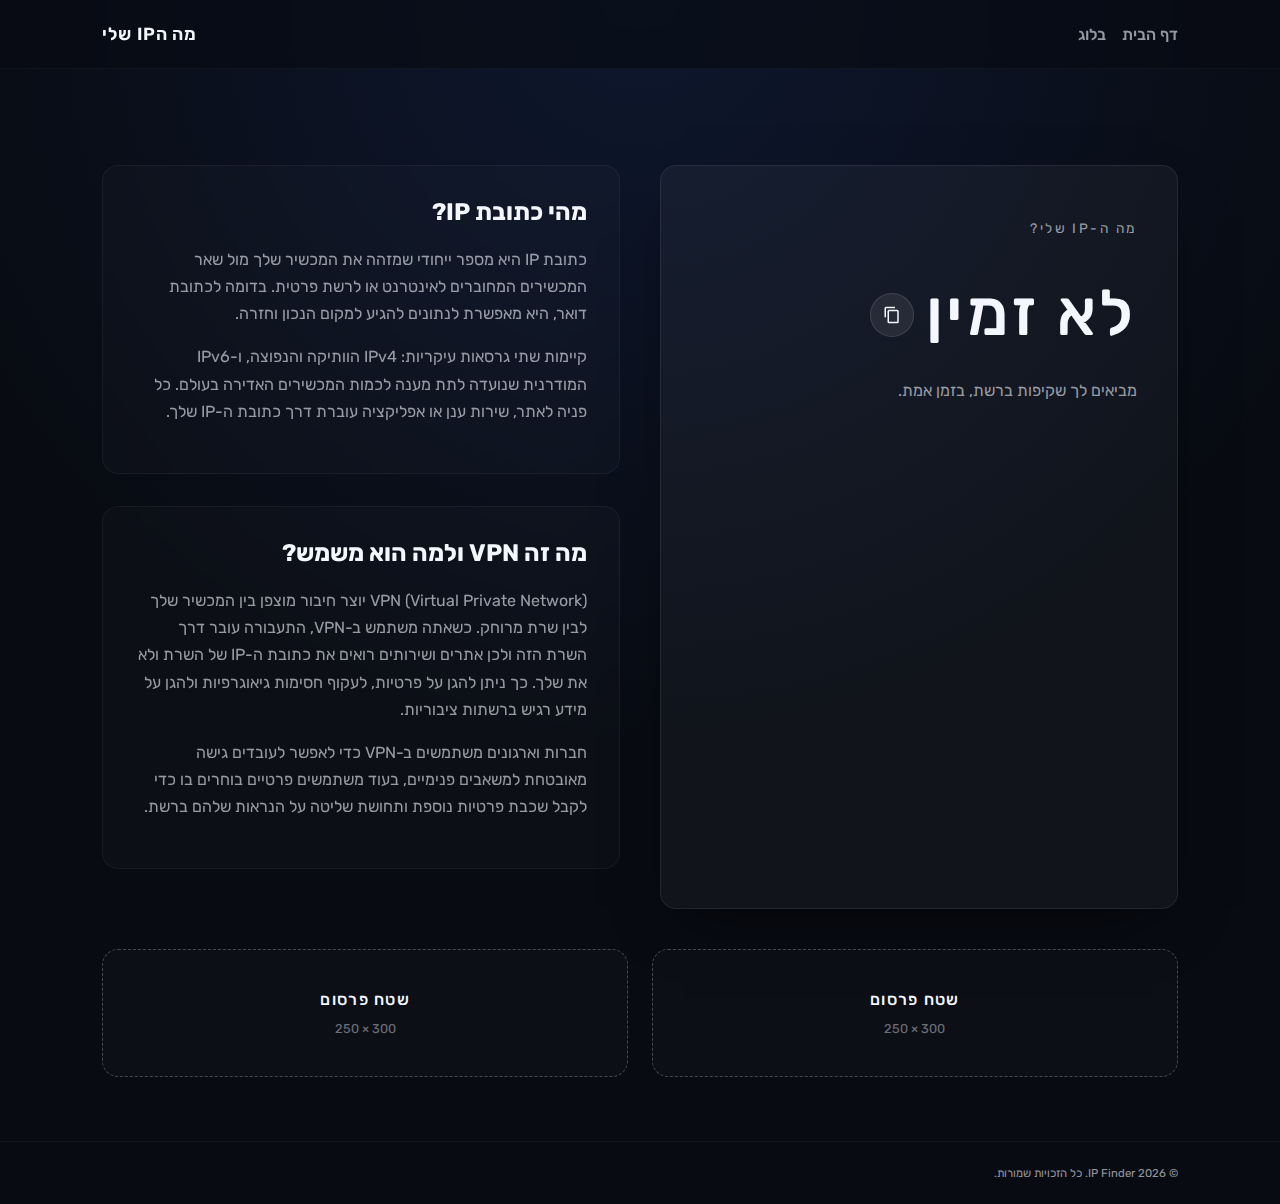
<file: index.html>
<!DOCTYPE html>
<html lang="he">
  <head>
    <meta name="google-site-verification" content="g8O3_bgixmMs8ICVXeiNqEbZn5rXTxTWrAmD6I72TaQ" />
    <script async src="https://pagead2.googlesyndication.com/pagead/js/adsbygoogle.js?client=ca-pub-3962742647569998"
     crossorigin="anonymous"></script>
    <meta charset="UTF-8" />
    <meta name="viewport" content="width=device-width, initial-scale=1.0" />
    <title>IP Finder</title>
    <link rel="stylesheet" href="styles.css" />
    <link rel="icon" type="image/svg+xml" href="favicon.svg" />
    <link rel="preconnect" href="https://fonts.googleapis.com" />
    <link rel="preconnect" href="https://fonts.gstatic.com" crossorigin />
    <link
      href="https://fonts.googleapis.com/css2?family=Rubik:wght@300;400;500;600&display=swap"
      rel="stylesheet"
    />
  </head>
  <body>
    <header class="site-header">
      <a class="brand" href="index.html">מה הIP שלי</a>
      <nav>
        <a href="index.html">דף הבית</a>
        <a href="blog.html">בלוג</a>
      </nav>
    </header>

    <main class="hero">
      <section class="ip-card">
        <p class="eyebrow">מה ה-IP שלי?</p>
        <div class="ip-row">
          <h1 id="ip-address">—</h1>
          <button class="copy-domain" type="button" aria-label="העתקת הדומיין">
            <svg viewBox="0 0 24 24" aria-hidden="true">
              <path
                d="M16 1H4a2 2 0 0 0-2 2v12h2V3h12V1zm3 4H8a2 2 0 0 0-2 2v14a2 2 0 0 0 2 2h11a2 2 0 0 0 2-2V7a2 2 0 0 0-2-2zm0 16H8V7h11v14z"
              />
            </svg>
            <span class="sr-only">העתק דומיין</span>
          </button>
        </div>
        <p class="subtext">מביאים לך שקיפות ברשת, בזמן אמת.</p>
      </section>

      <section class="info">
        <article>
          <h2>מהי כתובת IP?</h2>
          <p>
            כתובת IP היא מספר ייחודי שמזהה את המכשיר שלך מול שאר המכשירים המחוברים לאינטרנט
            או לרשת פרטית. בדומה לכתובת דואר, היא מאפשרת לנתונים להגיע למקום הנכון וחזרה.
          </p>
          <p>
            קיימות שתי גרסאות עיקריות: IPv4 הוותיקה והנפוצה, ו-IPv6 המודרנית שנועדה לתת מענה
            לכמות המכשירים האדירה בעולם. כל פניה לאתר, שירות ענן או אפליקציה עוברת דרך כתובת
            ה-IP שלך.
          </p>
        </article>

        <article>
          <h2>מה זה VPN ולמה הוא משמש?</h2>
          <p>
            VPN (Virtual Private Network) יוצר חיבור מוצפן בין המכשיר שלך לבין שרת מרוחק.
            כשאתה משתמש ב-VPN, התעבורה עובר דרך השרת הזה ולכן אתרים ושירותים רואים את כתובת ה-IP
            של השרת ולא את שלך. כך ניתן להגן על פרטיות, לעקוף חסימות גיאוגרפיות ולהגן על מידע
            רגיש ברשתות ציבוריות.
          </p>
          <p>
            חברות וארגונים משתמשים ב-VPN כדי לאפשר לעובדים גישה מאובטחת למשאבים פנימיים, בעוד
            משתמשים פרטיים בוחרים בו כדי לקבל שכבת פרטיות נוספת ותחושת שליטה על הנראות שלהם
            ברשת.
          </p>
        </article>
      </section>

      <section class="ads">
        <div class="ad-slot">
          <span>שטח פרסום</span>
          <small>300 × 250</small>
        </div>
        <div class="ad-slot">
          <span>שטח פרסום</span>
          <small>300 × 250</small>
        </div>
      </section>
    </main>

    <footer class="site-footer">
      <small>© <span id="year"></span> IP Finder. כל הזכויות שמורות.</small>
    </footer>

    <script src="script.js"></script>
  </body>
</html>
</file>
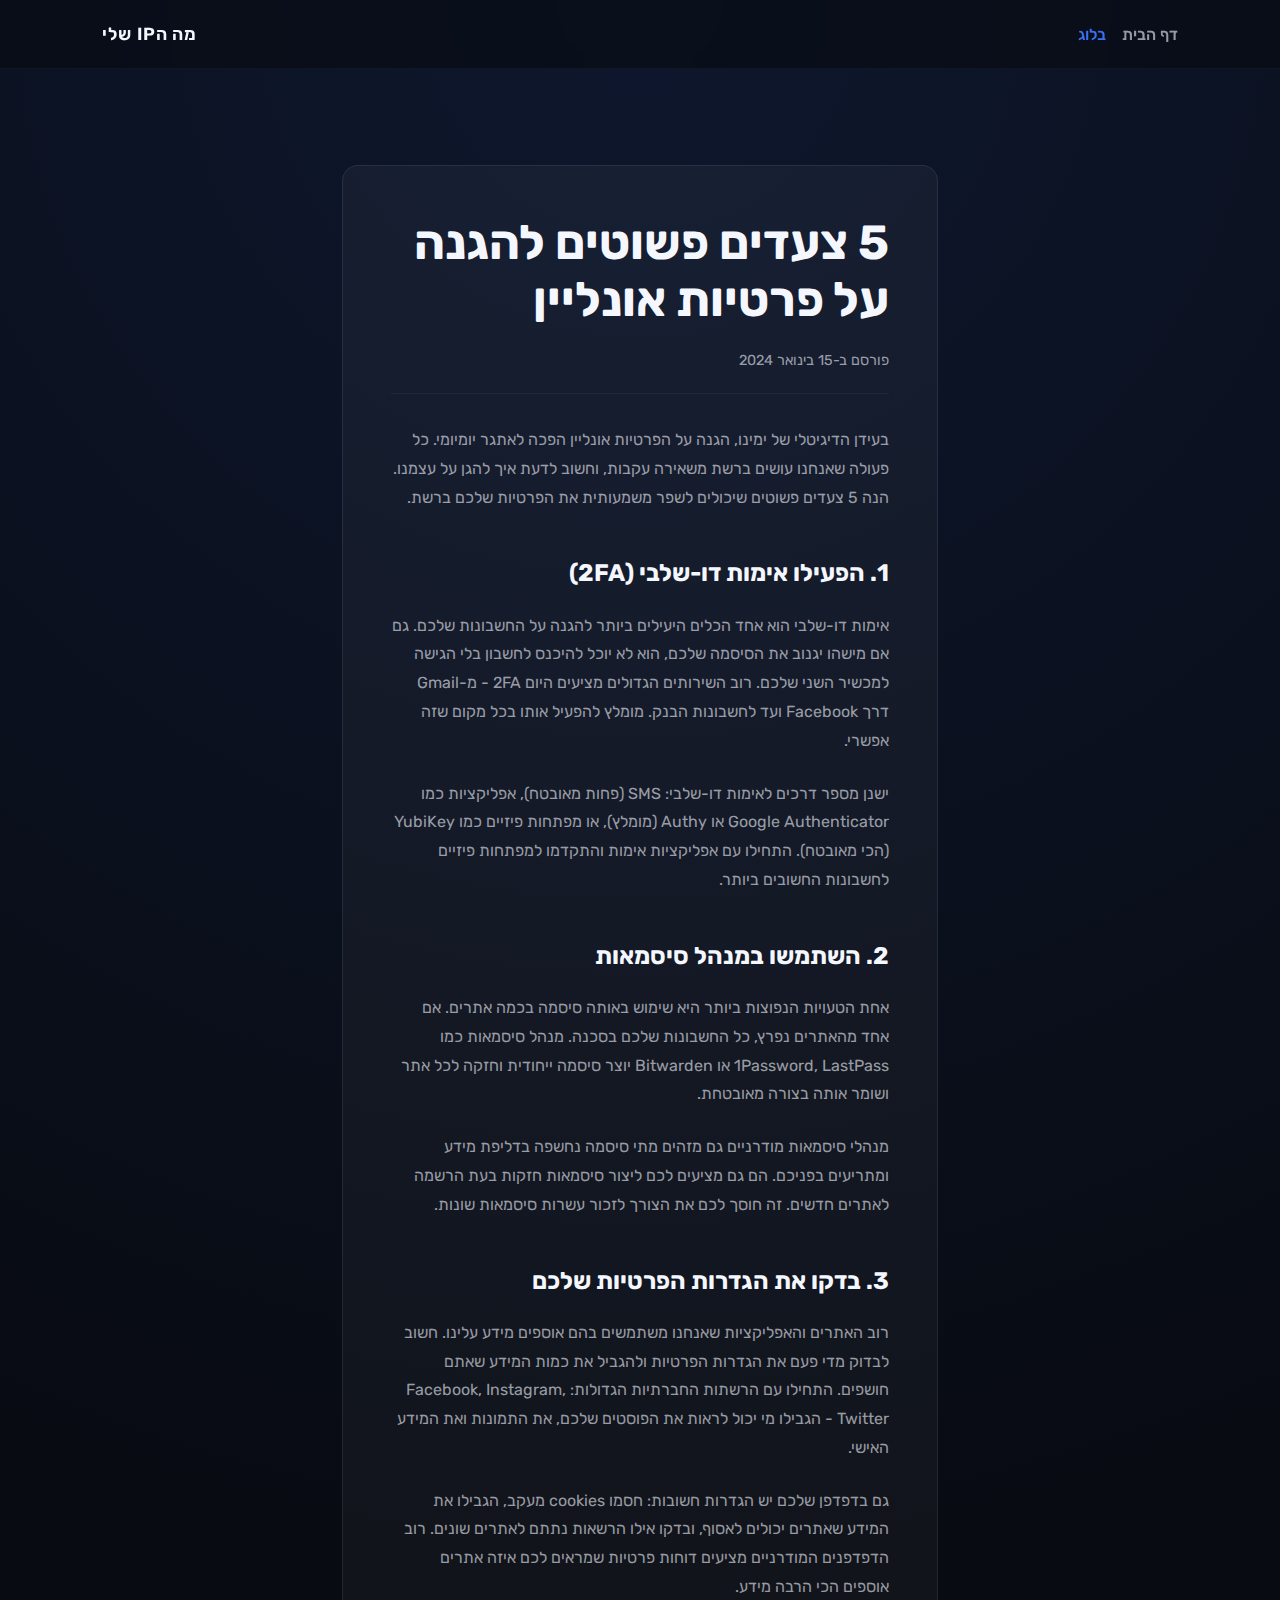
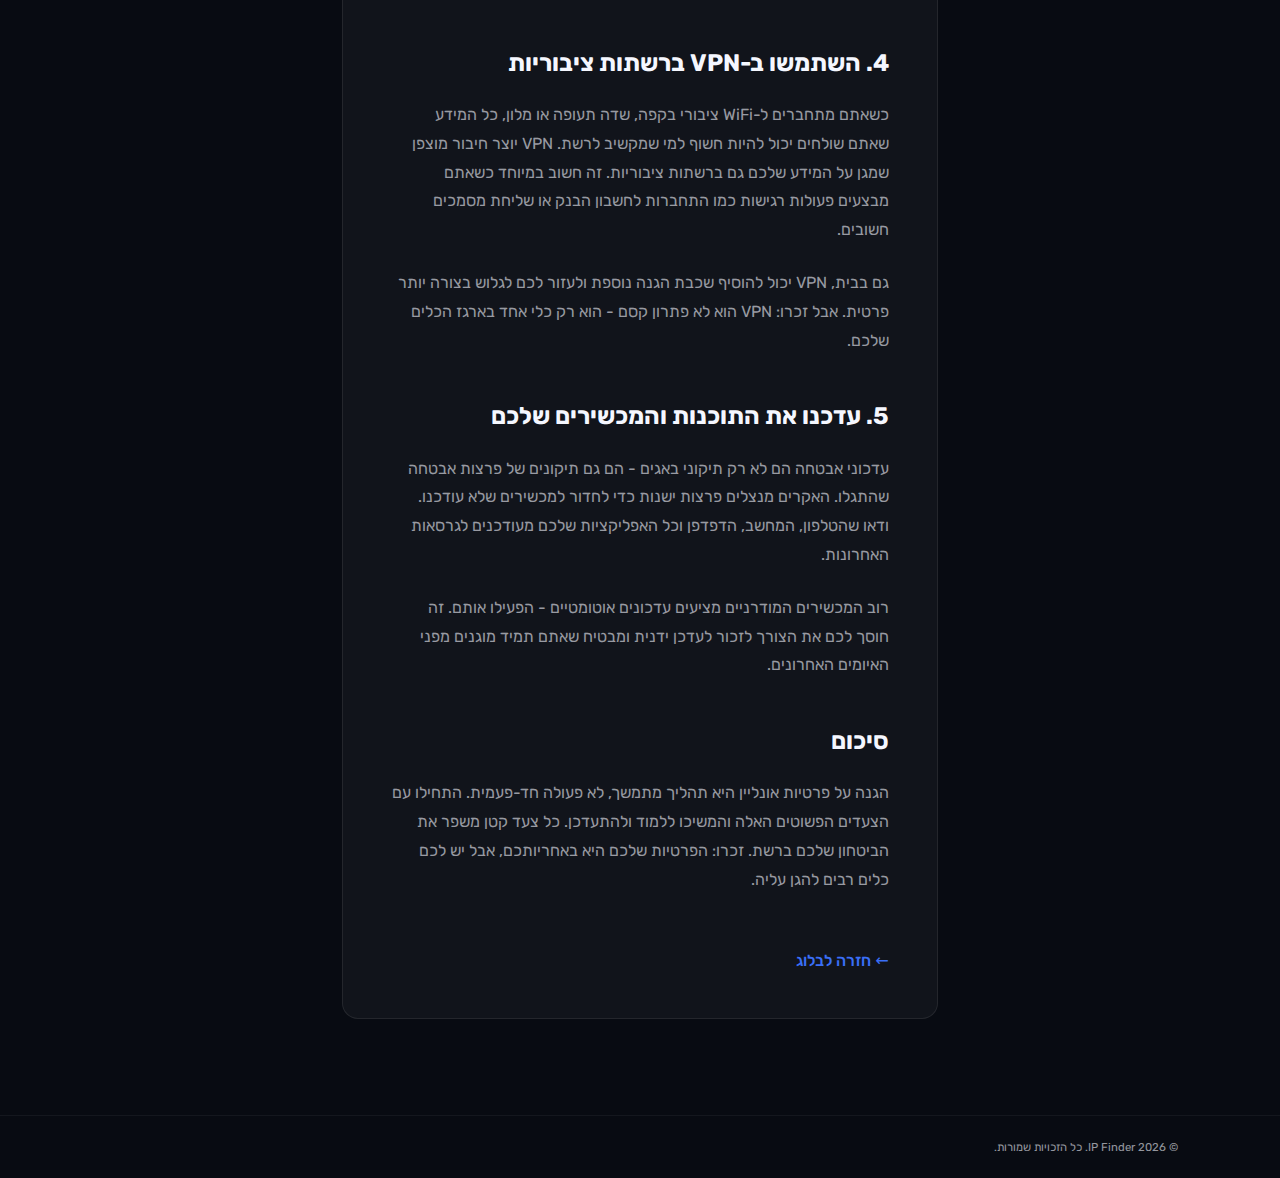
<file: blog-1.html>
<!DOCTYPE html>
<html lang="he">
  <head>
    <meta charset="UTF-8" />
    <meta name="viewport" content="width=device-width, initial-scale=1.0" />
    <title>5 צעדים פשוטים להגנה על פרטיות אונליין - מדריך מקיף | מה הIP שלי</title>
    <meta name="description" content="למדו 5 צעדים פשוטים להגנה על הפרטיות שלכם ברשת: אימות דו-שלבי, מנהל סיסמאות, הגדרות פרטיות, VPN ועדכונים. מדריך מפורט עם טיפים מעשיים." />
    <meta name="keywords" content="הגנה על פרטיות, אבטחת מידע, אימות דו-שלבי, מנהל סיסמאות, VPN, פרטיות ברשת, אבטחה דיגיטלית" />
    <link rel="canonical" href="https://yourdomain.com/blog-1.html" />
    
    <!-- Open Graph / Facebook -->
    <meta property="og:type" content="article" />
    <meta property="og:url" content="https://yourdomain.com/blog-1.html" />
    <meta property="og:title" content="5 צעדים פשוטים להגנה על פרטיות אונליין" />
    <meta property="og:description" content="למדו 5 צעדים פשוטים להגנה על הפרטיות שלכם ברשת: אימות דו-שלבי, מנהל סיסמאות, הגדרות פרטיות, VPN ועדכונים." />
    <meta property="og:image" content="https://yourdomain.com/og-image.jpg" />
    <meta property="article:published_time" content="2024-01-15T00:00:00+02:00" />
    
    <!-- Twitter -->
    <meta property="twitter:card" content="summary_large_image" />
    <meta property="twitter:url" content="https://yourdomain.com/blog-1.html" />
    <meta property="twitter:title" content="5 צעדים פשוטים להגנה על פרטיות אונליין" />
    <meta property="twitter:description" content="למדו 5 צעדים פשוטים להגנה על הפרטיות שלכם ברשת: אימות דו-שלבי, מנהל סיסמאות, הגדרות פרטיות, VPN ועדכונים." />
    <meta property="twitter:image" content="https://yourdomain.com/og-image.jpg" />
    <script async src="https://pagead2.googlesyndication.com/pagead/js/adsbygoogle.js?client=ca-pub-3962742647569998"
     crossorigin="anonymous"></script>
    <link rel="stylesheet" href="styles.css" />
    <link rel="icon" type="image/svg+xml" href="favicon.svg" />
    <link rel="preconnect" href="https://fonts.googleapis.com" />
    <link rel="preconnect" href="https://fonts.gstatic.com" crossorigin />
    <link
      href="https://fonts.googleapis.com/css2?family=Rubik:wght@300;400;500;600&display=swap"
      rel="stylesheet"
    />
    
    <script type="application/ld+json">
    {
      "@context": "https://schema.org",
      "@type": "Article",
      "headline": "5 צעדים פשוטים להגנה על פרטיות אונליין",
      "description": "למדו 5 צעדים פשוטים להגנה על הפרטיות שלכם ברשת: אימות דו-שלבי, מנהל סיסמאות, הגדרות פרטיות, VPN ועדכונים.",
      "image": "https://yourdomain.com/og-image.jpg",
      "author": {
        "@type": "Organization",
        "name": "מה הIP שלי"
      },
      "publisher": {
        "@type": "Organization",
        "name": "מה הIP שלי",
        "logo": {
          "@type": "ImageObject",
          "url": "https://yourdomain.com/favicon.svg"
        }
      },
      "datePublished": "2024-01-15T00:00:00+02:00",
      "dateModified": "2024-01-15T00:00:00+02:00",
      "mainEntityOfPage": {
        "@type": "WebPage",
        "@id": "https://yourdomain.com/blog-1.html"
      }
    }
    </script>
  </head>
  <body>
    <header class="site-header">
      <a class="brand" href="index.html">מה הIP שלי</a>
      <nav>
        <a href="index.html">דף הבית</a>
        <a class="active" href="blog.html">בלוג</a>
      </nav>
    </header>

    <main class="blog-post">
      <article>
        <h1>5 צעדים פשוטים להגנה על פרטיות אונליין</h1>
        <div class="meta">פורסם ב-15 בינואר 2024</div>
        <div class="content">
          <p>
            בעידן הדיגיטלי של ימינו, הגנה על הפרטיות אונליין הפכה לאתגר יומיומי. כל פעולה שאנחנו
            עושים ברשת משאירה עקבות, וחשוב לדעת איך להגן על עצמנו. הנה 5 צעדים פשוטים שיכולים
            לשפר משמעותית את הפרטיות שלכם ברשת.
          </p>

          <h2>1. הפעילו אימות דו-שלבי (2FA)</h2>
          <p>
            אימות דו-שלבי הוא אחד הכלים היעילים ביותר להגנה על החשבונות שלכם. גם אם מישהו יגנוב
            את הסיסמה שלכם, הוא לא יוכל להיכנס לחשבון בלי הגישה למכשיר השני שלכם. רוב השירותים
            הגדולים מציעים היום 2FA - מ-Gmail דרך Facebook ועד לחשבונות הבנק. מומלץ להפעיל אותו
            בכל מקום שזה אפשרי.
          </p>
          <p>
            ישנן מספר דרכים לאימות דו-שלבי: SMS (פחות מאובטח), אפליקציות כמו Google Authenticator
            או Authy (מומלץ), או מפתחות פיזיים כמו YubiKey (הכי מאובטח). התחילו עם אפליקציות
            אימות והתקדמו למפתחות פיזיים לחשבונות החשובים ביותר.
          </p>

          <h2>2. השתמשו במנהל סיסמאות</h2>
          <p>
            אחת הטעויות הנפוצות ביותר היא שימוש באותה סיסמה בכמה אתרים. אם אחד מהאתרים נפרץ,
            כל החשבונות שלכם בסכנה. מנהל סיסמאות כמו 1Password, LastPass או Bitwarden יוצר סיסמה
            ייחודית וחזקה לכל אתר ושומר אותה בצורה מאובטחת.
          </p>
          <p>
            מנהלי סיסמאות מודרניים גם מזהים מתי סיסמה נחשפה בדליפת מידע ומתריעים בפניכם. הם גם
            מציעים לכם ליצור סיסמאות חזקות בעת הרשמה לאתרים חדשים. זה חוסך לכם את הצורך לזכור
            עשרות סיסמאות שונות.
          </p>

          <h2>3. בדקו את הגדרות הפרטיות שלכם</h2>
          <p>
            רוב האתרים והאפליקציות שאנחנו משתמשים בהם אוספים מידע עלינו. חשוב לבדוק מדי פעם את
            הגדרות הפרטיות ולהגביל את כמות המידע שאתם חושפים. התחילו עם הרשתות החברתיות הגדולות:
            Facebook, Instagram, Twitter - הגבילו מי יכול לראות את הפוסטים שלכם, את התמונות
            ואת המידע האישי.
          </p>
          <p>
            גם בדפדפן שלכם יש הגדרות חשובות: חסמו cookies מעקב, הגבילו את המידע שאתרים יכולים
            לאסוף, ובדקו אילו הרשאות נתתם לאתרים שונים. רוב הדפדפנים המודרניים מציעים דוחות
            פרטיות שמראים לכם איזה אתרים אוספים הכי הרבה מידע.
          </p>

          <h2>4. השתמשו ב-VPN ברשתות ציבוריות</h2>
          <p>
            כשאתם מתחברים ל-WiFi ציבורי בקפה, שדה תעופה או מלון, כל המידע שאתם שולחים יכול
            להיות חשוף למי שמקשיב לרשת. VPN יוצר חיבור מוצפן שמגן על המידע שלכם גם ברשתות
            ציבוריות. זה חשוב במיוחד כשאתם מבצעים פעולות רגישות כמו התחברות לחשבון הבנק או
            שליחת מסמכים חשובים.
          </p>
          <p>
            גם בבית, VPN יכול להוסיף שכבת הגנה נוספת ולעזור לכם לגלוש בצורה יותר פרטית. אבל
            זכרו: VPN הוא לא פתרון קסם - הוא רק כלי אחד בארגז הכלים שלכם.
          </p>

          <h2>5. עדכנו את התוכנות והמכשירים שלכם</h2>
          <p>
            עדכוני אבטחה הם לא רק תיקוני באגים - הם גם תיקונים של פרצות אבטחה שהתגלו. האקרים
            מנצלים פרצות ישנות כדי לחדור למכשירים שלא עודכנו. ודאו שהטלפון, המחשב, הדפדפן
            וכל האפליקציות שלכם מעודכנים לגרסאות האחרונות.
          </p>
          <p>
            רוב המכשירים המודרניים מציעים עדכונים אוטומטיים - הפעילו אותם. זה חוסך לכם את
            הצורך לזכור לעדכן ידנית ומבטיח שאתם תמיד מוגנים מפני האיומים האחרונים.
          </p>

          <h2>סיכום</h2>
          <p>
            הגנה על פרטיות אונליין היא תהליך מתמשך, לא פעולה חד-פעמית. התחילו עם הצעדים הפשוטים
            האלה והמשיכו ללמוד ולהתעדכן. כל צעד קטן משפר את הביטחון שלכם ברשת. זכרו: הפרטיות
            שלכם היא באחריותכם, אבל יש לכם כלים רבים להגן עליה.
          </p>
        </div>
        <a href="blog.html" class="back-link">← חזרה לבלוג</a>
      </article>
    </main>

    <footer class="site-footer">
      <small>© <span id="year"></span> IP Finder. כל הזכויות שמורות.</small>
    </footer>

    <script src="script.js" defer></script>
  </body>
</html>
</file>
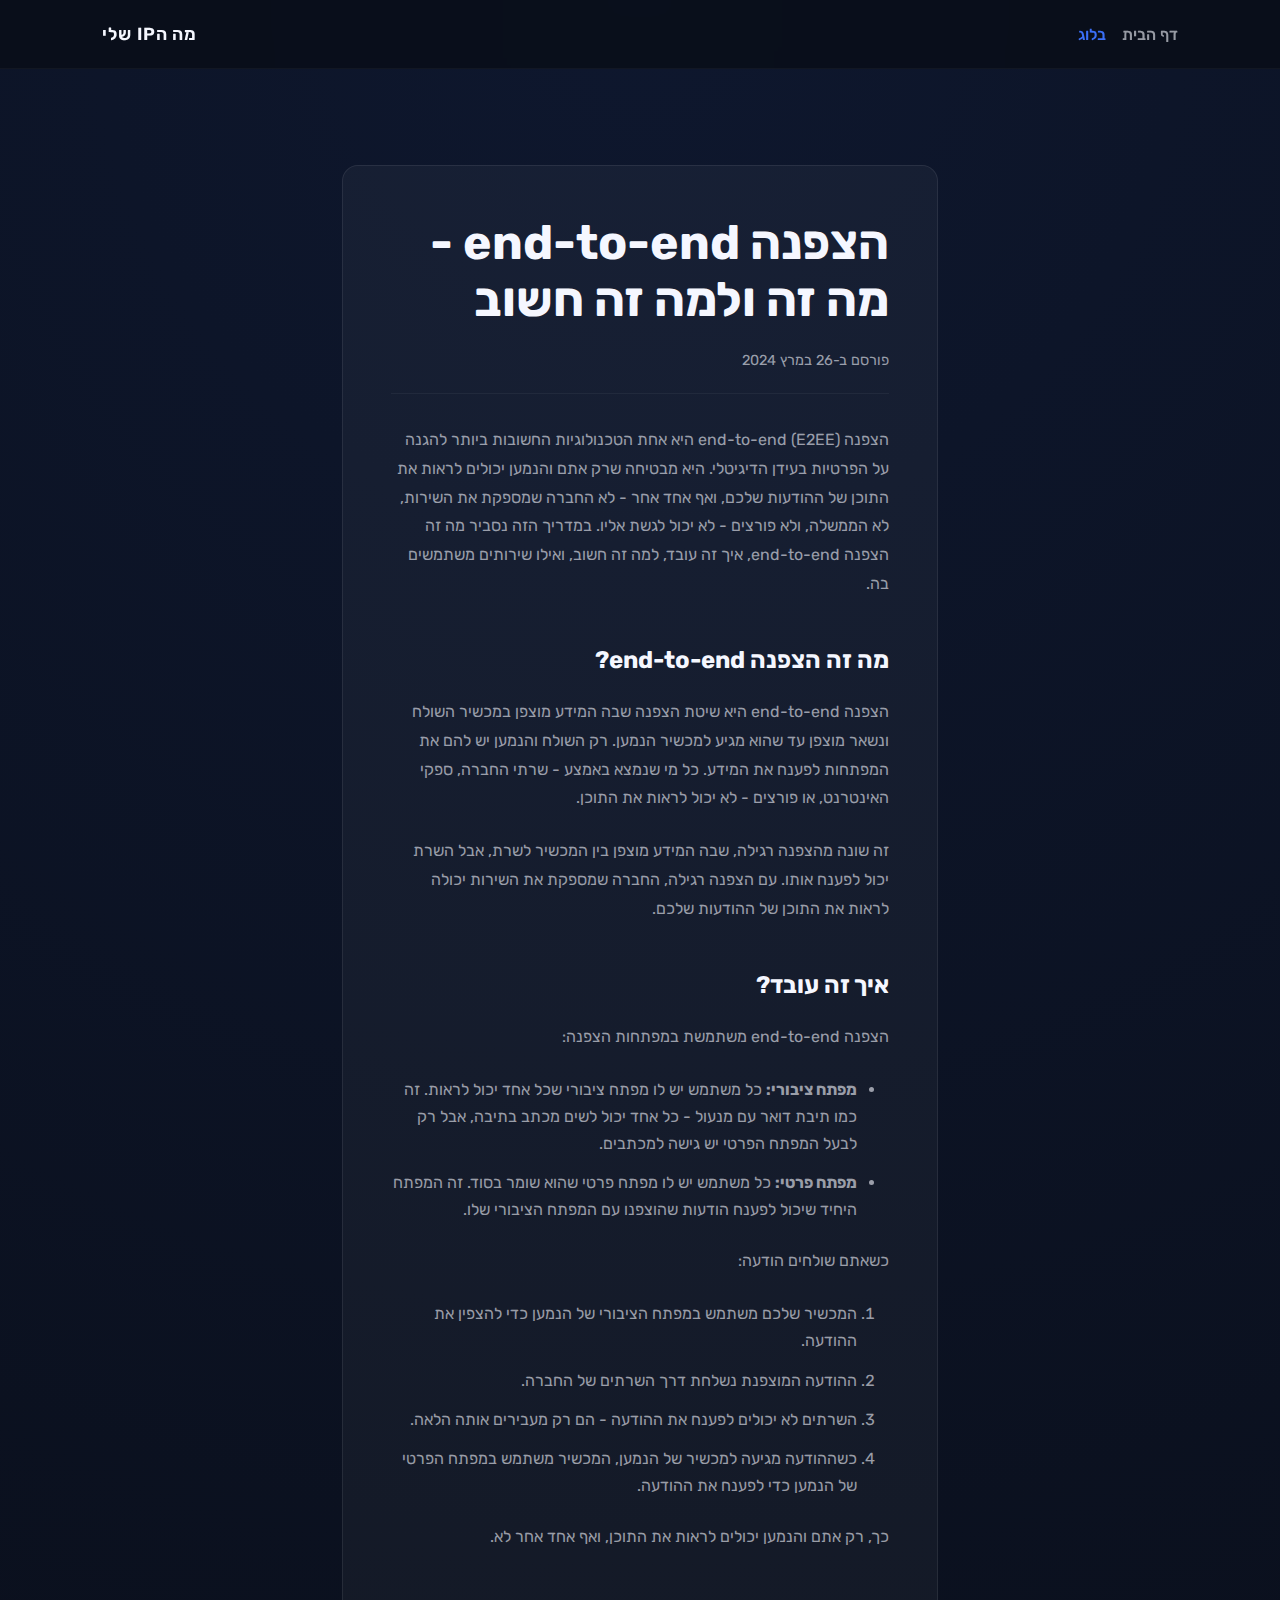
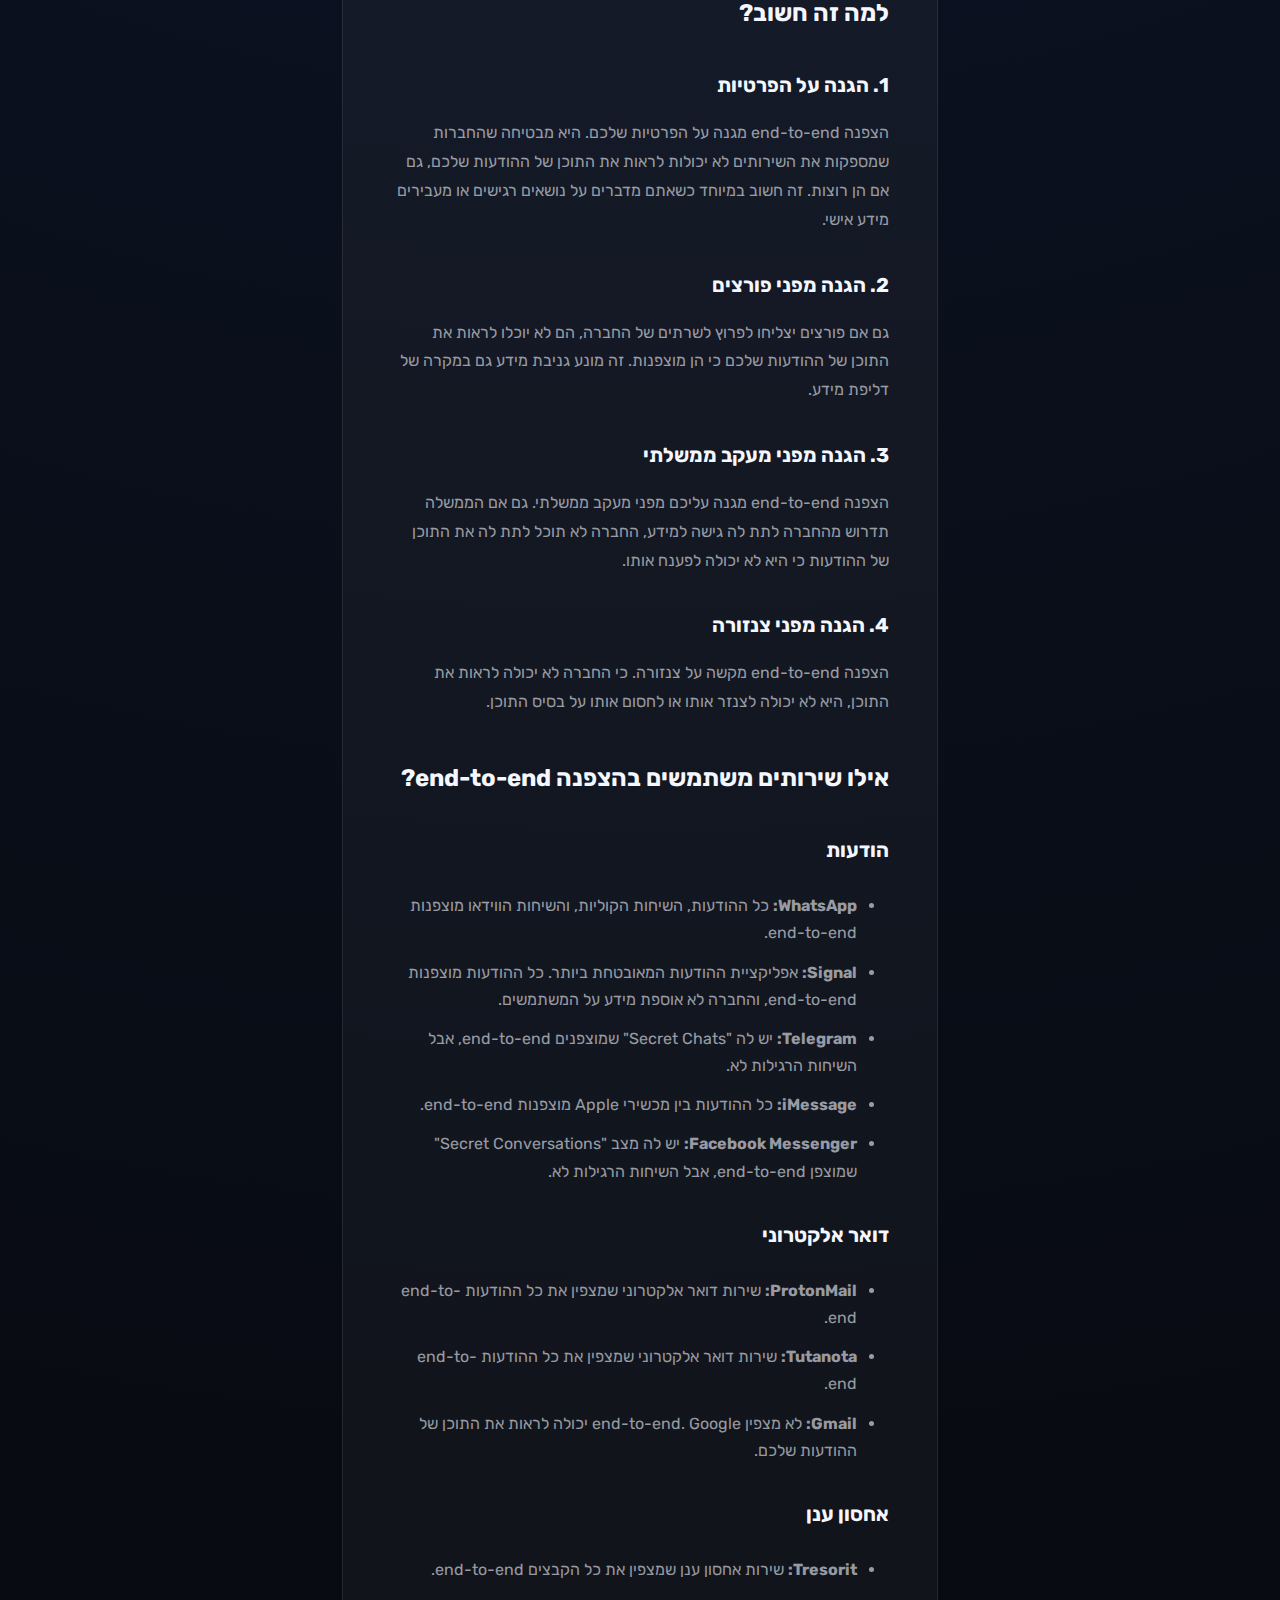
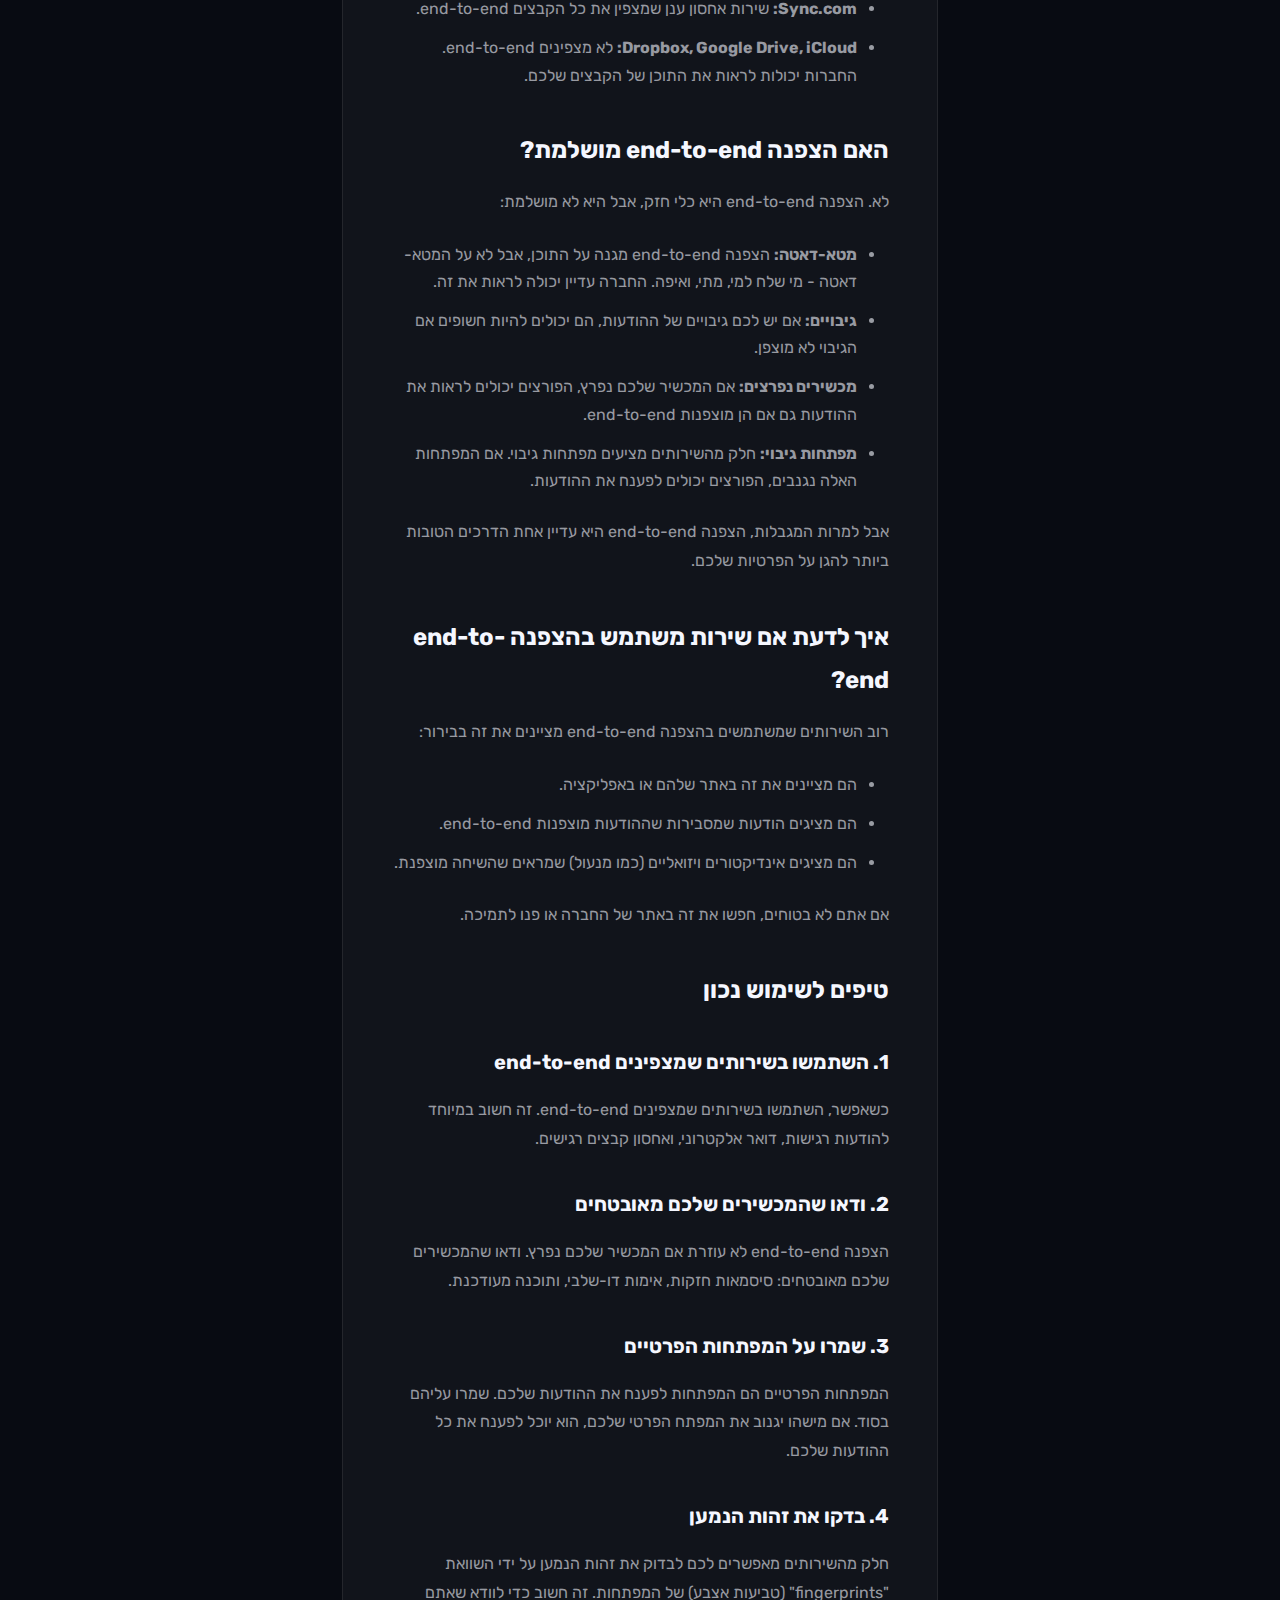
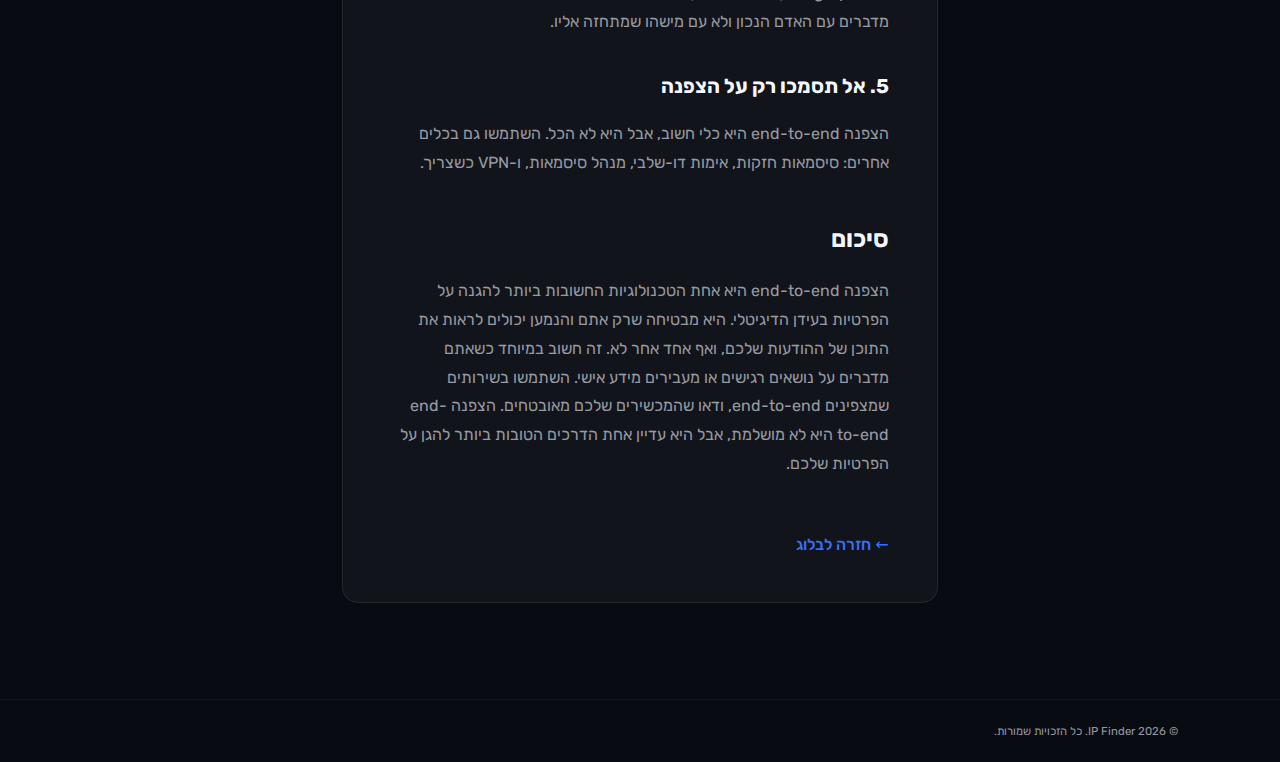
<file: blog-10.html>
<!DOCTYPE html>
<html lang="he">
  <head>
    <meta charset="UTF-8" />
    <meta name="viewport" content="width=device-width, initial-scale=1.0" />
    <title>הצפנה end-to-end - מה זה ולמה זה חשוב | מה הIP שלי</title>
    <meta name="description" content="הצפנה end-to-end היא אחת הטכנולוגיות החשובות ביותר להגנה על הפרטיות. למדו מה זה, איך זה עובד, למה זה חשוב, ואילו שירותים משתמשים בה." />
    <meta name="keywords" content="הצפנה end-to-end, E2EE, פרטיות, אבטחת מידע, הצפנה, הגנה על מידע, פרטיות דיגיטלית" />
    <link rel="canonical" href="https://yourdomain.com/blog-10.html" />
    
    <!-- Open Graph / Facebook -->
    <meta property="og:type" content="article" />
    <meta property="og:url" content="https://yourdomain.com/blog-10.html" />
    <meta property="og:title" content="הצפנה end-to-end - מה זה ולמה זה חשוב" />
    <meta property="og:description" content="הצפנה end-to-end היא אחת הטכנולוגיות החשובות ביותר להגנה על הפרטיות. למדו מה זה, איך זה עובד, למה זה חשוב, ואילו שירותים משתמשים בה." />
    <meta property="og:image" content="https://yourdomain.com/og-image.jpg" />
    <meta property="article:published_time" content="2024-03-26T00:00:00+02:00" />
    
    <!-- Twitter -->
    <meta property="twitter:card" content="summary_large_image" />
    <meta property="twitter:url" content="https://yourdomain.com/blog-10.html" />
    <meta property="twitter:title" content="הצפנה end-to-end - מה זה ולמה זה חשוב" />
    <meta property="twitter:description" content="הצפנה end-to-end היא אחת הטכנולוגיות החשובות ביותר להגנה על הפרטיות. למדו מה זה, איך זה עובד, למה זה חשוב, ואילו שירותים משתמשים בה." />
    <meta property="twitter:image" content="https://yourdomain.com/og-image.jpg" />
    <script async src="https://pagead2.googlesyndication.com/pagead/js/adsbygoogle.js?client=ca-pub-3962742647569998"
     crossorigin="anonymous"></script>
    <link rel="stylesheet" href="styles.css" />
    <link rel="icon" type="image/svg+xml" href="favicon.svg" />
    <link rel="preconnect" href="https://fonts.googleapis.com" />
    <link rel="preconnect" href="https://fonts.gstatic.com" crossorigin />
    <link
      href="https://fonts.googleapis.com/css2?family=Rubik:wght@300;400;500;600&display=swap"
      rel="stylesheet"
    />
    
    <script type="application/ld+json">
    {
      "@context": "https://schema.org",
      "@type": "Article",
      "headline": "הצפנה end-to-end - מה זה ולמה זה חשוב",
      "description": "הצפנה end-to-end היא אחת הטכנולוגיות החשובות ביותר להגנה על הפרטיות. למדו מה זה, איך זה עובד, למה זה חשוב, ואילו שירותים משתמשים בה.",
      "image": "https://yourdomain.com/og-image.jpg",
      "author": {
        "@type": "Organization",
        "name": "מה הIP שלי"
      },
      "publisher": {
        "@type": "Organization",
        "name": "מה הIP שלי",
        "logo": {
          "@type": "ImageObject",
          "url": "https://yourdomain.com/favicon.svg"
        }
      },
      "datePublished": "2024-03-26T00:00:00+02:00",
      "dateModified": "2024-03-26T00:00:00+02:00",
      "mainEntityOfPage": {
        "@type": "WebPage",
        "@id": "https://yourdomain.com/blog-10.html"
      }
    }
    </script>
  </head>
  <body>
    <header class="site-header">
      <a class="brand" href="index.html">מה הIP שלי</a>
      <nav>
        <a href="index.html">דף הבית</a>
        <a class="active" href="blog.html">בלוג</a>
      </nav>
    </header>

    <main class="blog-post">
      <article>
        <h1>הצפנה end-to-end - מה זה ולמה זה חשוב</h1>
        <div class="meta">פורסם ב-26 במרץ 2024</div>
        <div class="content">
          <p>
            הצפנה end-to-end (E2EE) היא אחת הטכנולוגיות החשובות ביותר להגנה על הפרטיות
            בעידן הדיגיטלי. היא מבטיחה שרק אתם והנמען יכולים לראות את התוכן של ההודעות
            שלכם, ואף אחד אחר - לא החברה שמספקת את השירות, לא הממשלה, ולא פורצים - לא
            יכול לגשת אליו. במדריך הזה נסביר מה זה הצפנה end-to-end, איך זה עובד, למה
            זה חשוב, ואילו שירותים משתמשים בה.
          </p>

          <h2>מה זה הצפנה end-to-end?</h2>
          <p>
            הצפנה end-to-end היא שיטת הצפנה שבה המידע מוצפן במכשיר השולח ונשאר מוצפן
            עד שהוא מגיע למכשיר הנמען. רק השולח והנמען יש להם את המפתחות לפענח את
            המידע. כל מי שנמצא באמצע - שרתי החברה, ספקי האינטרנט, או פורצים - לא יכול
            לראות את התוכן.
          </p>
          <p>
            זה שונה מהצפנה רגילה, שבה המידע מוצפן בין המכשיר לשרת, אבל השרת יכול לפענח
            אותו. עם הצפנה רגילה, החברה שמספקת את השירות יכולה לראות את התוכן של ההודעות
            שלכם.
          </p>

          <h2>איך זה עובד?</h2>
          <p>
            הצפנה end-to-end משתמשת במפתחות הצפנה:
          </p>
          <ul>
            <li>
              <strong>מפתח ציבורי:</strong> כל משתמש יש לו מפתח ציבורי שכל אחד יכול
              לראות. זה כמו תיבת דואר עם מנעול - כל אחד יכול לשים מכתב בתיבה, אבל רק
              לבעל המפתח הפרטי יש גישה למכתבים.
            </li>
            <li>
              <strong>מפתח פרטי:</strong> כל משתמש יש לו מפתח פרטי שהוא שומר בסוד. זה
              המפתח היחיד שיכול לפענח הודעות שהוצפנו עם המפתח הציבורי שלו.
            </li>
          </ul>
          <p>
            כשאתם שולחים הודעה:
          </p>
          <ol>
            <li>
              המכשיר שלכם משתמש במפתח הציבורי של הנמען כדי להצפין את ההודעה.
            </li>
            <li>
              ההודעה המוצפנת נשלחת דרך השרתים של החברה.
            </li>
            <li>
              השרתים לא יכולים לפענח את ההודעה - הם רק מעבירים אותה הלאה.
            </li>
            <li>
              כשההודעה מגיעה למכשיר של הנמען, המכשיר משתמש במפתח הפרטי של הנמען כדי
              לפענח את ההודעה.
            </li>
          </ol>
          <p>
            כך, רק אתם והנמען יכולים לראות את התוכן, ואף אחד אחר לא.
          </p>

          <h2>למה זה חשוב?</h2>

          <h3>1. הגנה על הפרטיות</h3>
          <p>
            הצפנה end-to-end מגנה על הפרטיות שלכם. היא מבטיחה שהחברות שמספקות את השירותים
            לא יכולות לראות את התוכן של ההודעות שלכם, גם אם הן רוצות. זה חשוב במיוחד
            כשאתם מדברים על נושאים רגישים או מעבירים מידע אישי.
          </p>

          <h3>2. הגנה מפני פורצים</h3>
          <p>
            גם אם פורצים יצליחו לפרוץ לשרתים של החברה, הם לא יוכלו לראות את התוכן של
            ההודעות שלכם כי הן מוצפנות. זה מונע גניבת מידע גם במקרה של דליפת מידע.
          </p>

          <h3>3. הגנה מפני מעקב ממשלתי</h3>
          <p>
            הצפנה end-to-end מגנה עליכם מפני מעקב ממשלתי. גם אם הממשלה תדרוש מהחברה
            לתת לה גישה למידע, החברה לא תוכל לתת לה את התוכן של ההודעות כי היא לא יכולה
            לפענח אותו.
          </p>

          <h3>4. הגנה מפני צנזורה</h3>
          <p>
            הצפנה end-to-end מקשה על צנזורה. כי החברה לא יכולה לראות את התוכן, היא לא
            יכולה לצנזר אותו או לחסום אותו על בסיס התוכן.
          </p>

          <h2>אילו שירותים משתמשים בהצפנה end-to-end?</h2>

          <h3>הודעות</h3>
          <ul>
            <li>
              <strong>WhatsApp:</strong> כל ההודעות, השיחות הקוליות, והשיחות הווידאו
              מוצפנות end-to-end.
            </li>
            <li>
              <strong>Signal:</strong> אפליקציית ההודעות המאובטחת ביותר. כל ההודעות
              מוצפנות end-to-end, והחברה לא אוספת מידע על המשתמשים.
            </li>
            <li>
              <strong>Telegram:</strong> יש לה "Secret Chats" שמוצפנים end-to-end, אבל
              השיחות הרגילות לא.
            </li>
            <li>
              <strong>iMessage:</strong> כל ההודעות בין מכשירי Apple מוצפנות end-to-end.
            </li>
            <li>
              <strong>Facebook Messenger:</strong> יש לה מצב "Secret Conversations" שמוצפן
              end-to-end, אבל השיחות הרגילות לא.
            </li>
          </ul>

          <h3>דואר אלקטרוני</h3>
          <ul>
            <li>
              <strong>ProtonMail:</strong> שירות דואר אלקטרוני שמצפין את כל ההודעות
              end-to-end.
            </li>
            <li>
              <strong>Tutanota:</strong> שירות דואר אלקטרוני שמצפין את כל ההודעות
              end-to-end.
            </li>
            <li>
              <strong>Gmail:</strong> לא מצפין end-to-end. Google יכולה לראות את התוכן
              של ההודעות שלכם.
            </li>
          </ul>

          <h3>אחסון ענן</h3>
          <ul>
            <li>
              <strong>Tresorit:</strong> שירות אחסון ענן שמצפין את כל הקבצים end-to-end.
            </li>
            <li>
              <strong>Sync.com:</strong> שירות אחסון ענן שמצפין את כל הקבצים end-to-end.
            </li>
            <li>
              <strong>Dropbox, Google Drive, iCloud:</strong> לא מצפינים end-to-end.
              החברות יכולות לראות את התוכן של הקבצים שלכם.
            </li>
          </ul>

          <h2>האם הצפנה end-to-end מושלמת?</h2>
          <p>
            לא. הצפנה end-to-end היא כלי חזק, אבל היא לא מושלמת:
          </p>
          <ul>
            <li>
              <strong>מטא-דאטה:</strong> הצפנה end-to-end מגנה על התוכן, אבל לא על
              המטא-דאטה - מי שלח למי, מתי, ואיפה. החברה עדיין יכולה לראות את זה.
            </li>
            <li>
              <strong>גיבויים:</strong> אם יש לכם גיבויים של ההודעות, הם יכולים להיות
              חשופים אם הגיבוי לא מוצפן.
            </li>
            <li>
              <strong>מכשירים נפרצים:</strong> אם המכשיר שלכם נפרץ, הפורצים יכולים לראות
              את ההודעות גם אם הן מוצפנות end-to-end.
            </li>
            <li>
              <strong>מפתחות גיבוי:</strong> חלק מהשירותים מציעים מפתחות גיבוי. אם
              המפתחות האלה נגנבים, הפורצים יכולים לפענח את ההודעות.
            </li>
          </ul>
          <p>
            אבל למרות המגבלות, הצפנה end-to-end היא עדיין אחת הדרכים הטובות ביותר להגן
            על הפרטיות שלכם.
          </p>

          <h2>איך לדעת אם שירות משתמש בהצפנה end-to-end?</h2>
          <p>
            רוב השירותים שמשתמשים בהצפנה end-to-end מציינים את זה בבירור:
          </p>
          <ul>
            <li>
              הם מציינים את זה באתר שלהם או באפליקציה.
            </li>
            <li>
              הם מציגים הודעות שמסבירות שההודעות מוצפנות end-to-end.
            </li>
            <li>
              הם מציגים אינדיקטורים ויזואליים (כמו מנעול) שמראים שהשיחה מוצפנת.
            </li>
          </ul>
          <p>
            אם אתם לא בטוחים, חפשו את זה באתר של החברה או פנו לתמיכה.
          </p>

          <h2>טיפים לשימוש נכון</h2>

          <h3>1. השתמשו בשירותים שמצפינים end-to-end</h3>
          <p>
            כשאפשר, השתמשו בשירותים שמצפינים end-to-end. זה חשוב במיוחד להודעות רגישות,
            דואר אלקטרוני, ואחסון קבצים רגישים.
          </p>

          <h3>2. ודאו שהמכשירים שלכם מאובטחים</h3>
          <p>
            הצפנה end-to-end לא עוזרת אם המכשיר שלכם נפרץ. ודאו שהמכשירים שלכם מאובטחים:
            סיסמאות חזקות, אימות דו-שלבי, ותוכנה מעודכנת.
          </p>

          <h3>3. שמרו על המפתחות הפרטיים</h3>
          <p>
            המפתחות הפרטיים הם המפתחות לפענח את ההודעות שלכם. שמרו עליהם בסוד. אם
            מישהו יגנוב את המפתח הפרטי שלכם, הוא יוכל לפענח את כל ההודעות שלכם.
          </p>

          <h3>4. בדקו את זהות הנמען</h3>
          <p>
            חלק מהשירותים מאפשרים לכם לבדוק את זהות הנמען על ידי השוואת "fingerprints"
            (טביעות אצבע) של המפתחות. זה חשוב כדי לוודא שאתם מדברים עם האדם הנכון ולא
            עם מישהו שמתחזה אליו.
          </p>

          <h3>5. אל תסמכו רק על הצפנה</h3>
          <p>
            הצפנה end-to-end היא כלי חשוב, אבל היא לא הכל. השתמשו גם בכלים אחרים:
            סיסמאות חזקות, אימות דו-שלבי, מנהל סיסמאות, ו-VPN כשצריך.
          </p>

          <h2>סיכום</h2>
          <p>
            הצפנה end-to-end היא אחת הטכנולוגיות החשובות ביותר להגנה על הפרטיות בעידן
            הדיגיטלי. היא מבטיחה שרק אתם והנמען יכולים לראות את התוכן של ההודעות שלכם,
            ואף אחד אחר לא. זה חשוב במיוחד כשאתם מדברים על נושאים רגישים או מעבירים מידע
            אישי. השתמשו בשירותים שמצפינים end-to-end, ודאו שהמכשירים שלכם מאובטחים.
            הצפנה end-to-end היא לא מושלמת, אבל היא עדיין אחת הדרכים הטובות ביותר להגן
            על הפרטיות שלכם.
          </p>
        </div>
        <a href="blog.html" class="back-link">← חזרה לבלוג</a>
      </article>
    </main>

    <footer class="site-footer">
      <small>© <span id="year"></span> IP Finder. כל הזכויות שמורות.</small>
    </footer>

    <script src="script.js" defer></script>
  </body>
</html>
</file>
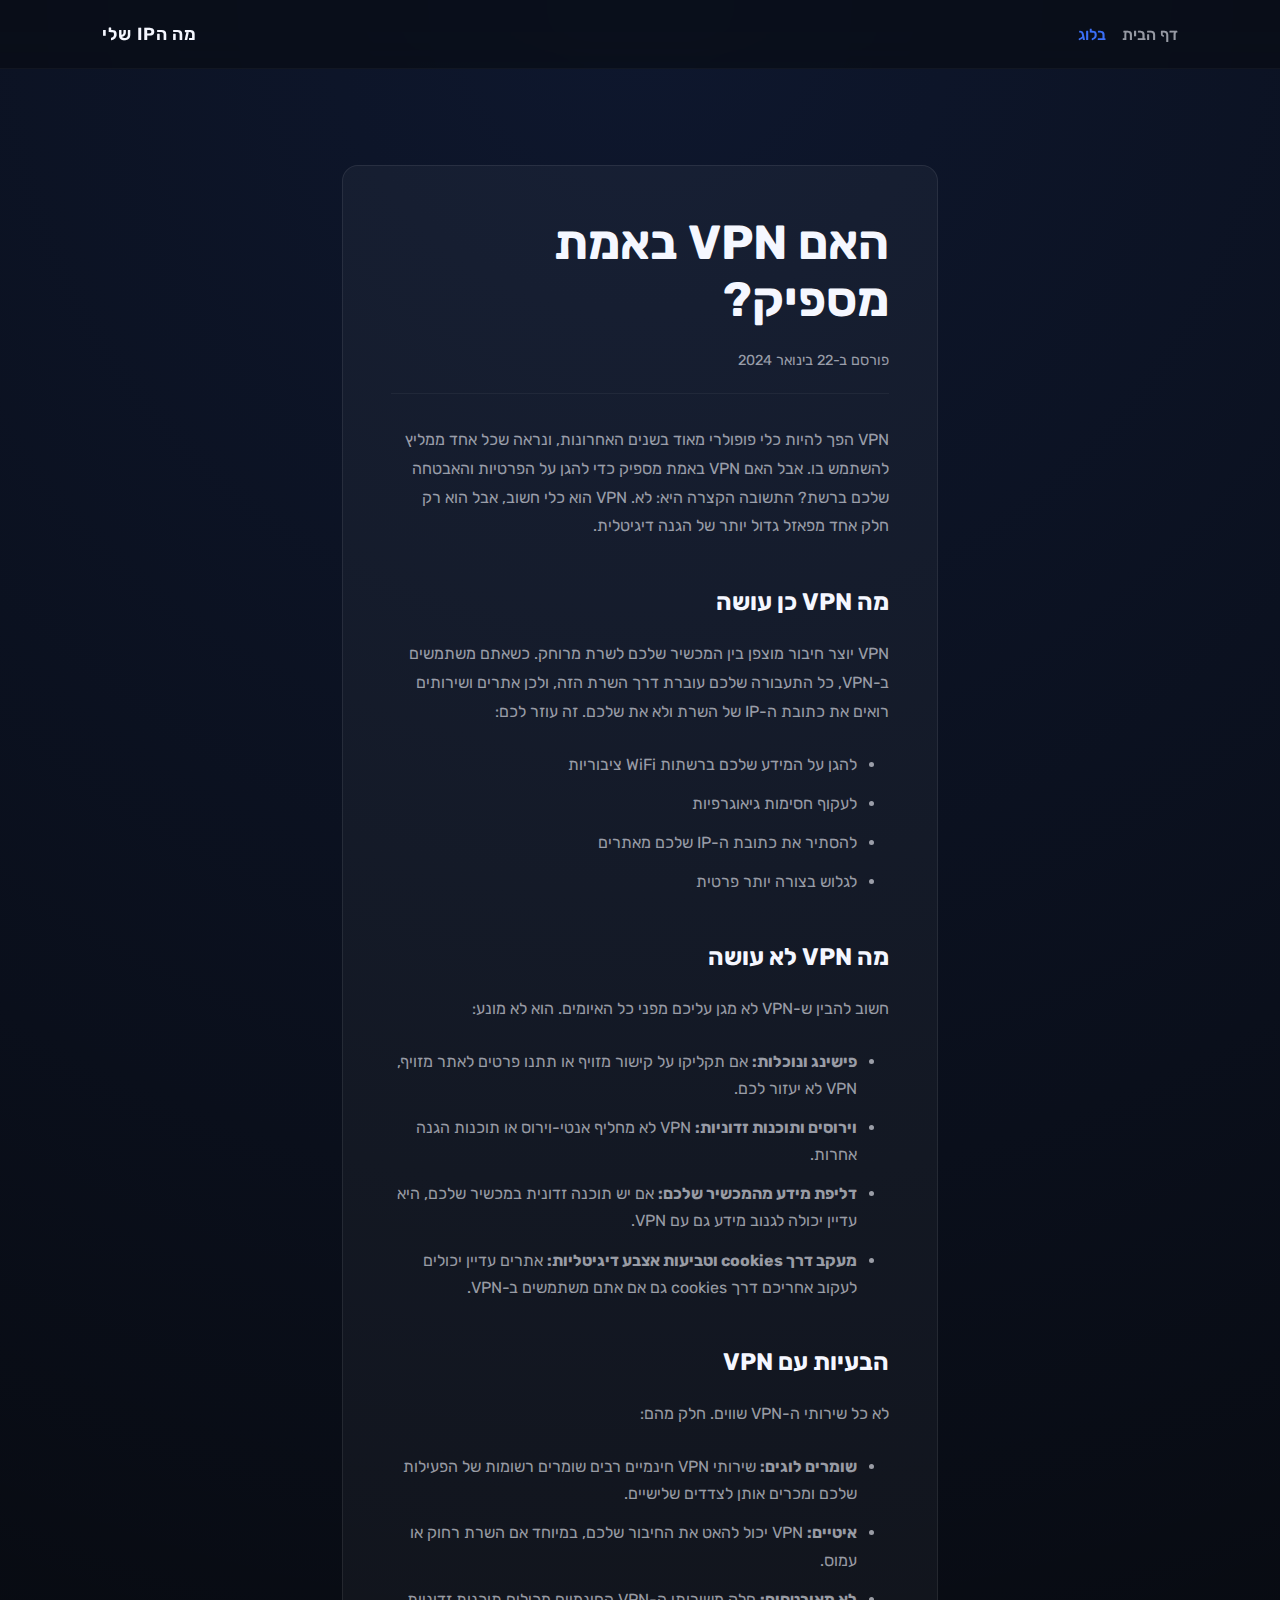
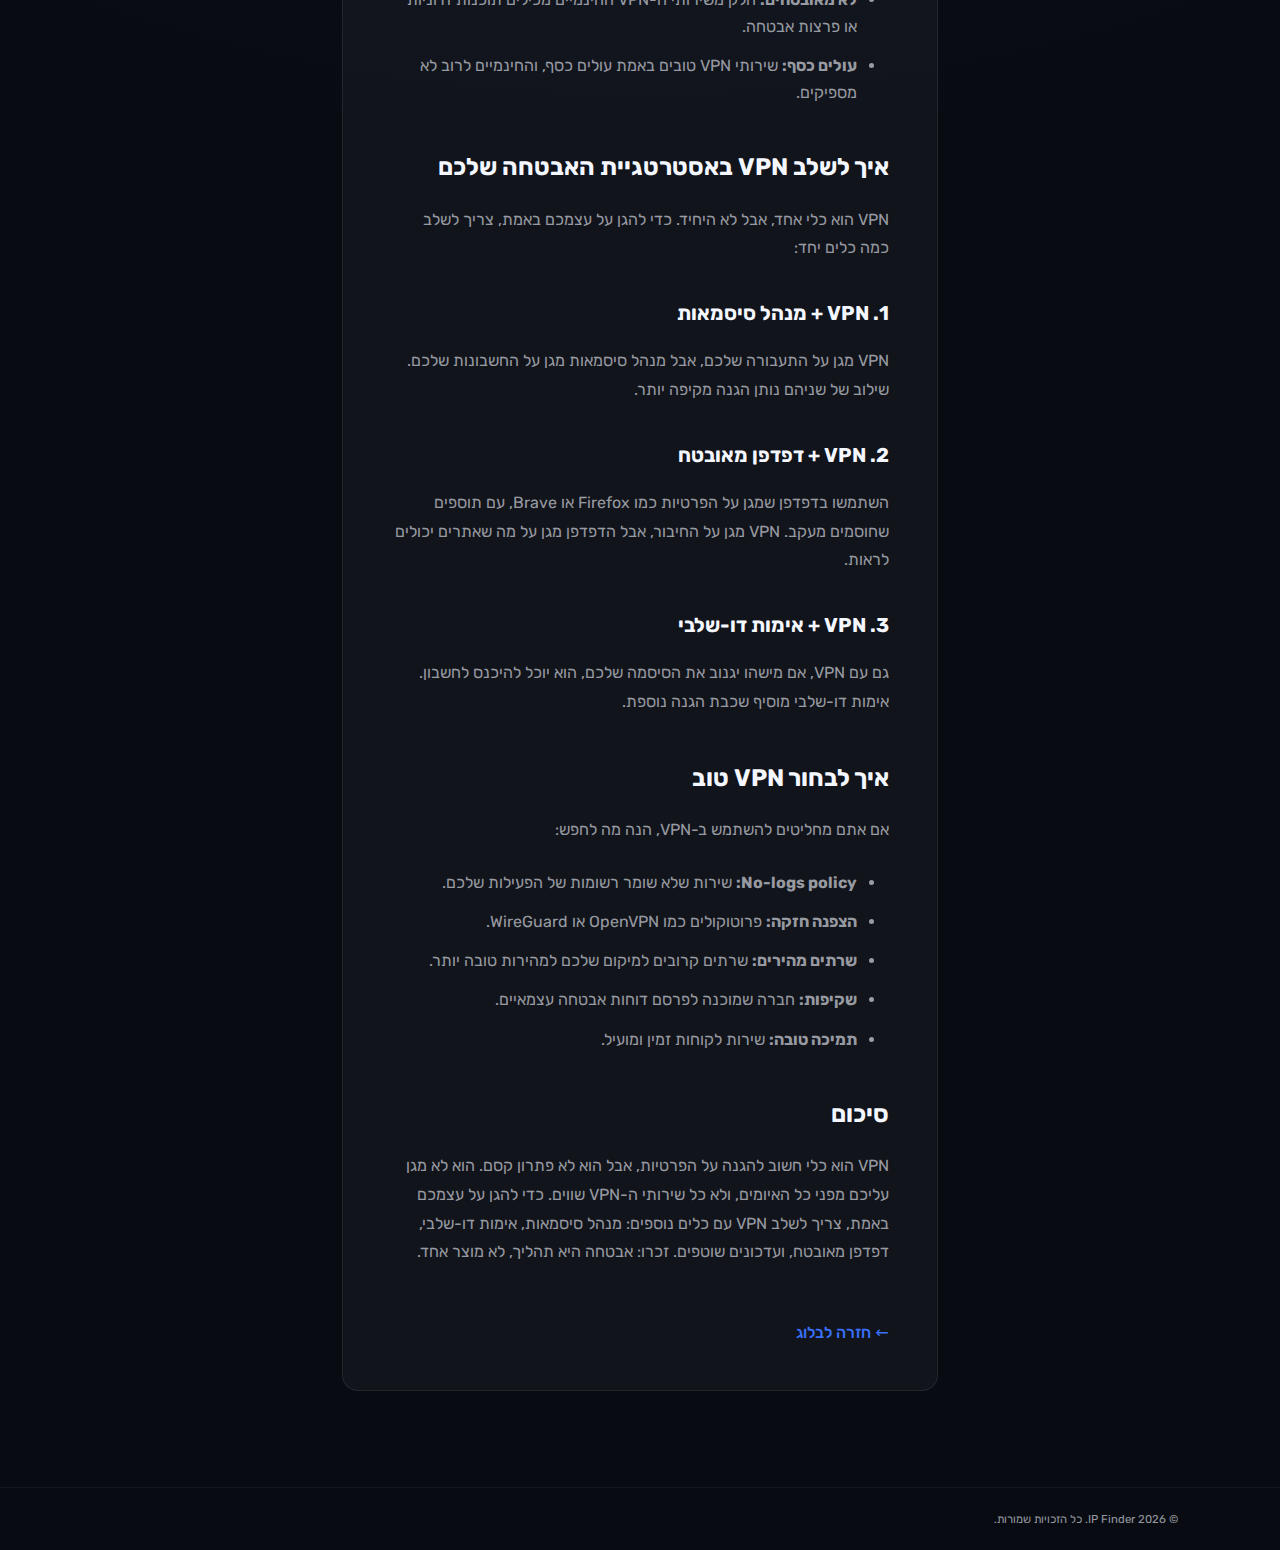
<file: blog-2.html>
<!DOCTYPE html>
<html lang="he">
  <head>
    <!-- Google tag (gtag.js) -->
    <script async src="https://www.googletagmanager.com/gtag/js?id=G-7JMH2MP13M"></script>
    <script>
      window.dataLayer = window.dataLayer || [];
      function gtag(){dataLayer.push(arguments);}
      gtag('js', new Date());
      gtag('config', 'G-7JMH2MP13M');
    </script>
    <meta charset="UTF-8" />
    <meta name="viewport" content="width=device-width, initial-scale=1.0" />
    <title>האם VPN באמת מספיק? - מדריך מקיף לאבטחה דיגיטלית | מה הIP שלי</title>
    <meta name="description" content="VPN הוא כלי חשוב אבל לא מספיק. למדו מה VPN כן עושה, מה הוא לא, ואיך לשלב אותו באסטרטגיית האבטחה האישית שלכם. מדריך מפורט." />
    <meta name="keywords" content="VPN, אבטחת מידע, פרטיות ברשת, אבטחה דיגיטלית, הגנה על מידע, הצפנה" />
    <link rel="canonical" href="https://yourdomain.com/blog-2.html" />
    
    <!-- Open Graph / Facebook -->
    <meta property="og:type" content="article" />
    <meta property="og:url" content="https://yourdomain.com/blog-2.html" />
    <meta property="og:title" content="האם VPN באמת מספיק? - מדריך מקיף לאבטחה דיגיטלית" />
    <meta property="og:description" content="VPN הוא כלי חשוב אבל לא מספיק. למדו מה VPN כן עושה, מה הוא לא, ואיך לשלב אותו באסטרטגיית האבטחה האישית שלכם." />
    <meta property="og:image" content="https://yourdomain.com/og-image.jpg" />
    <meta property="article:published_time" content="2024-01-22T00:00:00+02:00" />
    
    <!-- Twitter -->
    <meta property="twitter:card" content="summary_large_image" />
    <meta property="twitter:url" content="https://yourdomain.com/blog-2.html" />
    <meta property="twitter:title" content="האם VPN באמת מספיק? - מדריך מקיף לאבטחה דיגיטלית" />
    <meta property="twitter:description" content="VPN הוא כלי חשוב אבל לא מספיק. למדו מה VPN כן עושה, מה הוא לא, ואיך לשלב אותו באסטרטגיית האבטחה האישית שלכם." />
    <meta property="twitter:image" content="https://yourdomain.com/og-image.jpg" />
    <script async src="https://pagead2.googlesyndication.com/pagead/js/adsbygoogle.js?client=ca-pub-3962742647569998"
     crossorigin="anonymous"></script>
    <link rel="preload" href="styles.css" as="style" />
    <link rel="stylesheet" href="styles.css" />
    <link rel="icon" type="image/svg+xml" href="favicon.svg" />
    <link rel="preconnect" href="https://fonts.googleapis.com" />
    <link rel="preconnect" href="https://fonts.gstatic.com" crossorigin />
    <link
      href="https://fonts.googleapis.com/css2?family=Rubik:wght@300;400;500;600&display=swap"
      rel="stylesheet"
    />
    
    <script type="application/ld+json">
    {
      "@context": "https://schema.org",
      "@type": "Article",
      "headline": "האם VPN באמת מספיק? - מדריך מקיף לאבטחה דיגיטלית",
      "description": "VPN הוא כלי חשוב אבל לא מספיק. למדו מה VPN כן עושה, מה הוא לא, ואיך לשלב אותו באסטרטגיית האבטחה האישית שלכם.",
      "image": "https://yourdomain.com/og-image.jpg",
      "author": {
        "@type": "Organization",
        "name": "מה הIP שלי"
      },
      "publisher": {
        "@type": "Organization",
        "name": "מה הIP שלי",
        "logo": {
          "@type": "ImageObject",
          "url": "https://yourdomain.com/favicon.svg"
        }
      },
      "datePublished": "2024-01-22T00:00:00+02:00",
      "dateModified": "2024-01-22T00:00:00+02:00",
      "mainEntityOfPage": {
        "@type": "WebPage",
        "@id": "https://yourdomain.com/blog-2.html"
      }
    }
    </script>
  </head>
  <body>
    <header class="site-header">
      <a class="brand" href="index.html">מה הIP שלי</a>
      <nav>
        <a href="index.html">דף הבית</a>
        <a class="active" href="blog.html">בלוג</a>
      </nav>
    </header>

    <main class="blog-post">
      <article>
        <h1>האם VPN באמת מספיק?</h1>
        <div class="meta">פורסם ב-22 בינואר 2024</div>
        <div class="content">
          <p>
            VPN הפך להיות כלי פופולרי מאוד בשנים האחרונות, ונראה שכל אחד ממליץ להשתמש בו. אבל
            האם VPN באמת מספיק כדי להגן על הפרטיות והאבטחה שלכם ברשת? התשובה הקצרה היא: לא.
            VPN הוא כלי חשוב, אבל הוא רק חלק אחד מפאזל גדול יותר של הגנה דיגיטלית.
          </p>

          <h2>מה VPN כן עושה</h2>
          <p>
            VPN יוצר חיבור מוצפן בין המכשיר שלכם לשרת מרוחק. כשאתם משתמשים ב-VPN, כל התעבורה
            שלכם עוברת דרך השרת הזה, ולכן אתרים ושירותים רואים את כתובת ה-IP של השרת ולא את
            שלכם. זה עוזר לכם:
          </p>
          <ul>
            <li>להגן על המידע שלכם ברשתות WiFi ציבוריות</li>
            <li>לעקוף חסימות גיאוגרפיות</li>
            <li>להסתיר את כתובת ה-IP שלכם מאתרים</li>
            <li>לגלוש בצורה יותר פרטית</li>
          </ul>

          <h2>מה VPN לא עושה</h2>
          <p>
            חשוב להבין ש-VPN לא מגן עליכם מפני כל האיומים. הוא לא מונע:
          </p>
          <ul>
            <li>
              <strong>פישינג ונוכלות:</strong> אם תקליקו על קישור מזויף או תתנו פרטים לאתר
              מזויף, VPN לא יעזור לכם.
            </li>
            <li>
              <strong>וירוסים ותוכנות זדוניות:</strong> VPN לא מחליף אנטי-וירוס או תוכנות הגנה
              אחרות.
            </li>
            <li>
              <strong>דליפת מידע מהמכשיר שלכם:</strong> אם יש תוכנה זדונית במכשיר שלכם, היא
              עדיין יכולה לגנוב מידע גם עם VPN.
            </li>
            <li>
              <strong>מעקב דרך cookies וטביעות אצבע דיגיטליות:</strong> אתרים עדיין יכולים
              לעקוב אחריכם דרך cookies גם אם אתם משתמשים ב-VPN.
            </li>
          </ul>

          <h2>הבעיות עם VPN</h2>
          <p>
            לא כל שירותי ה-VPN שווים. חלק מהם:
          </p>
          <ul>
            <li>
              <strong>שומרים לוגים:</strong> שירותי VPN חינמיים רבים שומרים רשומות של הפעילות
              שלכם ומכרים אותן לצדדים שלישיים.
            </li>
            <li>
              <strong>איטיים:</strong> VPN יכול להאט את החיבור שלכם, במיוחד אם השרת רחוק או
              עמוס.
            </li>
            <li>
              <strong>לא מאובטחים:</strong> חלק משירותי ה-VPN החינמיים מכילים תוכנות זדוניות
              או פרצות אבטחה.
            </li>
            <li>
              <strong>עולים כסף:</strong> שירותי VPN טובים באמת עולים כסף, והחינמיים לרוב
              לא מספיקים.
            </li>
          </ul>

          <h2>איך לשלב VPN באסטרטגיית האבטחה שלכם</h2>
          <p>
            VPN הוא כלי אחד, אבל לא היחיד. כדי להגן על עצמכם באמת, צריך לשלב כמה כלים יחד:
          </p>

          <h3>1. VPN + מנהל סיסמאות</h3>
          <p>
            VPN מגן על התעבורה שלכם, אבל מנהל סיסמאות מגן על החשבונות שלכם. שילוב של שניהם
            נותן הגנה מקיפה יותר.
          </p>

          <h3>2. VPN + דפדפן מאובטח</h3>
          <p>
            השתמשו בדפדפן שמגן על הפרטיות כמו Firefox או Brave, עם תוספים שחוסמים מעקב. VPN
            מגן על החיבור, אבל הדפדפן מגן על מה שאתרים יכולים לראות.
          </p>

          <h3>3. VPN + אימות דו-שלבי</h3>
          <p>
            גם עם VPN, אם מישהו יגנוב את הסיסמה שלכם, הוא יוכל להיכנס לחשבון. אימות דו-שלבי
            מוסיף שכבת הגנה נוספת.
          </p>

          <h2>איך לבחור VPN טוב</h2>
          <p>
            אם אתם מחליטים להשתמש ב-VPN, הנה מה לחפש:
          </p>
          <ul>
            <li>
              <strong>No-logs policy:</strong> שירות שלא שומר רשומות של הפעילות שלכם.
            </li>
            <li>
              <strong>הצפנה חזקה:</strong> פרוטוקולים כמו OpenVPN או WireGuard.
            </li>
            <li>
              <strong>שרתים מהירים:</strong> שרתים קרובים למיקום שלכם למהירות טובה יותר.
            </li>
            <li>
              <strong>שקיפות:</strong> חברה שמוכנה לפרסם דוחות אבטחה עצמאיים.
            </li>
            <li>
              <strong>תמיכה טובה:</strong> שירות לקוחות זמין ומועיל.
            </li>
          </ul>

          <h2>סיכום</h2>
          <p>
            VPN הוא כלי חשוב להגנה על הפרטיות, אבל הוא לא פתרון קסם. הוא לא מגן עליכם מפני
            כל האיומים, ולא כל שירותי ה-VPN שווים. כדי להגן על עצמכם באמת, צריך לשלב VPN עם
            כלים נוספים: מנהל סיסמאות, אימות דו-שלבי, דפדפן מאובטח, ועדכונים שוטפים. זכרו:
            אבטחה היא תהליך, לא מוצר אחד.
          </p>
        </div>
        <a href="blog.html" class="back-link">← חזרה לבלוג</a>
      </article>
    </main>

    <footer class="site-footer">
      <small>© <span id="year"></span> IP Finder. כל הזכויות שמורות.</small>
    </footer>

    <script src="script.js" defer></script>
  </body>
</html>
</file>
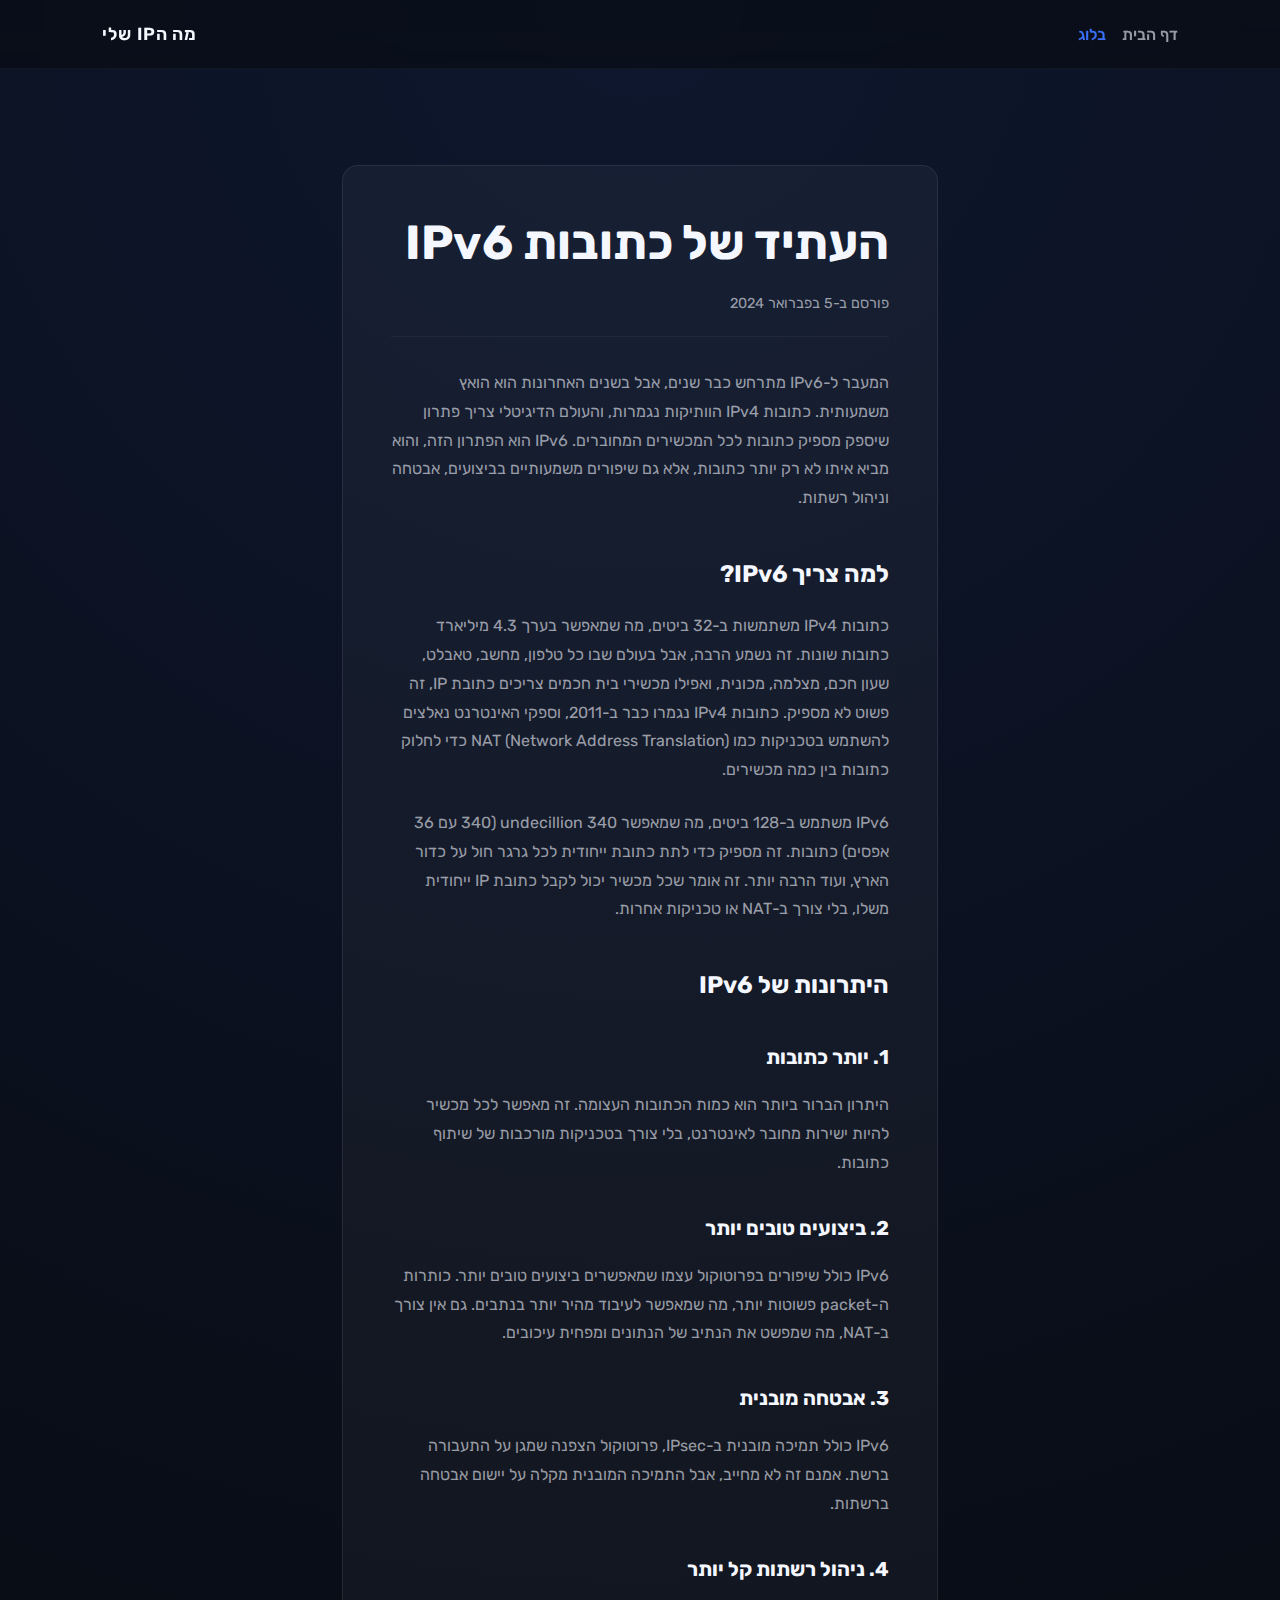
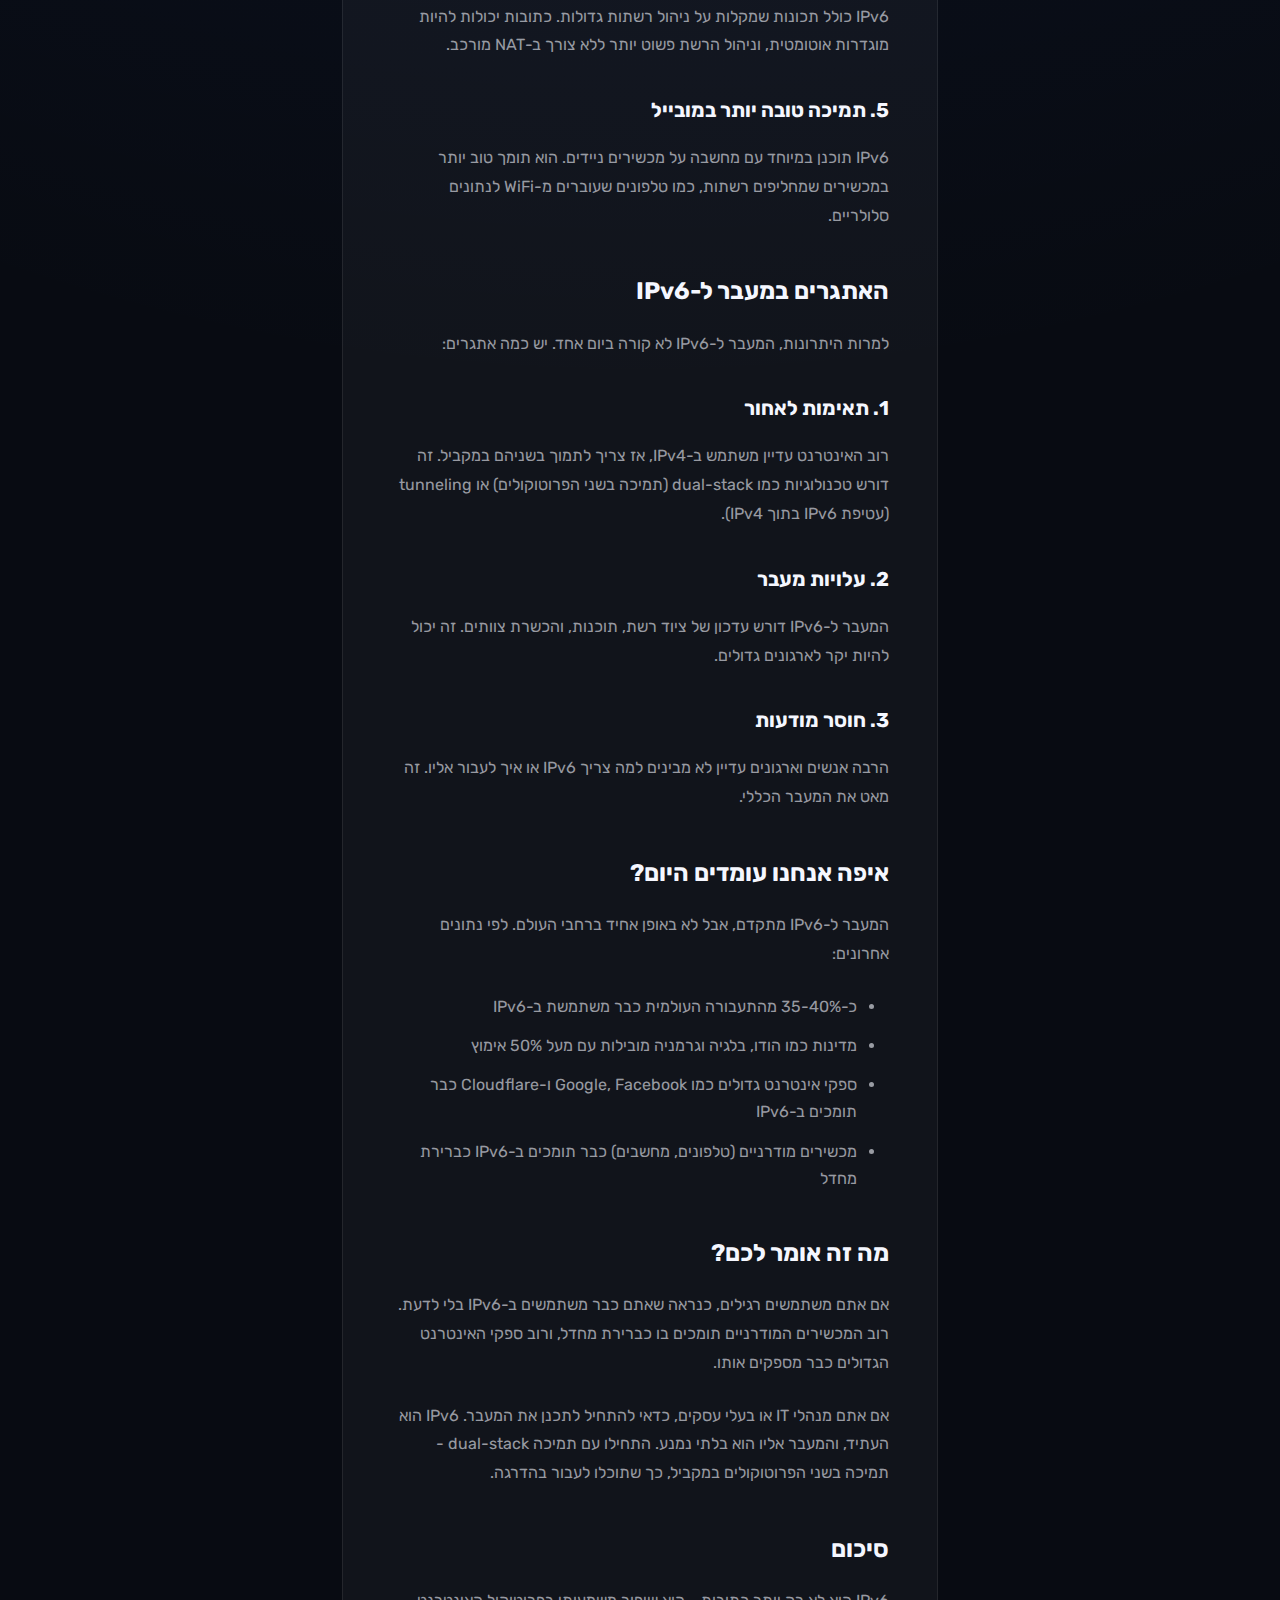
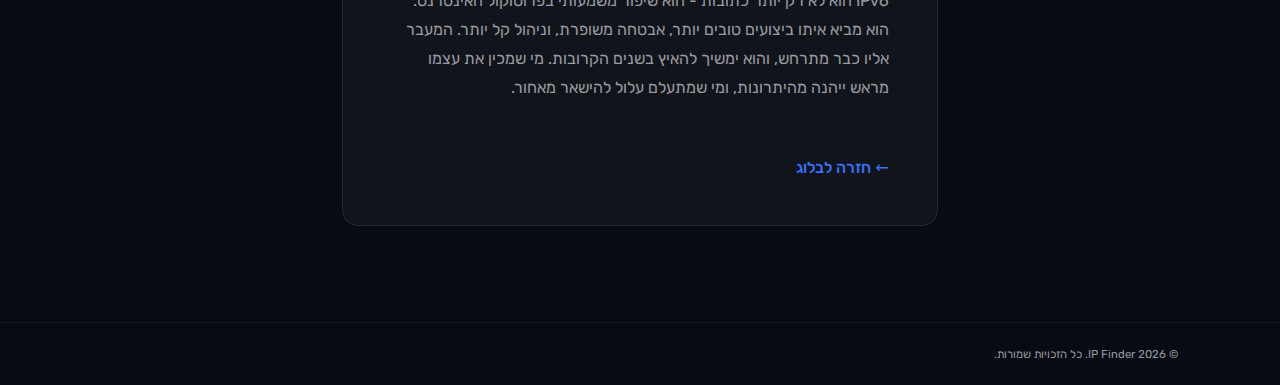
<file: blog-3.html>
<!DOCTYPE html>
<html lang="he">
  <head>
    <meta charset="UTF-8" />
    <meta name="viewport" content="width=device-width, initial-scale=1.0" />
    <title>העתיד של כתובות IPv6 - מדריך מקיף | מה הIP שלי</title>
    <meta name="description" content="המעבר ל-IPv6 מתרחש עכשיו. למדו מה זה IPv6, למה זה משנה, מה היתרונות שלו, והאתגרים במעבר. מדריך מפורט על העתיד של כתובות IP." />
    <meta name="keywords" content="IPv6, IPv4, כתובת IP, אינטרנט, פרוטוקול, רשת, טכנולוגיה" />
    <link rel="canonical" href="https://yourdomain.com/blog-3.html" />
    
    <!-- Open Graph / Facebook -->
    <meta property="og:type" content="article" />
    <meta property="og:url" content="https://yourdomain.com/blog-3.html" />
    <meta property="og:title" content="העתיד של כתובות IPv6 - מדריך מקיף" />
    <meta property="og:description" content="המעבר ל-IPv6 מתרחש עכשיו. למדו מה זה IPv6, למה זה משנה, מה היתרונות שלו, והאתגרים במעבר." />
    <meta property="og:image" content="https://yourdomain.com/og-image.jpg" />
    <meta property="article:published_time" content="2024-02-05T00:00:00+02:00" />
    
    <!-- Twitter -->
    <meta property="twitter:card" content="summary_large_image" />
    <meta property="twitter:url" content="https://yourdomain.com/blog-3.html" />
    <meta property="twitter:title" content="העתיד של כתובות IPv6 - מדריך מקיף" />
    <meta property="twitter:description" content="המעבר ל-IPv6 מתרחש עכשיו. למדו מה זה IPv6, למה זה משנה, מה היתרונות שלו, והאתגרים במעבר." />
    <meta property="twitter:image" content="https://yourdomain.com/og-image.jpg" />
    <link rel="stylesheet" href="styles.css" />
    <link rel="icon" type="image/svg+xml" href="favicon.svg" />
    <link rel="preconnect" href="https://fonts.googleapis.com" />
    <link rel="preconnect" href="https://fonts.gstatic.com" crossorigin />
    <link
      href="https://fonts.googleapis.com/css2?family=Rubik:wght@300;400;500;600&display=swap"
      rel="stylesheet"
    />
    
    <script type="application/ld+json">
    {
      "@context": "https://schema.org",
      "@type": "Article",
      "headline": "העתיד של כתובות IPv6 - מדריך מקיף",
      "description": "המעבר ל-IPv6 מתרחש עכשיו. למדו מה זה IPv6, למה זה משנה, מה היתרונות שלו, והאתגרים במעבר.",
      "image": "https://yourdomain.com/og-image.jpg",
      "author": {
        "@type": "Organization",
        "name": "מה הIP שלי"
      },
      "publisher": {
        "@type": "Organization",
        "name": "מה הIP שלי",
        "logo": {
          "@type": "ImageObject",
          "url": "https://yourdomain.com/favicon.svg"
        }
      },
      "datePublished": "2024-02-05T00:00:00+02:00",
      "dateModified": "2024-02-05T00:00:00+02:00",
      "mainEntityOfPage": {
        "@type": "WebPage",
        "@id": "https://yourdomain.com/blog-3.html"
      }
    }
    </script>
  </head>
  <body>
    <header class="site-header">
      <a class="brand" href="index.html">מה הIP שלי</a>
      <nav>
        <a href="index.html">דף הבית</a>
        <a class="active" href="blog.html">בלוג</a>
      </nav>
    </header>

    <main class="blog-post">
      <article>
        <h1>העתיד של כתובות IPv6</h1>
        <div class="meta">פורסם ב-5 בפברואר 2024</div>
        <div class="content">
          <p>
            המעבר ל-IPv6 מתרחש כבר שנים, אבל בשנים האחרונות הוא הואץ משמעותית. כתובות IPv4
            הוותיקות נגמרות, והעולם הדיגיטלי צריך פתרון שיספק מספיק כתובות לכל המכשירים המחוברים.
            IPv6 הוא הפתרון הזה, והוא מביא איתו לא רק יותר כתובות, אלא גם שיפורים משמעותיים
            בביצועים, אבטחה וניהול רשתות.
          </p>

          <h2>למה צריך IPv6?</h2>
          <p>
            כתובות IPv4 משתמשות ב-32 ביטים, מה שמאפשר בערך 4.3 מיליארד כתובות שונות. זה נשמע
            הרבה, אבל בעולם שבו כל טלפון, מחשב, טאבלט, שעון חכם, מצלמה, מכונית, ואפילו מכשירי
            בית חכמים צריכים כתובת IP, זה פשוט לא מספיק. כתובות IPv4 נגמרו כבר ב-2011, וספקי
            האינטרנט נאלצים להשתמש בטכניקות כמו NAT (Network Address Translation) כדי לחלוק
            כתובות בין כמה מכשירים.
          </p>
          <p>
            IPv6 משתמש ב-128 ביטים, מה שמאפשר 340 undecillion (340 עם 36 אפסים) כתובות. זה
            מספיק כדי לתת כתובת ייחודית לכל גרגר חול על כדור הארץ, ועוד הרבה יותר. זה אומר
            שכל מכשיר יכול לקבל כתובת IP ייחודית משלו, בלי צורך ב-NAT או טכניקות אחרות.
          </p>

          <h2>היתרונות של IPv6</h2>

          <h3>1. יותר כתובות</h3>
          <p>
            היתרון הברור ביותר הוא כמות הכתובות העצומה. זה מאפשר לכל מכשיר להיות ישירות
            מחובר לאינטרנט, בלי צורך בטכניקות מורכבות של שיתוף כתובות.
          </p>

          <h3>2. ביצועים טובים יותר</h3>
          <p>
            IPv6 כולל שיפורים בפרוטוקול עצמו שמאפשרים ביצועים טובים יותר. כותרות ה-packet
            פשוטות יותר, מה שמאפשר לעיבוד מהיר יותר בנתבים. גם אין צורך ב-NAT, מה שמפשט את
            הנתיב של הנתונים ומפחית עיכובים.
          </p>

          <h3>3. אבטחה מובנית</h3>
          <p>
            IPv6 כולל תמיכה מובנית ב-IPsec, פרוטוקול הצפנה שמגן על התעבורה ברשת. אמנם זה לא
            מחייב, אבל התמיכה המובנית מקלה על יישום אבטחה ברשתות.
          </p>

          <h3>4. ניהול רשתות קל יותר</h3>
          <p>
            IPv6 כולל תכונות שמקלות על ניהול רשתות גדולות. כתובות יכולות להיות מוגדרות
            אוטומטית, וניהול הרשת פשוט יותר ללא צורך ב-NAT מורכב.
          </p>

          <h3>5. תמיכה טובה יותר במובייל</h3>
          <p>
            IPv6 תוכנן במיוחד עם מחשבה על מכשירים ניידים. הוא תומך טוב יותר במכשירים שמחליפים
            רשתות, כמו טלפונים שעוברים מ-WiFi לנתונים סלולריים.
          </p>

          <h2>האתגרים במעבר ל-IPv6</h2>
          <p>
            למרות היתרונות, המעבר ל-IPv6 לא קורה ביום אחד. יש כמה אתגרים:
          </p>

          <h3>1. תאימות לאחור</h3>
          <p>
            רוב האינטרנט עדיין משתמש ב-IPv4, אז צריך לתמוך בשניהם במקביל. זה דורש טכנולוגיות
            כמו dual-stack (תמיכה בשני הפרוטוקולים) או tunneling (עטיפת IPv6 בתוך IPv4).
          </p>

          <h3>2. עלויות מעבר</h3>
          <p>
            המעבר ל-IPv6 דורש עדכון של ציוד רשת, תוכנות, והכשרת צוותים. זה יכול להיות יקר
            לארגונים גדולים.
          </p>

          <h3>3. חוסר מודעות</h3>
          <p>
            הרבה אנשים וארגונים עדיין לא מבינים למה צריך IPv6 או איך לעבור אליו. זה מאט את
            המעבר הכללי.
          </p>

          <h2>איפה אנחנו עומדים היום?</h2>
          <p>
            המעבר ל-IPv6 מתקדם, אבל לא באופן אחיד ברחבי העולם. לפי נתונים אחרונים:
          </p>
          <ul>
            <li>
              כ-35-40% מהתעבורה העולמית כבר משתמשת ב-IPv6
            </li>
            <li>
              מדינות כמו הודו, בלגיה וגרמניה מובילות עם מעל 50% אימוץ
            </li>
            <li>
              ספקי אינטרנט גדולים כמו Google, Facebook ו-Cloudflare כבר תומכים ב-IPv6
            </li>
            <li>
              מכשירים מודרניים (טלפונים, מחשבים) כבר תומכים ב-IPv6 כברירת מחדל
            </li>
          </ul>

          <h2>מה זה אומר לכם?</h2>
          <p>
            אם אתם משתמשים רגילים, כנראה שאתם כבר משתמשים ב-IPv6 בלי לדעת. רוב המכשירים
            המודרניים תומכים בו כברירת מחדל, ורוב ספקי האינטרנט הגדולים כבר מספקים אותו.
          </p>
          <p>
            אם אתם מנהלי IT או בעלי עסקים, כדאי להתחיל לתכנן את המעבר. IPv6 הוא העתיד, והמעבר
            אליו הוא בלתי נמנע. התחילו עם תמיכה dual-stack - תמיכה בשני הפרוטוקולים במקביל,
            כך שתוכלו לעבור בהדרגה.
          </p>

          <h2>סיכום</h2>
          <p>
            IPv6 הוא לא רק יותר כתובות - הוא שיפור משמעותי בפרוטוקול האינטרנט. הוא מביא איתו
            ביצועים טובים יותר, אבטחה משופרת, וניהול קל יותר. המעבר אליו כבר מתרחש, והוא
            ימשיך להאיץ בשנים הקרובות. מי שמכין את עצמו מראש ייהנה מהיתרונות, ומי שמתעלם
            עלול להישאר מאחור.
          </p>
        </div>
        <a href="blog.html" class="back-link">← חזרה לבלוג</a>
      </article>
    </main>

    <footer class="site-footer">
      <small>© <span id="year"></span> IP Finder. כל הזכויות שמורות.</small>
    </footer>

    <script src="script.js" defer></script>
  </body>
</html>
</file>
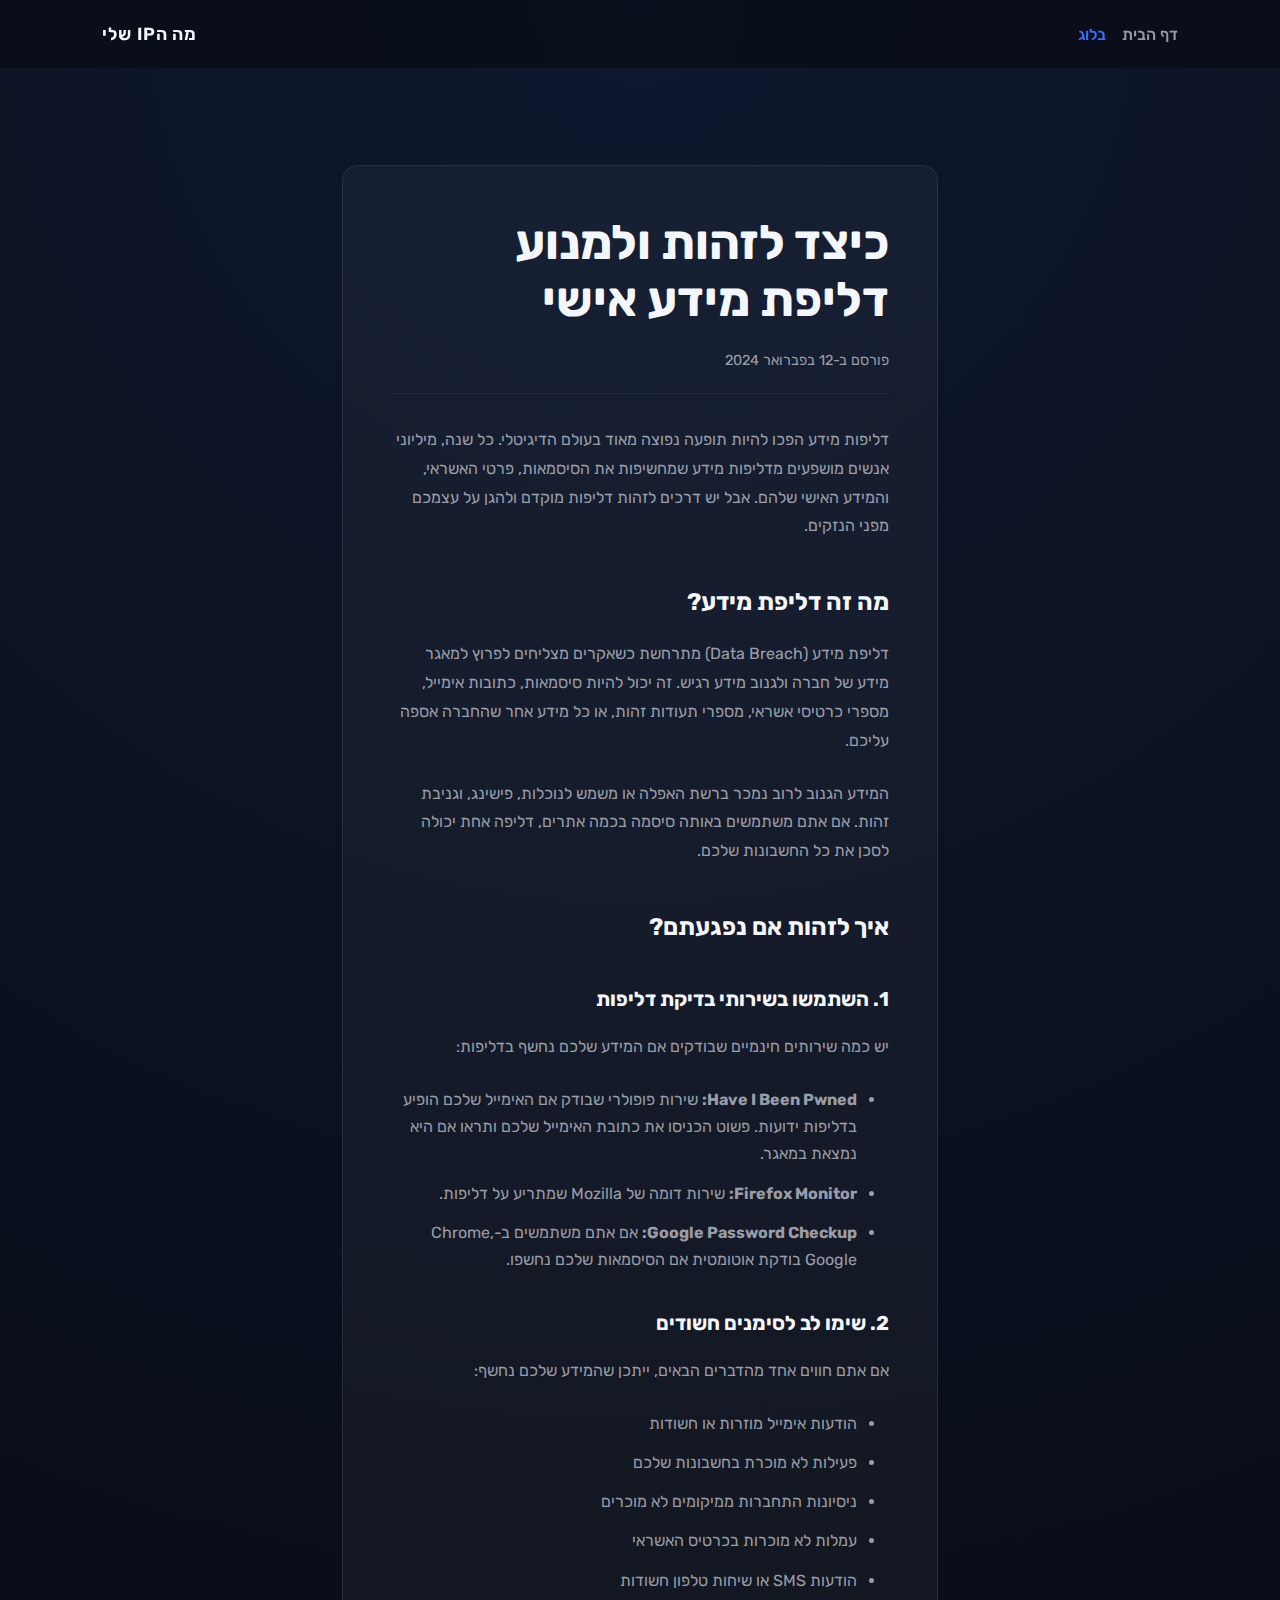
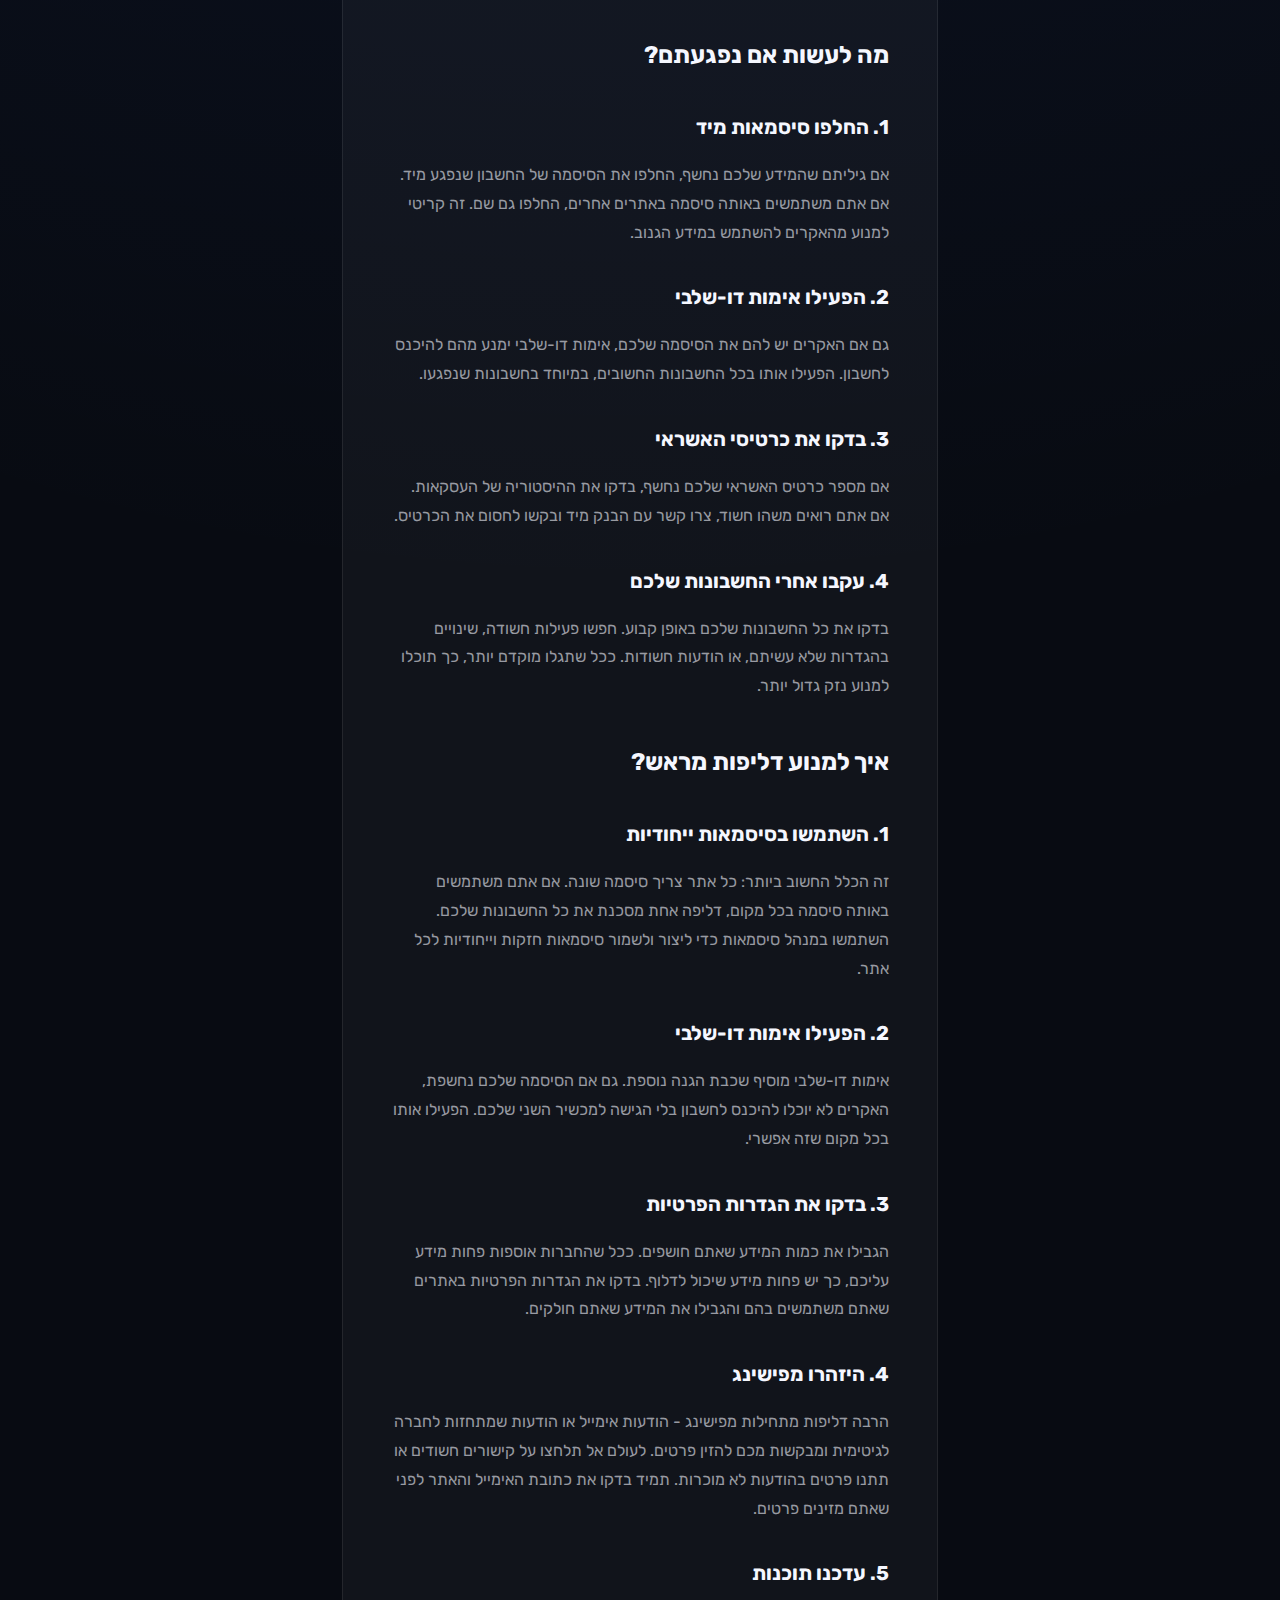
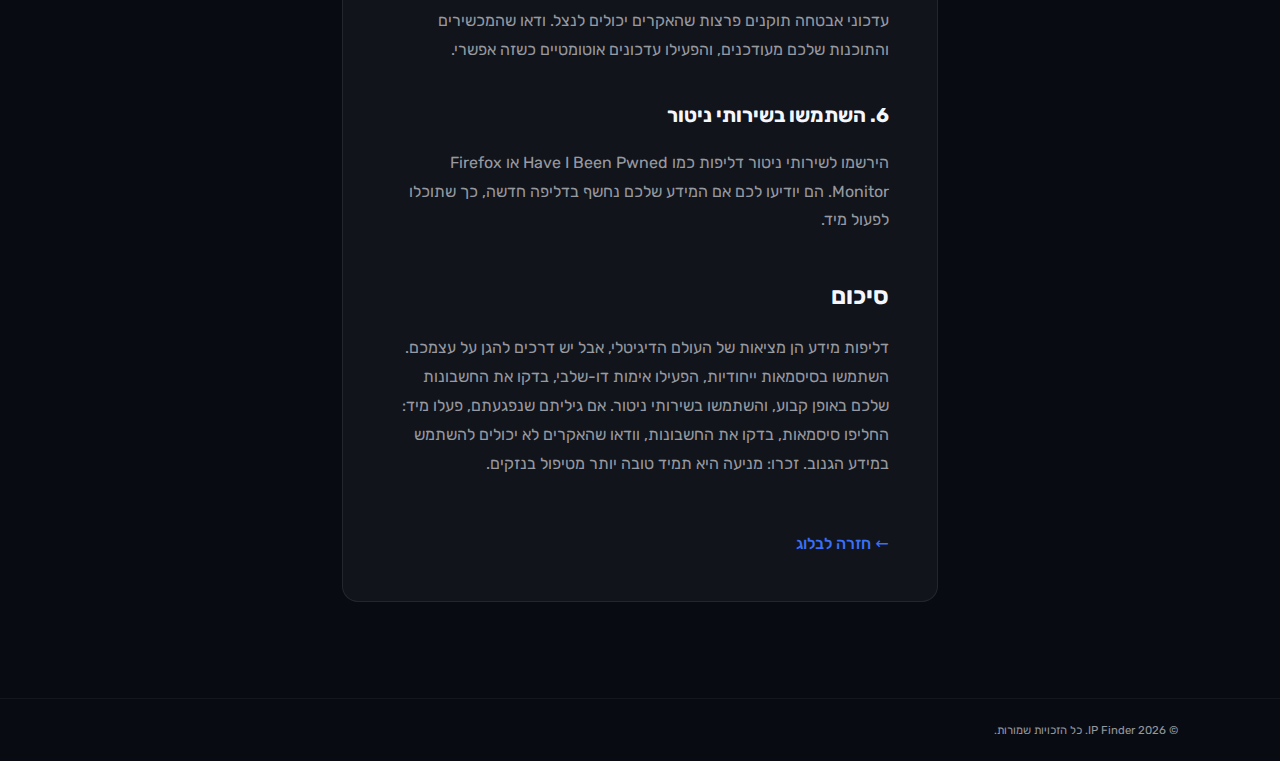
<file: blog-4.html>
<!DOCTYPE html>
<html lang="he">
  <head>
    <!-- Google tag (gtag.js) -->
    <script async src="https://www.googletagmanager.com/gtag/js?id=G-7JMH2MP13M"></script>
    <script>
      window.dataLayer = window.dataLayer || [];
      function gtag(){dataLayer.push(arguments);}
      gtag('js', new Date());
      gtag('config', 'G-7JMH2MP13M');
    </script>
    <meta charset="UTF-8" />
    <meta name="viewport" content="width=device-width, initial-scale=1.0" />
    <title>כיצד לזהות ולמנוע דליפת מידע אישי - מדריך הגנה | מה הIP שלי</title>
    <meta name="description" content="דליפות מידע מתרחשות יותר ויותר. למדו איך לזהות אותן מוקדם, מה לעשות אם נפגעתם, ואיך להגן על עצמכם מבעוד מועד. מדריך מקיף." />
    <meta name="keywords" content="דליפת מידע, אבטחת מידע, הגנה על מידע, פרטיות, אבטחת סייבר, הגנה דיגיטלית" />
    <link rel="canonical" href="https://yourdomain.com/blog-4.html" />
    
    <!-- Open Graph / Facebook -->
    <meta property="og:type" content="article" />
    <meta property="og:url" content="https://yourdomain.com/blog-4.html" />
    <meta property="og:title" content="כיצד לזהות ולמנוע דליפת מידע אישי - מדריך הגנה" />
    <meta property="og:description" content="דליפות מידע מתרחשות יותר ויותר. למדו איך לזהות אותן מוקדם, מה לעשות אם נפגעתם, ואיך להגן על עצמכם מבעוד מועד." />
    <meta property="og:image" content="https://yourdomain.com/og-image.jpg" />
    <meta property="article:published_time" content="2024-02-12T00:00:00+02:00" />
    
    <!-- Twitter -->
    <meta property="twitter:card" content="summary_large_image" />
    <meta property="twitter:url" content="https://yourdomain.com/blog-4.html" />
    <meta property="twitter:title" content="כיצד לזהות ולמנוע דליפת מידע אישי - מדריך הגנה" />
    <meta property="twitter:description" content="דליפות מידע מתרחשות יותר ויותר. למדו איך לזהות אותן מוקדם, מה לעשות אם נפגעתם, ואיך להגן על עצמכם מבעוד מועד." />
    <meta property="twitter:image" content="https://yourdomain.com/og-image.jpg" />
    <script async src="https://pagead2.googlesyndication.com/pagead/js/adsbygoogle.js?client=ca-pub-3962742647569998"
     crossorigin="anonymous"></script>
    <link rel="stylesheet" href="styles.css" />
    <link rel="icon" type="image/svg+xml" href="favicon.svg" />
    <link rel="preconnect" href="https://fonts.googleapis.com" />
    <link rel="preconnect" href="https://fonts.gstatic.com" crossorigin />
    <link
      href="https://fonts.googleapis.com/css2?family=Rubik:wght@300;400;500;600&display=swap"
      rel="stylesheet"
    />
    
    <script type="application/ld+json">
    {
      "@context": "https://schema.org",
      "@type": "Article",
      "headline": "כיצד לזהות ולמנוע דליפת מידע אישי - מדריך הגנה",
      "description": "דליפות מידע מתרחשות יותר ויותר. למדו איך לזהות אותן מוקדם, מה לעשות אם נפגעתם, ואיך להגן על עצמכם מבעוד מועד.",
      "image": "https://yourdomain.com/og-image.jpg",
      "author": {
        "@type": "Organization",
        "name": "מה הIP שלי"
      },
      "publisher": {
        "@type": "Organization",
        "name": "מה הIP שלי",
        "logo": {
          "@type": "ImageObject",
          "url": "https://yourdomain.com/favicon.svg"
        }
      },
      "datePublished": "2024-02-12T00:00:00+02:00",
      "dateModified": "2024-02-12T00:00:00+02:00",
      "mainEntityOfPage": {
        "@type": "WebPage",
        "@id": "https://yourdomain.com/blog-4.html"
      }
    }
    </script>
  </head>
  <body>
    <header class="site-header">
      <a class="brand" href="index.html">מה הIP שלי</a>
      <nav>
        <a href="index.html">דף הבית</a>
        <a class="active" href="blog.html">בלוג</a>
      </nav>
    </header>

    <main class="blog-post">
      <article>
        <h1>כיצד לזהות ולמנוע דליפת מידע אישי</h1>
        <div class="meta">פורסם ב-12 בפברואר 2024</div>
        <div class="content">
          <p>
            דליפות מידע הפכו להיות תופעה נפוצה מאוד בעולם הדיגיטלי. כל שנה, מיליוני אנשים
            מושפעים מדליפות מידע שמחשיפות את הסיסמאות, פרטי האשראי, והמידע האישי שלהם. אבל
            יש דרכים לזהות דליפות מוקדם ולהגן על עצמכם מפני הנזקים.
          </p>

          <h2>מה זה דליפת מידע?</h2>
          <p>
            דליפת מידע (Data Breach) מתרחשת כשאקרים מצליחים לפרוץ למאגר מידע של חברה ולגנוב
            מידע רגיש. זה יכול להיות סיסמאות, כתובות אימייל, מספרי כרטיסי אשראי, מספרי תעודות
            זהות, או כל מידע אחר שהחברה אספה עליכם.
          </p>
          <p>
            המידע הגנוב לרוב נמכר ברשת האפלה או משמש לנוכלות, פישינג, וגניבת זהות. אם אתם
            משתמשים באותה סיסמה בכמה אתרים, דליפה אחת יכולה לסכן את כל החשבונות שלכם.
          </p>

          <h2>איך לזהות אם נפגעתם?</h2>

          <h3>1. השתמשו בשירותי בדיקת דליפות</h3>
          <p>
            יש כמה שירותים חינמיים שבודקים אם המידע שלכם נחשף בדליפות:
          </p>
          <ul>
            <li>
              <strong>Have I Been Pwned:</strong> שירות פופולרי שבודק אם האימייל שלכם הופיע
              בדליפות ידועות. פשוט הכניסו את כתובת האימייל שלכם ותראו אם היא נמצאת במאגר.
            </li>
            <li>
              <strong>Firefox Monitor:</strong> שירות דומה של Mozilla שמתריע על דליפות.
            </li>
            <li>
              <strong>Google Password Checkup:</strong> אם אתם משתמשים ב-Chrome, Google
              בודקת אוטומטית אם הסיסמאות שלכם נחשפו.
            </li>
          </ul>

          <h3>2. שימו לב לסימנים חשודים</h3>
          <p>
            אם אתם חווים אחד מהדברים הבאים, ייתכן שהמידע שלכם נחשף:
          </p>
          <ul>
            <li>הודעות אימייל מוזרות או חשודות</li>
            <li>פעילות לא מוכרת בחשבונות שלכם</li>
            <li>ניסיונות התחברות ממיקומים לא מוכרים</li>
            <li>עמלות לא מוכרות בכרטיס האשראי</li>
            <li>הודעות SMS או שיחות טלפון חשודות</li>
          </ul>

          <h2>מה לעשות אם נפגעתם?</h2>

          <h3>1. החלפו סיסמאות מיד</h3>
          <p>
            אם גיליתם שהמידע שלכם נחשף, החלפו את הסיסמה של החשבון שנפגע מיד. אם אתם משתמשים
            באותה סיסמה באתרים אחרים, החלפו גם שם. זה קריטי למנוע מהאקרים להשתמש במידע הגנוב.
          </p>

          <h3>2. הפעילו אימות דו-שלבי</h3>
          <p>
            גם אם האקרים יש להם את הסיסמה שלכם, אימות דו-שלבי ימנע מהם להיכנס לחשבון. הפעילו
            אותו בכל החשבונות החשובים, במיוחד בחשבונות שנפגעו.
          </p>

          <h3>3. בדקו את כרטיסי האשראי</h3>
          <p>
            אם מספר כרטיס האשראי שלכם נחשף, בדקו את ההיסטוריה של העסקאות. אם אתם רואים משהו
            חשוד, צרו קשר עם הבנק מיד ובקשו לחסום את הכרטיס.
          </p>

          <h3>4. עקבו אחרי החשבונות שלכם</h3>
          <p>
            בדקו את כל החשבונות שלכם באופן קבוע. חפשו פעילות חשודה, שינויים בהגדרות שלא
            עשיתם, או הודעות חשודות. ככל שתגלו מוקדם יותר, כך תוכלו למנוע נזק גדול יותר.
          </p>

          <h2>איך למנוע דליפות מראש?</h2>

          <h3>1. השתמשו בסיסמאות ייחודיות</h3>
          <p>
            זה הכלל החשוב ביותר: כל אתר צריך סיסמה שונה. אם אתם משתמשים באותה סיסמה בכל
            מקום, דליפה אחת מסכנת את כל החשבונות שלכם. השתמשו במנהל סיסמאות כדי ליצור ולשמור
            סיסמאות חזקות וייחודיות לכל אתר.
          </p>

          <h3>2. הפעילו אימות דו-שלבי</h3>
          <p>
            אימות דו-שלבי מוסיף שכבת הגנה נוספת. גם אם הסיסמה שלכם נחשפת, האקרים לא יוכלו
            להיכנס לחשבון בלי הגישה למכשיר השני שלכם. הפעילו אותו בכל מקום שזה אפשרי.
          </p>

          <h3>3. בדקו את הגדרות הפרטיות</h3>
          <p>
            הגבילו את כמות המידע שאתם חושפים. ככל שהחברות אוספות פחות מידע עליכם, כך יש פחות
            מידע שיכול לדלוף. בדקו את הגדרות הפרטיות באתרים שאתם משתמשים בהם והגבילו את
            המידע שאתם חולקים.
          </p>

          <h3>4. היזהרו מפישינג</h3>
          <p>
            הרבה דליפות מתחילות מפישינג - הודעות אימייל או הודעות שמתחזות לחברה לגיטימית
            ומבקשות מכם להזין פרטים. לעולם אל תלחצו על קישורים חשודים או תתנו פרטים בהודעות
            לא מוכרות. תמיד בדקו את כתובת האימייל והאתר לפני שאתם מזינים פרטים.
          </p>

          <h3>5. עדכנו תוכנות</h3>
          <p>
            עדכוני אבטחה תוקנים פרצות שהאקרים יכולים לנצל. ודאו שהמכשירים והתוכנות שלכם
            מעודכנים, והפעילו עדכונים אוטומטיים כשזה אפשרי.
          </p>

          <h3>6. השתמשו בשירותי ניטור</h3>
          <p>
            הירשמו לשירותי ניטור דליפות כמו Have I Been Pwned או Firefox Monitor. הם יודיעו
            לכם אם המידע שלכם נחשף בדליפה חדשה, כך שתוכלו לפעול מיד.
          </p>

          <h2>סיכום</h2>
          <p>
            דליפות מידע הן מציאות של העולם הדיגיטלי, אבל יש דרכים להגן על עצמכם. השתמשו
            בסיסמאות ייחודיות, הפעילו אימות דו-שלבי, בדקו את החשבונות שלכם באופן קבוע, והשתמשו
            בשירותי ניטור. אם גיליתם שנפגעתם, פעלו מיד: החליפו סיסמאות, בדקו את החשבונות,
            וודאו שהאקרים לא יכולים להשתמש במידע הגנוב. זכרו: מניעה היא תמיד טובה יותר מטיפול
            בנזקים.
          </p>
        </div>
        <a href="blog.html" class="back-link">← חזרה לבלוג</a>
      </article>
    </main>

    <footer class="site-footer">
      <small>© <span id="year"></span> IP Finder. כל הזכויות שמורות.</small>
    </footer>

    <script src="script.js" defer></script>
  </body>
</html>
</file>
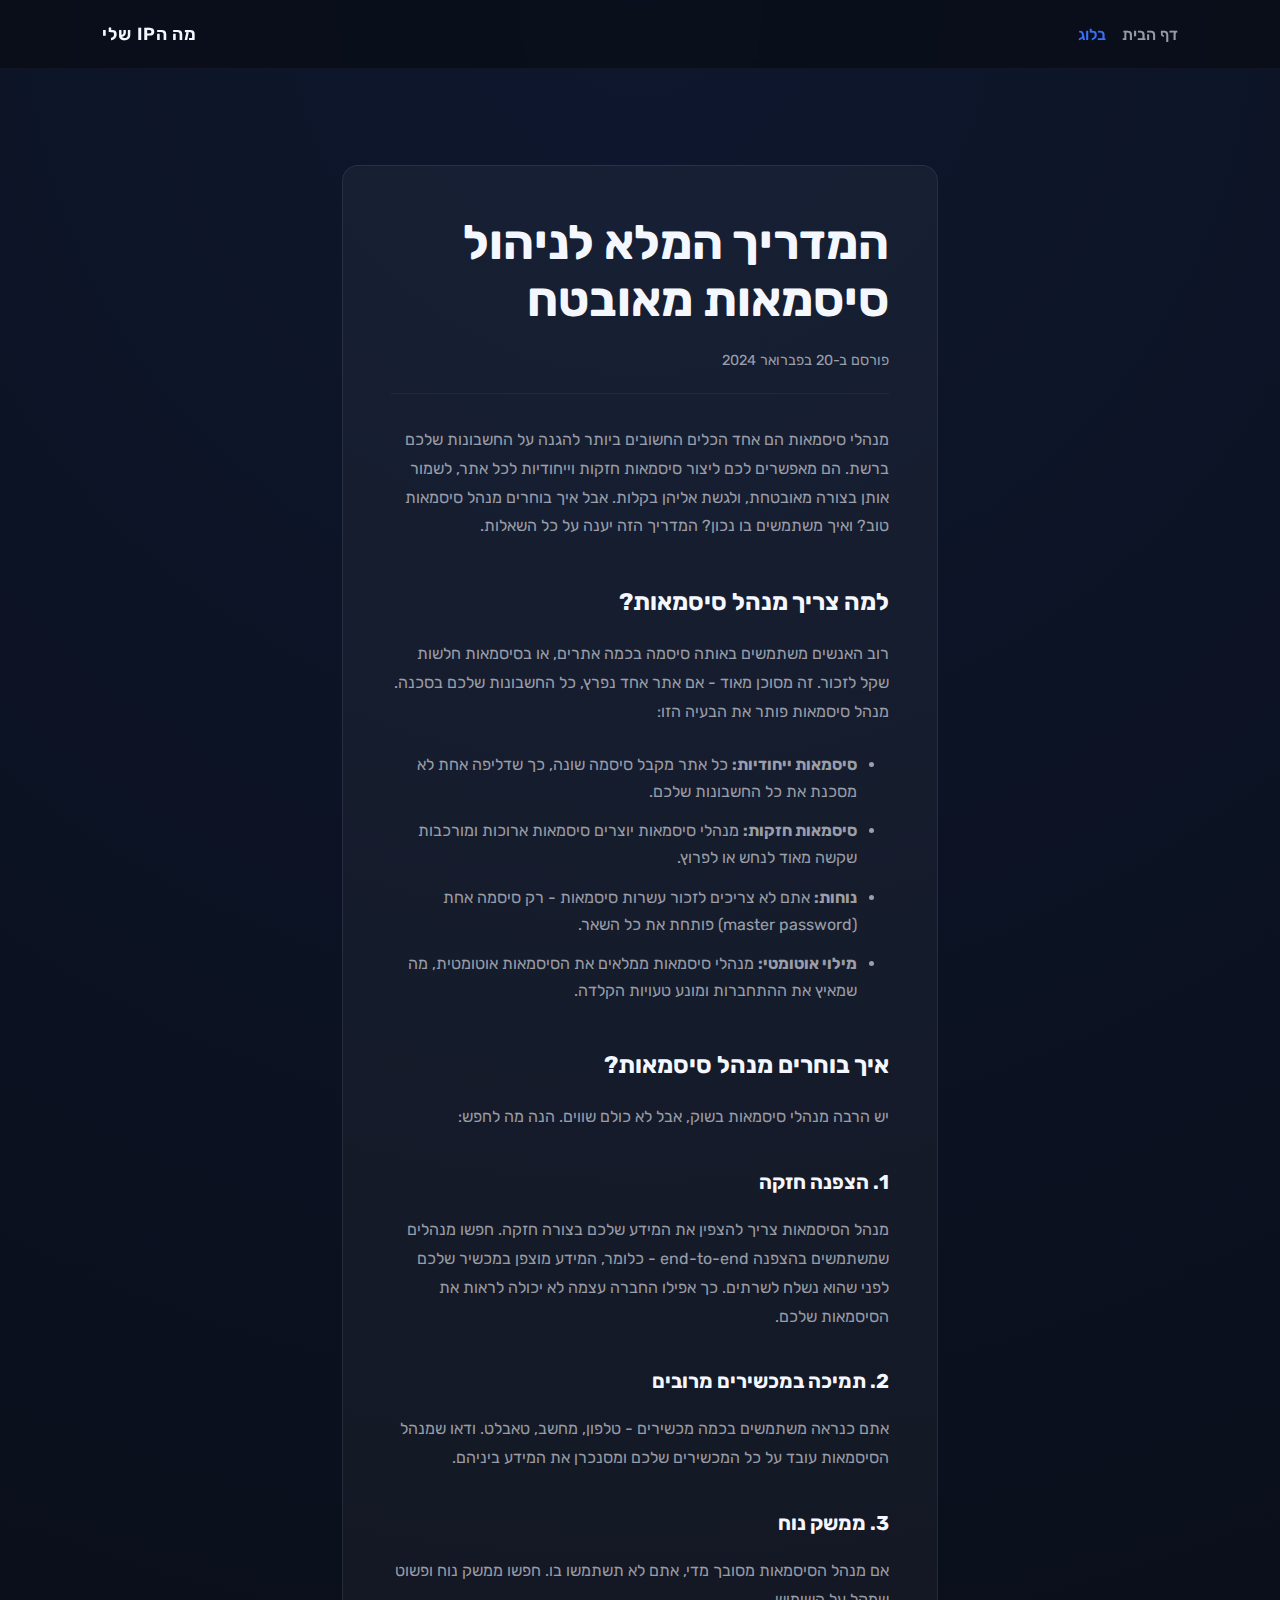
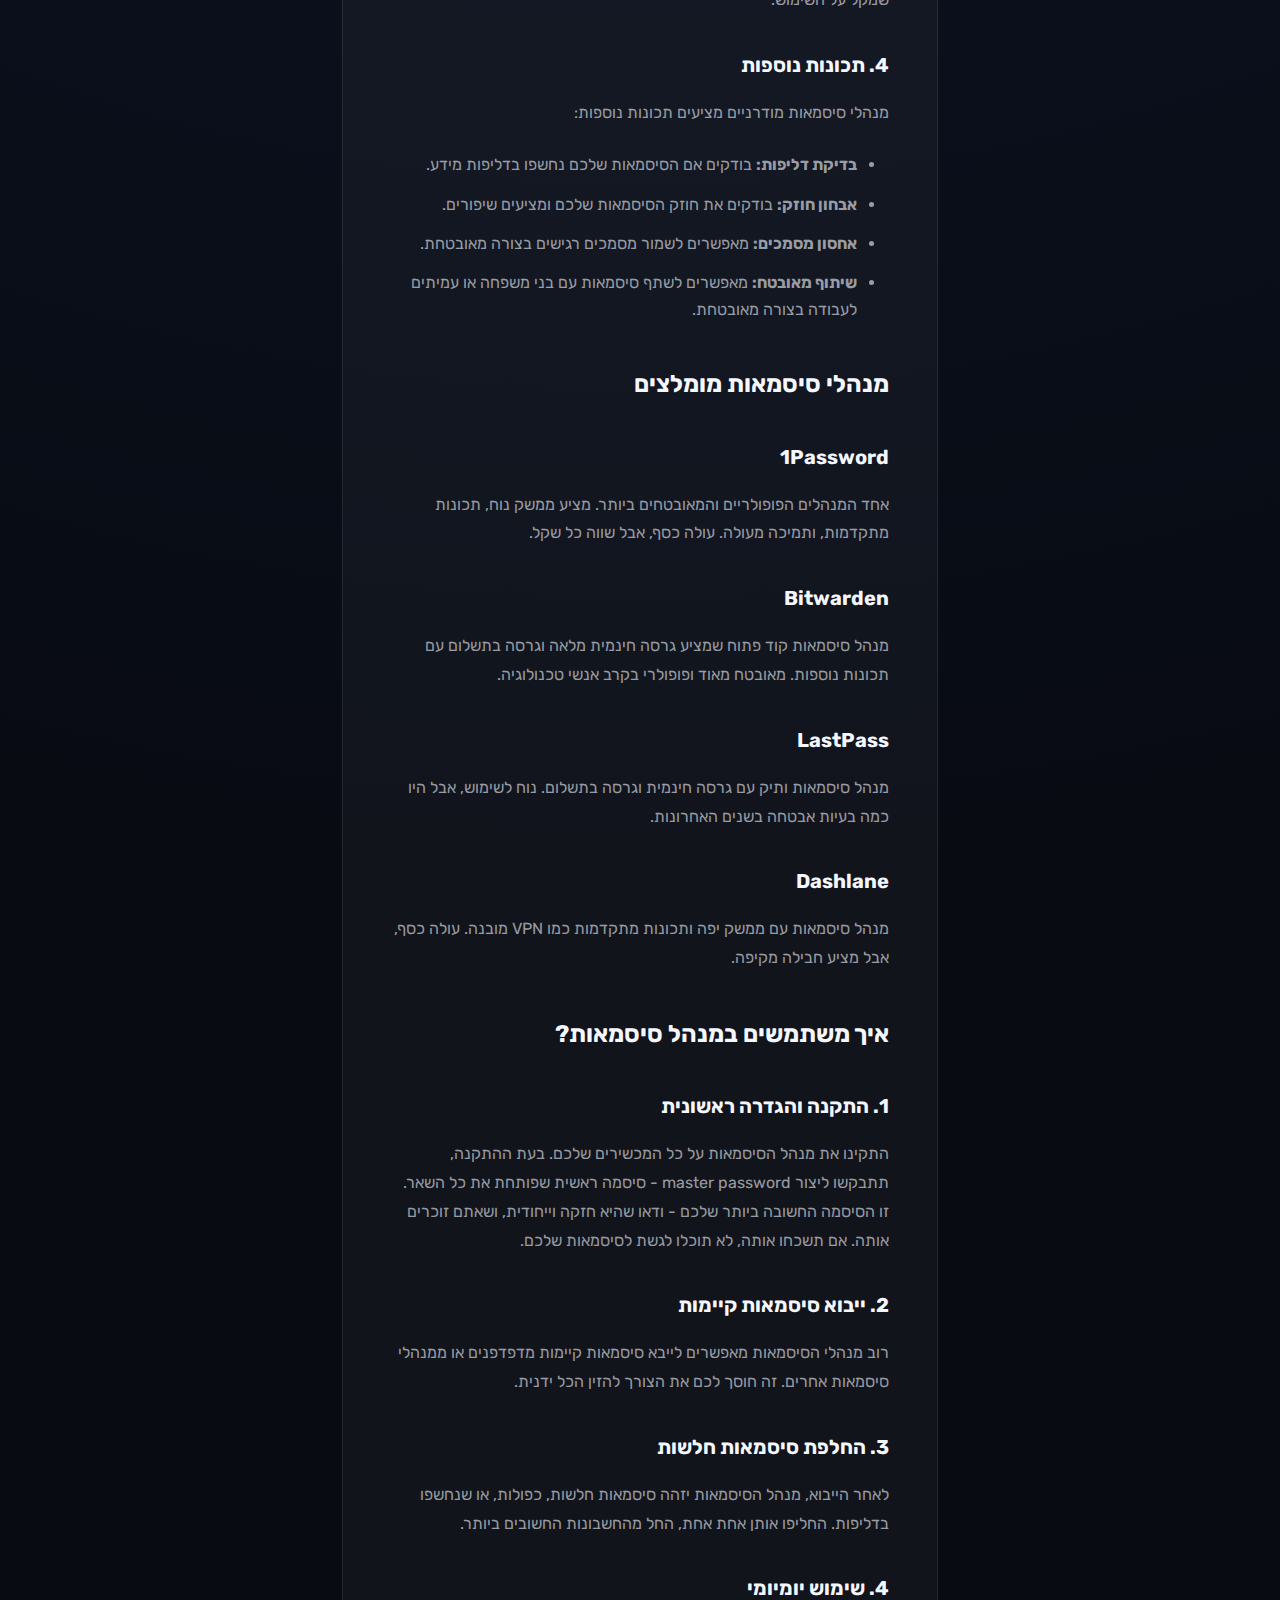
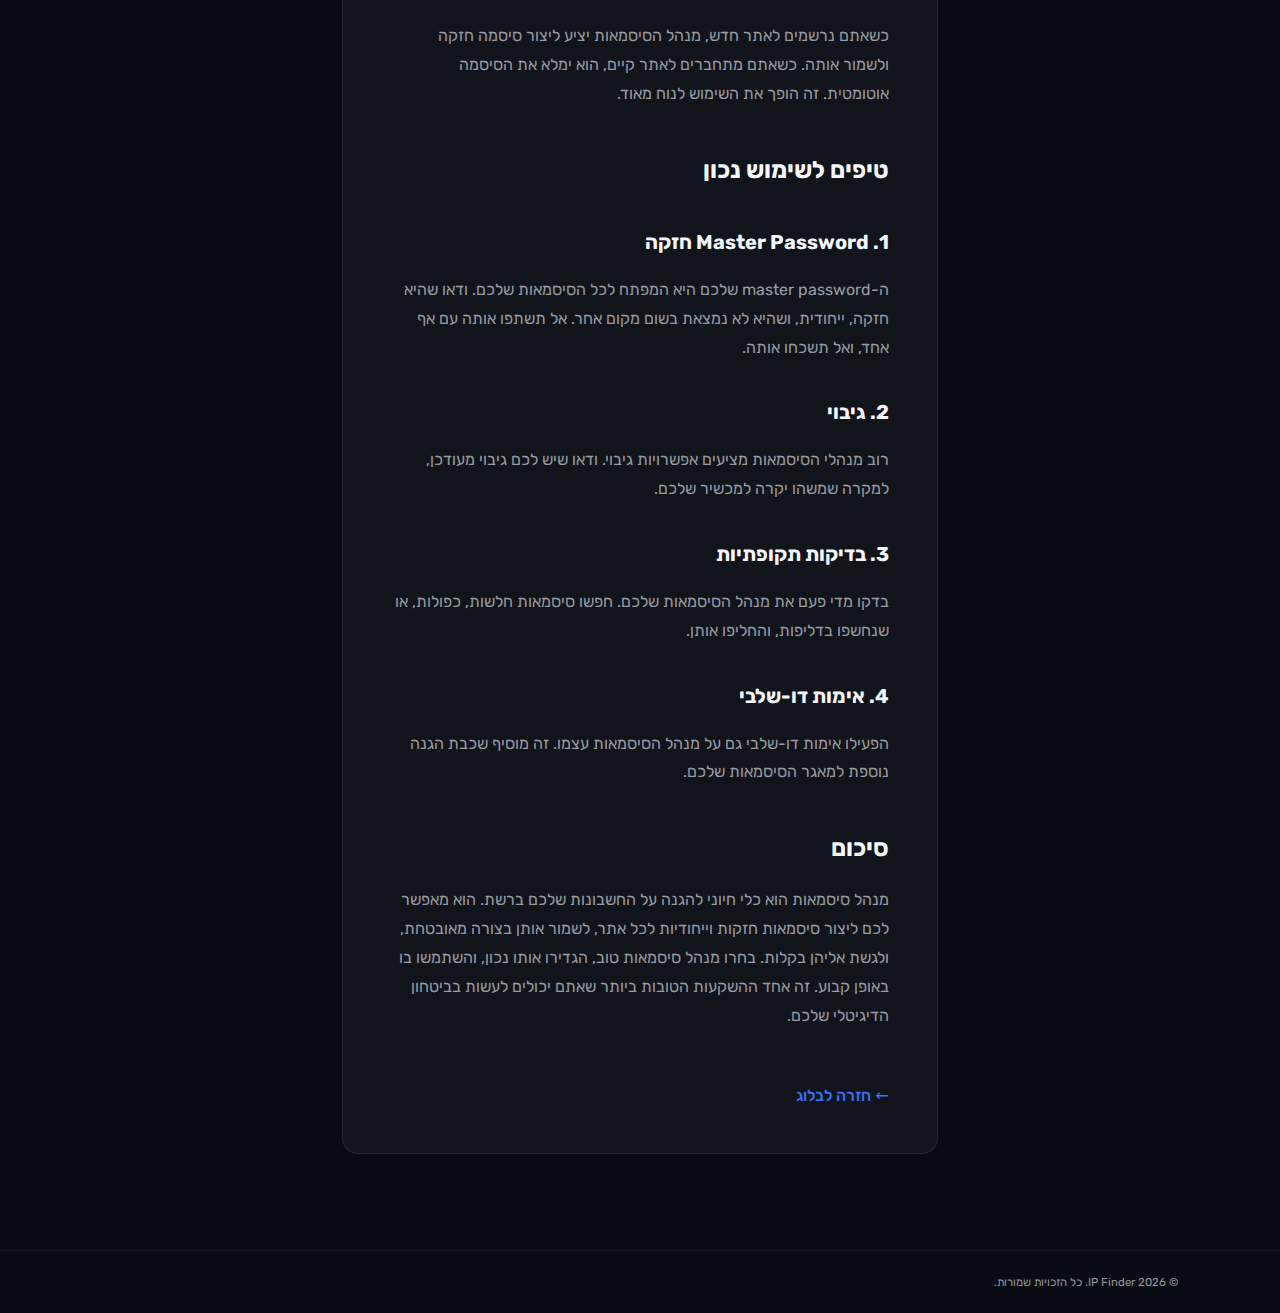
<file: blog-5.html>
<!DOCTYPE html>
<html lang="he">
  <head>
    <!-- Google tag (gtag.js) -->
    <script async src="https://www.googletagmanager.com/gtag/js?id=G-7JMH2MP13M"></script>
    <script>
      window.dataLayer = window.dataLayer || [];
      function gtag(){dataLayer.push(arguments);}
      gtag('js', new Date());
      gtag('config', 'G-7JMH2MP13M');
    </script>
    <meta charset="UTF-8" />
    <meta name="viewport" content="width=device-width, initial-scale=1.0" />
    <title>המדריך המלא לניהול סיסמאות מאובטח - מדריך מקיף | מה הIP שלי</title>
    <meta name="description" content="מנהלי סיסמאות הם הכלי החשוב ביותר להגנה על החשבונות שלכם. למדו איך לבחור מנהל סיסמאות, איך להשתמש בו נכון, ואיך לתחזק אותו. מדריך מקיף עם המלצות." />
    <meta name="keywords" content="מנהל סיסמאות, אבטחת סיסמאות, 1Password, Bitwarden, LastPass, אבטחת מידע, הגנה על חשבונות" />
    <link rel="canonical" href="https://yourdomain.com/blog-5.html" />
    
    <!-- Open Graph / Facebook -->
    <meta property="og:type" content="article" />
    <meta property="og:url" content="https://yourdomain.com/blog-5.html" />
    <meta property="og:title" content="המדריך המלא לניהול סיסמאות מאובטח - מדריך מקיף" />
    <meta property="og:description" content="מנהלי סיסמאות הם הכלי החשוב ביותר להגנה על החשבונות שלכם. למדו איך לבחור מנהל סיסמאות, איך להשתמש בו נכון, ואיך לתחזק אותו." />
    <meta property="og:image" content="https://yourdomain.com/og-image.jpg" />
    <meta property="article:published_time" content="2024-02-20T00:00:00+02:00" />
    
    <!-- Twitter -->
    <meta property="twitter:card" content="summary_large_image" />
    <meta property="twitter:url" content="https://yourdomain.com/blog-5.html" />
    <meta property="twitter:title" content="המדריך המלא לניהול סיסמאות מאובטח - מדריך מקיף" />
    <meta property="twitter:description" content="מנהלי סיסמאות הם הכלי החשוב ביותר להגנה על החשבונות שלכם. למדו איך לבחור מנהל סיסמאות, איך להשתמש בו נכון, ואיך לתחזק אותו." />
    <meta property="twitter:image" content="https://yourdomain.com/og-image.jpg" />
    <link rel="stylesheet" href="styles.css" />
    <link rel="icon" type="image/svg+xml" href="favicon.svg" />
    <link rel="preconnect" href="https://fonts.googleapis.com" />
    <link rel="preconnect" href="https://fonts.gstatic.com" crossorigin />
    <link
      href="https://fonts.googleapis.com/css2?family=Rubik:wght@300;400;500;600&display=swap"
      rel="stylesheet"
    />
    
    <script async src="https://pagead2.googlesyndication.com/pagead/js/adsbygoogle.js?client=ca-pub-3962742647569998"
     crossorigin="anonymous"></script>
    
    <script type="application/ld+json">
    {
      "@context": "https://schema.org",
      "@type": "Article",
      "headline": "המדריך המלא לניהול סיסמאות מאובטח - מדריך מקיף",
      "description": "מנהלי סיסמאות הם הכלי החשוב ביותר להגנה על החשבונות שלכם. למדו איך לבחור מנהל סיסמאות, איך להשתמש בו נכון, ואיך לתחזק אותו.",
      "image": "https://yourdomain.com/og-image.jpg",
      "author": {
        "@type": "Organization",
        "name": "מה הIP שלי"
      },
      "publisher": {
        "@type": "Organization",
        "name": "מה הIP שלי",
        "logo": {
          "@type": "ImageObject",
          "url": "https://yourdomain.com/favicon.svg"
        }
      },
      "datePublished": "2024-02-20T00:00:00+02:00",
      "dateModified": "2024-02-20T00:00:00+02:00",
      "mainEntityOfPage": {
        "@type": "WebPage",
        "@id": "https://yourdomain.com/blog-5.html"
      }
    }
    </script>
  </head>
  <body>
    <header class="site-header">
      <a class="brand" href="index.html">מה הIP שלי</a>
      <nav>
        <a href="index.html">דף הבית</a>
        <a class="active" href="blog.html">בלוג</a>
      </nav>
    </header>

    <main class="blog-post">
      <article>
        <h1>המדריך המלא לניהול סיסמאות מאובטח</h1>
        <div class="meta">פורסם ב-20 בפברואר 2024</div>
        <div class="content">
          <p>
            מנהלי סיסמאות הם אחד הכלים החשובים ביותר להגנה על החשבונות שלכם ברשת. הם מאפשרים
            לכם ליצור סיסמאות חזקות וייחודיות לכל אתר, לשמור אותן בצורה מאובטחת, ולגשת אליהן
            בקלות. אבל איך בוחרים מנהל סיסמאות טוב? ואיך משתמשים בו נכון? המדריך הזה יענה על כל
            השאלות.
          </p>

          <h2>למה צריך מנהל סיסמאות?</h2>
          <p>
            רוב האנשים משתמשים באותה סיסמה בכמה אתרים, או בסיסמאות חלשות שקל לזכור. זה מסוכן
            מאוד - אם אתר אחד נפרץ, כל החשבונות שלכם בסכנה. מנהל סיסמאות פותר את הבעיה הזו:
          </p>
          <ul>
            <li>
              <strong>סיסמאות ייחודיות:</strong> כל אתר מקבל סיסמה שונה, כך שדליפה אחת לא
              מסכנת את כל החשבונות שלכם.
            </li>
            <li>
              <strong>סיסמאות חזקות:</strong> מנהלי סיסמאות יוצרים סיסמאות ארוכות ומורכבות
              שקשה מאוד לנחש או לפרוץ.
            </li>
            <li>
              <strong>נוחות:</strong> אתם לא צריכים לזכור עשרות סיסמאות - רק סיסמה אחת (master
              password) פותחת את כל השאר.
            </li>
            <li>
              <strong>מילוי אוטומטי:</strong> מנהלי סיסמאות ממלאים את הסיסמאות אוטומטית, מה
              שמאיץ את ההתחברות ומונע טעויות הקלדה.
            </li>
          </ul>

          <h2>איך בוחרים מנהל סיסמאות?</h2>
          <p>
            יש הרבה מנהלי סיסמאות בשוק, אבל לא כולם שווים. הנה מה לחפש:
          </p>

          <h3>1. הצפנה חזקה</h3>
          <p>
            מנהל הסיסמאות צריך להצפין את המידע שלכם בצורה חזקה. חפשו מנהלים שמשתמשים
            בהצפנה end-to-end - כלומר, המידע מוצפן במכשיר שלכם לפני שהוא נשלח לשרתים. כך
            אפילו החברה עצמה לא יכולה לראות את הסיסמאות שלכם.
          </p>

          <h3>2. תמיכה במכשירים מרובים</h3>
          <p>
            אתם כנראה משתמשים בכמה מכשירים - טלפון, מחשב, טאבלט. ודאו שמנהל הסיסמאות עובד
            על כל המכשירים שלכם ומסנכרן את המידע ביניהם.
          </p>

          <h3>3. ממשק נוח</h3>
          <p>
            אם מנהל הסיסמאות מסובך מדי, אתם לא תשתמשו בו. חפשו ממשק נוח ופשוט שמקל על השימוש.
          </p>

          <h3>4. תכונות נוספות</h3>
          <p>
            מנהלי סיסמאות מודרניים מציעים תכונות נוספות:
          </p>
          <ul>
            <li>
              <strong>בדיקת דליפות:</strong> בודקים אם הסיסמאות שלכם נחשפו בדליפות מידע.
            </li>
            <li>
              <strong>אבחון חוזק:</strong> בודקים את חוזק הסיסמאות שלכם ומציעים שיפורים.
            </li>
            <li>
              <strong>אחסון מסמכים:</strong> מאפשרים לשמור מסמכים רגישים בצורה מאובטחת.
            </li>
            <li>
              <strong>שיתוף מאובטח:</strong> מאפשרים לשתף סיסמאות עם בני משפחה או עמיתים
              לעבודה בצורה מאובטחת.
            </li>
          </ul>

          <h2>מנהלי סיסמאות מומלצים</h2>

          <h3>1Password</h3>
          <p>
            אחד המנהלים הפופולריים והמאובטחים ביותר. מציע ממשק נוח, תכונות מתקדמות, ותמיכה
            מעולה. עולה כסף, אבל שווה כל שקל.
          </p>

          <h3>Bitwarden</h3>
          <p>
            מנהל סיסמאות קוד פתוח שמציע גרסה חינמית מלאה וגרסה בתשלום עם תכונות נוספות.
            מאובטח מאוד ופופולרי בקרב אנשי טכנולוגיה.
          </p>

          <h3>LastPass</h3>
          <p>
            מנהל סיסמאות ותיק עם גרסה חינמית וגרסה בתשלום. נוח לשימוש, אבל היו כמה בעיות
            אבטחה בשנים האחרונות.
          </p>

          <h3>Dashlane</h3>
          <p>
            מנהל סיסמאות עם ממשק יפה ותכונות מתקדמות כמו VPN מובנה. עולה כסף, אבל מציע
            חבילה מקיפה.
          </p>

          <h2>איך משתמשים במנהל סיסמאות?</h2>

          <h3>1. התקנה והגדרה ראשונית</h3>
          <p>
            התקינו את מנהל הסיסמאות על כל המכשירים שלכם. בעת ההתקנה, תתבקשו ליצור master
            password - סיסמה ראשית שפותחת את כל השאר. זו הסיסמה החשובה ביותר שלכם - ודאו
            שהיא חזקה וייחודית, ושאתם זוכרים אותה. אם תשכחו אותה, לא תוכלו לגשת לסיסמאות
            שלכם.
          </p>

          <h3>2. ייבוא סיסמאות קיימות</h3>
          <p>
            רוב מנהלי הסיסמאות מאפשרים לייבא סיסמאות קיימות מדפדפנים או ממנהלי סיסמאות
            אחרים. זה חוסך לכם את הצורך להזין הכל ידנית.
          </p>

          <h3>3. החלפת סיסמאות חלשות</h3>
          <p>
            לאחר הייבוא, מנהל הסיסמאות יזהה סיסמאות חלשות, כפולות, או שנחשפו בדליפות. החליפו
            אותן אחת אחת, החל מהחשבונות החשובים ביותר.
          </p>

          <h3>4. שימוש יומיומי</h3>
          <p>
            כשאתם נרשמים לאתר חדש, מנהל הסיסמאות יציע ליצור סיסמה חזקה ולשמור אותה. כשאתם
            מתחברים לאתר קיים, הוא ימלא את הסיסמה אוטומטית. זה הופך את השימוש לנוח מאוד.
          </p>

          <h2>טיפים לשימוש נכון</h2>

          <h3>1. Master Password חזקה</h3>
          <p>
            ה-master password שלכם היא המפתח לכל הסיסמאות שלכם. ודאו שהיא חזקה, ייחודית,
            ושהיא לא נמצאת בשום מקום אחר. אל תשתפו אותה עם אף אחד, ואל תשכחו אותה.
          </p>

          <h3>2. גיבוי</h3>
          <p>
            רוב מנהלי הסיסמאות מציעים אפשרויות גיבוי. ודאו שיש לכם גיבוי מעודכן, למקרה
            שמשהו יקרה למכשיר שלכם.
          </p>

          <h3>3. בדיקות תקופתיות</h3>
          <p>
            בדקו מדי פעם את מנהל הסיסמאות שלכם. חפשו סיסמאות חלשות, כפולות, או שנחשפו
            בדליפות, והחליפו אותן.
          </p>

          <h3>4. אימות דו-שלבי</h3>
          <p>
            הפעילו אימות דו-שלבי גם על מנהל הסיסמאות עצמו. זה מוסיף שכבת הגנה נוספת למאגר
            הסיסמאות שלכם.
          </p>

          <h2>סיכום</h2>
          <p>
            מנהל סיסמאות הוא כלי חיוני להגנה על החשבונות שלכם ברשת. הוא מאפשר לכם ליצור
            סיסמאות חזקות וייחודיות לכל אתר, לשמור אותן בצורה מאובטחת, ולגשת אליהן בקלות.
            בחרו מנהל סיסמאות טוב, הגדירו אותו נכון, והשתמשו בו באופן קבוע. זה אחד ההשקעות
            הטובות ביותר שאתם יכולים לעשות בביטחון הדיגיטלי שלכם.
          </p>
        </div>
        <a href="blog.html" class="back-link">← חזרה לבלוג</a>
      </article>
    </main>

    <footer class="site-footer">
      <small>© <span id="year"></span> IP Finder. כל הזכויות שמורות.</small>
    </footer>

    <script src="script.js" defer></script>
  </body>
</html>
</file>
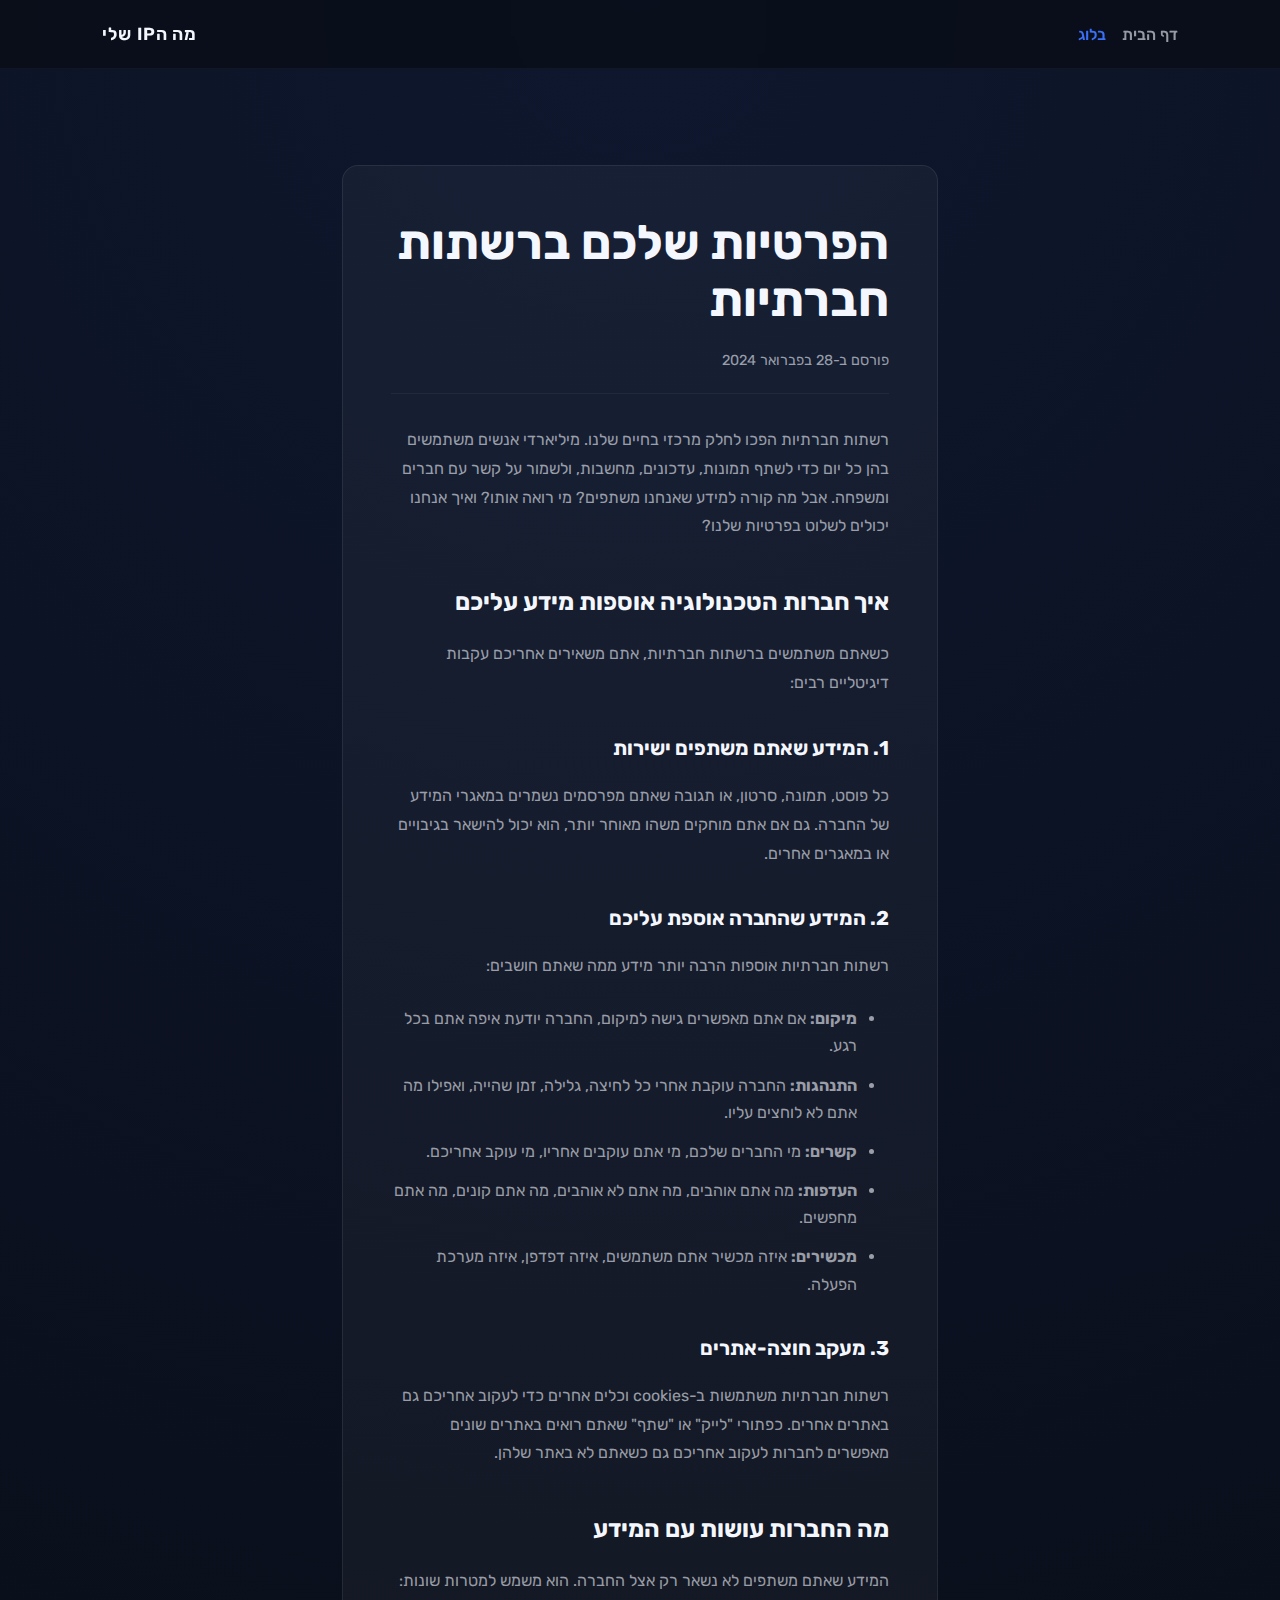
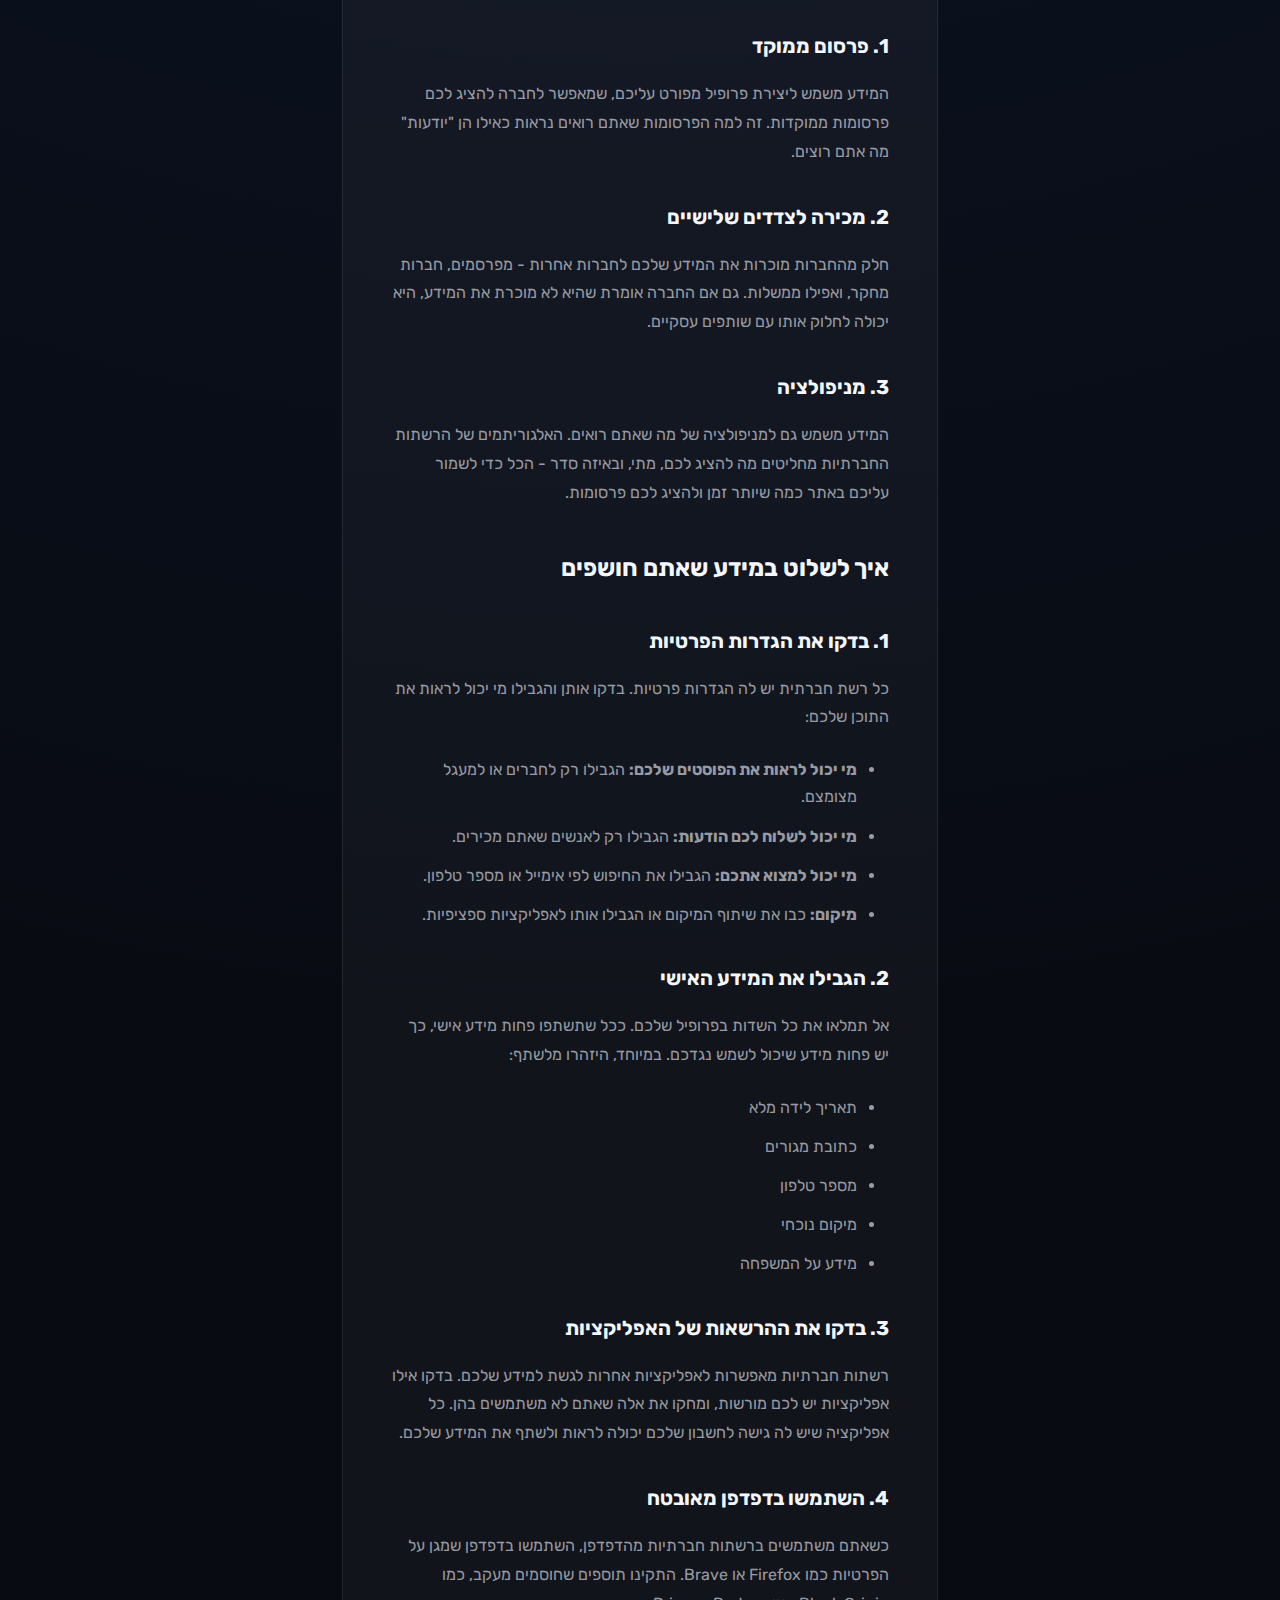
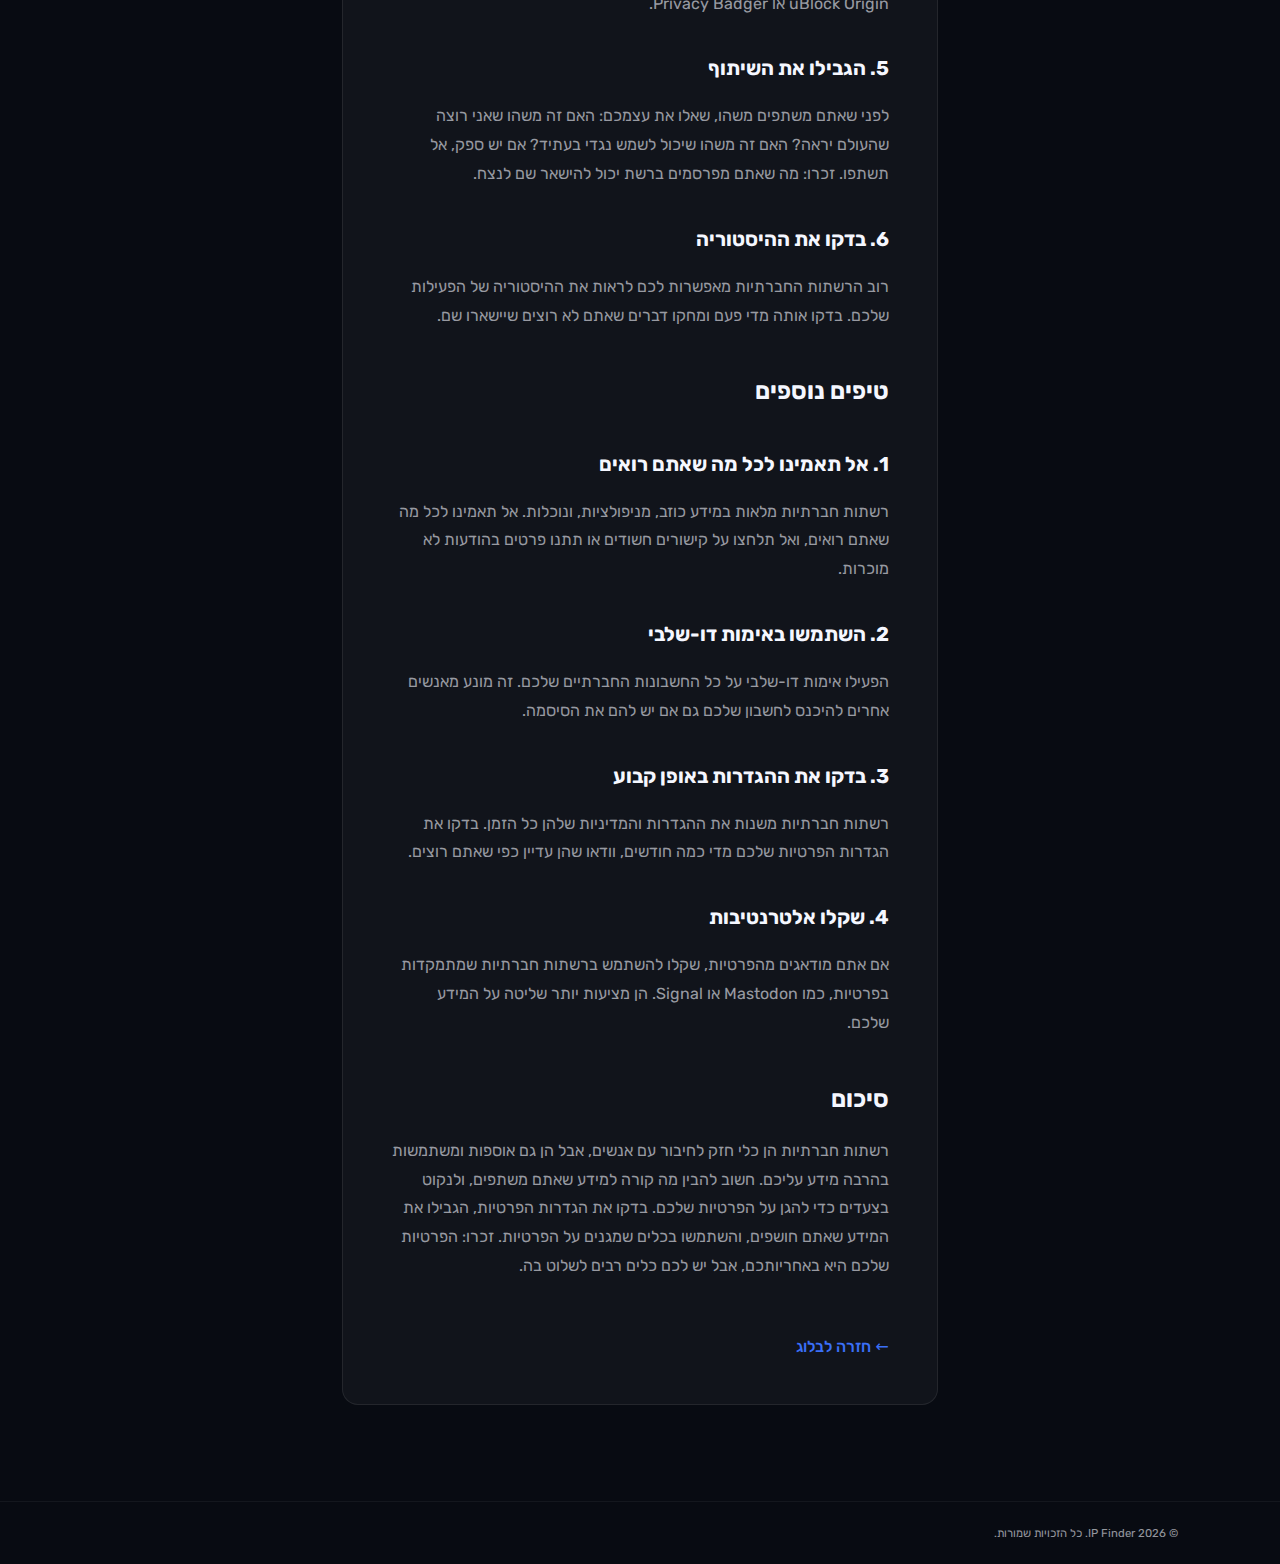
<file: blog-6.html>
<!DOCTYPE html>
<html lang="he">
  <head>
    <script async src="https://pagead2.googlesyndication.com/pagead/js/adsbygoogle.js?client=ca-pub-3962742647569998"
     crossorigin="anonymous"></script>
    <meta charset="UTF-8" />
    <meta name="viewport" content="width=device-width, initial-scale=1.0" />
    <title>הפרטיות שלכם ברשתות חברתיות - מדריך הגנה | מה הIP שלי</title>
    <meta name="description" content="איך חברות הטכנולוגיה אוספות מידע עליכם, מה הן עושות איתו, ואיך תוכלו לשלוט במידע שאתם חושפים. מדריך מקיף להגנה על הפרטיות ברשתות חברתיות." />
    <meta name="keywords" content="פרטיות ברשתות חברתיות, הגנה על מידע, פרטיות דיגיטלית, אבטחת מידע, רשתות חברתיות, הגנה על פרטיות" />
    <link rel="canonical" href="https://yourdomain.com/blog-6.html" />
    
    <!-- Open Graph / Facebook -->
    <meta property="og:type" content="article" />
    <meta property="og:url" content="https://yourdomain.com/blog-6.html" />
    <meta property="og:title" content="הפרטיות שלכם ברשתות חברתיות - מדריך הגנה" />
    <meta property="og:description" content="איך חברות הטכנולוגיה אוספות מידע עליכם, מה הן עושות איתו, ואיך תוכלו לשלוט במידע שאתם חושפים." />
    <meta property="og:image" content="https://yourdomain.com/og-image.jpg" />
    <meta property="article:published_time" content="2024-02-28T00:00:00+02:00" />
    
    <!-- Twitter -->
    <meta property="twitter:card" content="summary_large_image" />
    <meta property="twitter:url" content="https://yourdomain.com/blog-6.html" />
    <meta property="twitter:title" content="הפרטיות שלכם ברשתות חברתיות - מדריך הגנה" />
    <meta property="twitter:description" content="איך חברות הטכנולוגיה אוספות מידע עליכם, מה הן עושות איתו, ואיך תוכלו לשלוט במידע שאתם חושפים." />
    <meta property="twitter:image" content="https://yourdomain.com/og-image.jpg" />
    <link rel="stylesheet" href="styles.css" />
    <link rel="icon" type="image/svg+xml" href="favicon.svg" />
    <link rel="preconnect" href="https://fonts.googleapis.com" />
    <link rel="preconnect" href="https://fonts.gstatic.com" crossorigin />
    <link
      href="https://fonts.googleapis.com/css2?family=Rubik:wght@300;400;500;600&display=swap"
      rel="stylesheet"
    />
    
    <script type="application/ld+json">
    {
      "@context": "https://schema.org",
      "@type": "Article",
      "headline": "הפרטיות שלכם ברשתות חברתיות - מדריך הגנה",
      "description": "איך חברות הטכנולוגיה אוספות מידע עליכם, מה הן עושות איתו, ואיך תוכלו לשלוט במידע שאתם חושפים.",
      "image": "https://yourdomain.com/og-image.jpg",
      "author": {
        "@type": "Organization",
        "name": "מה הIP שלי"
      },
      "publisher": {
        "@type": "Organization",
        "name": "מה הIP שלי",
        "logo": {
          "@type": "ImageObject",
          "url": "https://yourdomain.com/favicon.svg"
        }
      },
      "datePublished": "2024-02-28T00:00:00+02:00",
      "dateModified": "2024-02-28T00:00:00+02:00",
      "mainEntityOfPage": {
        "@type": "WebPage",
        "@id": "https://yourdomain.com/blog-6.html"
      }
    }
    </script>
  </head>
  <body>
    <header class="site-header">
      <a class="brand" href="index.html">מה הIP שלי</a>
      <nav>
        <a href="index.html">דף הבית</a>
        <a class="active" href="blog.html">בלוג</a>
      </nav>
    </header>

    <main class="blog-post">
      <article>
        <h1>הפרטיות שלכם ברשתות חברתיות</h1>
        <div class="meta">פורסם ב-28 בפברואר 2024</div>
        <div class="content">
          <p>
            רשתות חברתיות הפכו לחלק מרכזי בחיים שלנו. מיליארדי אנשים משתמשים בהן כל יום כדי
            לשתף תמונות, עדכונים, מחשבות, ולשמור על קשר עם חברים ומשפחה. אבל מה קורה למידע
            שאנחנו משתפים? מי רואה אותו? ואיך אנחנו יכולים לשלוט בפרטיות שלנו?
          </p>

          <h2>איך חברות הטכנולוגיה אוספות מידע עליכם</h2>
          <p>
            כשאתם משתמשים ברשתות חברתיות, אתם משאירים אחריכם עקבות דיגיטליים רבים:
          </p>

          <h3>1. המידע שאתם משתפים ישירות</h3>
          <p>
            כל פוסט, תמונה, סרטון, או תגובה שאתם מפרסמים נשמרים במאגרי המידע של החברה. גם
            אם אתם מוחקים משהו מאוחר יותר, הוא יכול להישאר בגיבויים או במאגרים אחרים.
          </p>

          <h3>2. המידע שהחברה אוספת עליכם</h3>
          <p>
            רשתות חברתיות אוספות הרבה יותר מידע ממה שאתם חושבים:
          </p>
          <ul>
            <li>
              <strong>מיקום:</strong> אם אתם מאפשרים גישה למיקום, החברה יודעת איפה אתם בכל
              רגע.
            </li>
            <li>
              <strong>התנהגות:</strong> החברה עוקבת אחרי כל לחיצה, גלילה, זמן שהייה, ואפילו
              מה אתם לא לוחצים עליו.
            </li>
            <li>
              <strong>קשרים:</strong> מי החברים שלכם, מי אתם עוקבים אחריו, מי עוקב אחריכם.
            </li>
            <li>
              <strong>העדפות:</strong> מה אתם אוהבים, מה אתם לא אוהבים, מה אתם קונים, מה
              אתם מחפשים.
            </li>
            <li>
              <strong>מכשירים:</strong> איזה מכשיר אתם משתמשים, איזה דפדפן, איזה מערכת
              הפעלה.
            </li>
          </ul>

          <h3>3. מעקב חוצה-אתרים</h3>
          <p>
            רשתות חברתיות משתמשות ב-cookies וכלים אחרים כדי לעקוב אחריכם גם באתרים אחרים.
            כפתורי "לייק" או "שתף" שאתם רואים באתרים שונים מאפשרים לחברות לעקוב אחריכם גם
            כשאתם לא באתר שלהן.
          </p>

          <h2>מה החברות עושות עם המידע</h2>
          <p>
            המידע שאתם משתפים לא נשאר רק אצל החברה. הוא משמש למטרות שונות:
          </p>

          <h3>1. פרסום ממוקד</h3>
          <p>
            המידע משמש ליצירת פרופיל מפורט עליכם, שמאפשר לחברה להציג לכם פרסומות ממוקדות.
            זה למה הפרסומות שאתם רואים נראות כאילו הן "יודעות" מה אתם רוצים.
          </p>

          <h3>2. מכירה לצדדים שלישיים</h3>
          <p>
            חלק מהחברות מוכרות את המידע שלכם לחברות אחרות - מפרסמים, חברות מחקר, ואפילו
            ממשלות. גם אם החברה אומרת שהיא לא מוכרת את המידע, היא יכולה לחלוק אותו עם
            שותפים עסקיים.
          </p>

          <h3>3. מניפולציה</h3>
          <p>
            המידע משמש גם למניפולציה של מה שאתם רואים. האלגוריתמים של הרשתות החברתיות
            מחליטים מה להציג לכם, מתי, ובאיזה סדר - הכל כדי לשמור עליכם באתר כמה שיותר זמן
            ולהציג לכם פרסומות.
          </p>

          <h2>איך לשלוט במידע שאתם חושפים</h2>

          <h3>1. בדקו את הגדרות הפרטיות</h3>
          <p>
            כל רשת חברתית יש לה הגדרות פרטיות. בדקו אותן והגבילו מי יכול לראות את התוכן
            שלכם:
          </p>
          <ul>
            <li>
              <strong>מי יכול לראות את הפוסטים שלכם:</strong> הגבילו רק לחברים או למעגל
              מצומצם.
            </li>
            <li>
              <strong>מי יכול לשלוח לכם הודעות:</strong> הגבילו רק לאנשים שאתם מכירים.
            </li>
            <li>
              <strong>מי יכול למצוא אתכם:</strong> הגבילו את החיפוש לפי אימייל או מספר טלפון.
            </li>
            <li>
              <strong>מיקום:</strong> כבו את שיתוף המיקום או הגבילו אותו לאפליקציות ספציפיות.
            </li>
          </ul>

          <h3>2. הגבילו את המידע האישי</h3>
          <p>
            אל תמלאו את כל השדות בפרופיל שלכם. ככל שתשתפו פחות מידע אישי, כך יש פחות מידע
            שיכול לשמש נגדכם. במיוחד, היזהרו מלשתף:
          </p>
          <ul>
            <li>תאריך לידה מלא</li>
            <li>כתובת מגורים</li>
            <li>מספר טלפון</li>
            <li>מיקום נוכחי</li>
            <li>מידע על המשפחה</li>
          </ul>

          <h3>3. בדקו את ההרשאות של האפליקציות</h3>
          <p>
            רשתות חברתיות מאפשרות לאפליקציות אחרות לגשת למידע שלכם. בדקו אילו אפליקציות יש
            לכם מורשות, ומחקו את אלה שאתם לא משתמשים בהן. כל אפליקציה שיש לה גישה לחשבון
            שלכם יכולה לראות ולשתף את המידע שלכם.
          </p>

          <h3>4. השתמשו בדפדפן מאובטח</h3>
          <p>
            כשאתם משתמשים ברשתות חברתיות מהדפדפן, השתמשו בדפדפן שמגן על הפרטיות כמו Firefox
            או Brave. התקינו תוספים שחוסמים מעקב, כמו uBlock Origin או Privacy Badger.
          </p>

          <h3>5. הגבילו את השיתוף</h3>
          <p>
            לפני שאתם משתפים משהו, שאלו את עצמכם: האם זה משהו שאני רוצה שהעולם יראה? האם
            זה משהו שיכול לשמש נגדי בעתיד? אם יש ספק, אל תשתפו. זכרו: מה שאתם מפרסמים ברשת
            יכול להישאר שם לנצח.
          </p>

          <h3>6. בדקו את ההיסטוריה</h3>
          <p>
            רוב הרשתות החברתיות מאפשרות לכם לראות את ההיסטוריה של הפעילות שלכם. בדקו אותה
            מדי פעם ומחקו דברים שאתם לא רוצים שיישארו שם.
          </p>

          <h2>טיפים נוספים</h2>

          <h3>1. אל תאמינו לכל מה שאתם רואים</h3>
          <p>
            רשתות חברתיות מלאות במידע כוזב, מניפולציות, ונוכלות. אל תאמינו לכל מה שאתם
            רואים, ואל תלחצו על קישורים חשודים או תתנו פרטים בהודעות לא מוכרות.
          </p>

          <h3>2. השתמשו באימות דו-שלבי</h3>
          <p>
            הפעילו אימות דו-שלבי על כל החשבונות החברתיים שלכם. זה מונע מאנשים אחרים להיכנס
            לחשבון שלכם גם אם יש להם את הסיסמה.
          </p>

          <h3>3. בדקו את ההגדרות באופן קבוע</h3>
          <p>
            רשתות חברתיות משנות את ההגדרות והמדיניות שלהן כל הזמן. בדקו את הגדרות הפרטיות
            שלכם מדי כמה חודשים, וודאו שהן עדיין כפי שאתם רוצים.
          </p>

          <h3>4. שקלו אלטרנטיבות</h3>
          <p>
            אם אתם מודאגים מהפרטיות, שקלו להשתמש ברשתות חברתיות שמתמקדות בפרטיות, כמו
            Mastodon או Signal. הן מציעות יותר שליטה על המידע שלכם.
          </p>

          <h2>סיכום</h2>
          <p>
            רשתות חברתיות הן כלי חזק לחיבור עם אנשים, אבל הן גם אוספות ומשתמשות בהרבה מידע
            עליכם. חשוב להבין מה קורה למידע שאתם משתפים, ולנקוט בצעדים כדי להגן על הפרטיות
            שלכם. בדקו את הגדרות הפרטיות, הגבילו את המידע שאתם חושפים, והשתמשו בכלים שמגנים
            על הפרטיות. זכרו: הפרטיות שלכם היא באחריותכם, אבל יש לכם כלים רבים לשלוט בה.
          </p>
        </div>
        <a href="blog.html" class="back-link">← חזרה לבלוג</a>
      </article>
    </main>

    <footer class="site-footer">
      <small>© <span id="year"></span> IP Finder. כל הזכויות שמורות.</small>
    </footer>

    <script src="script.js" defer></script>
  </body>
</html>
</file>
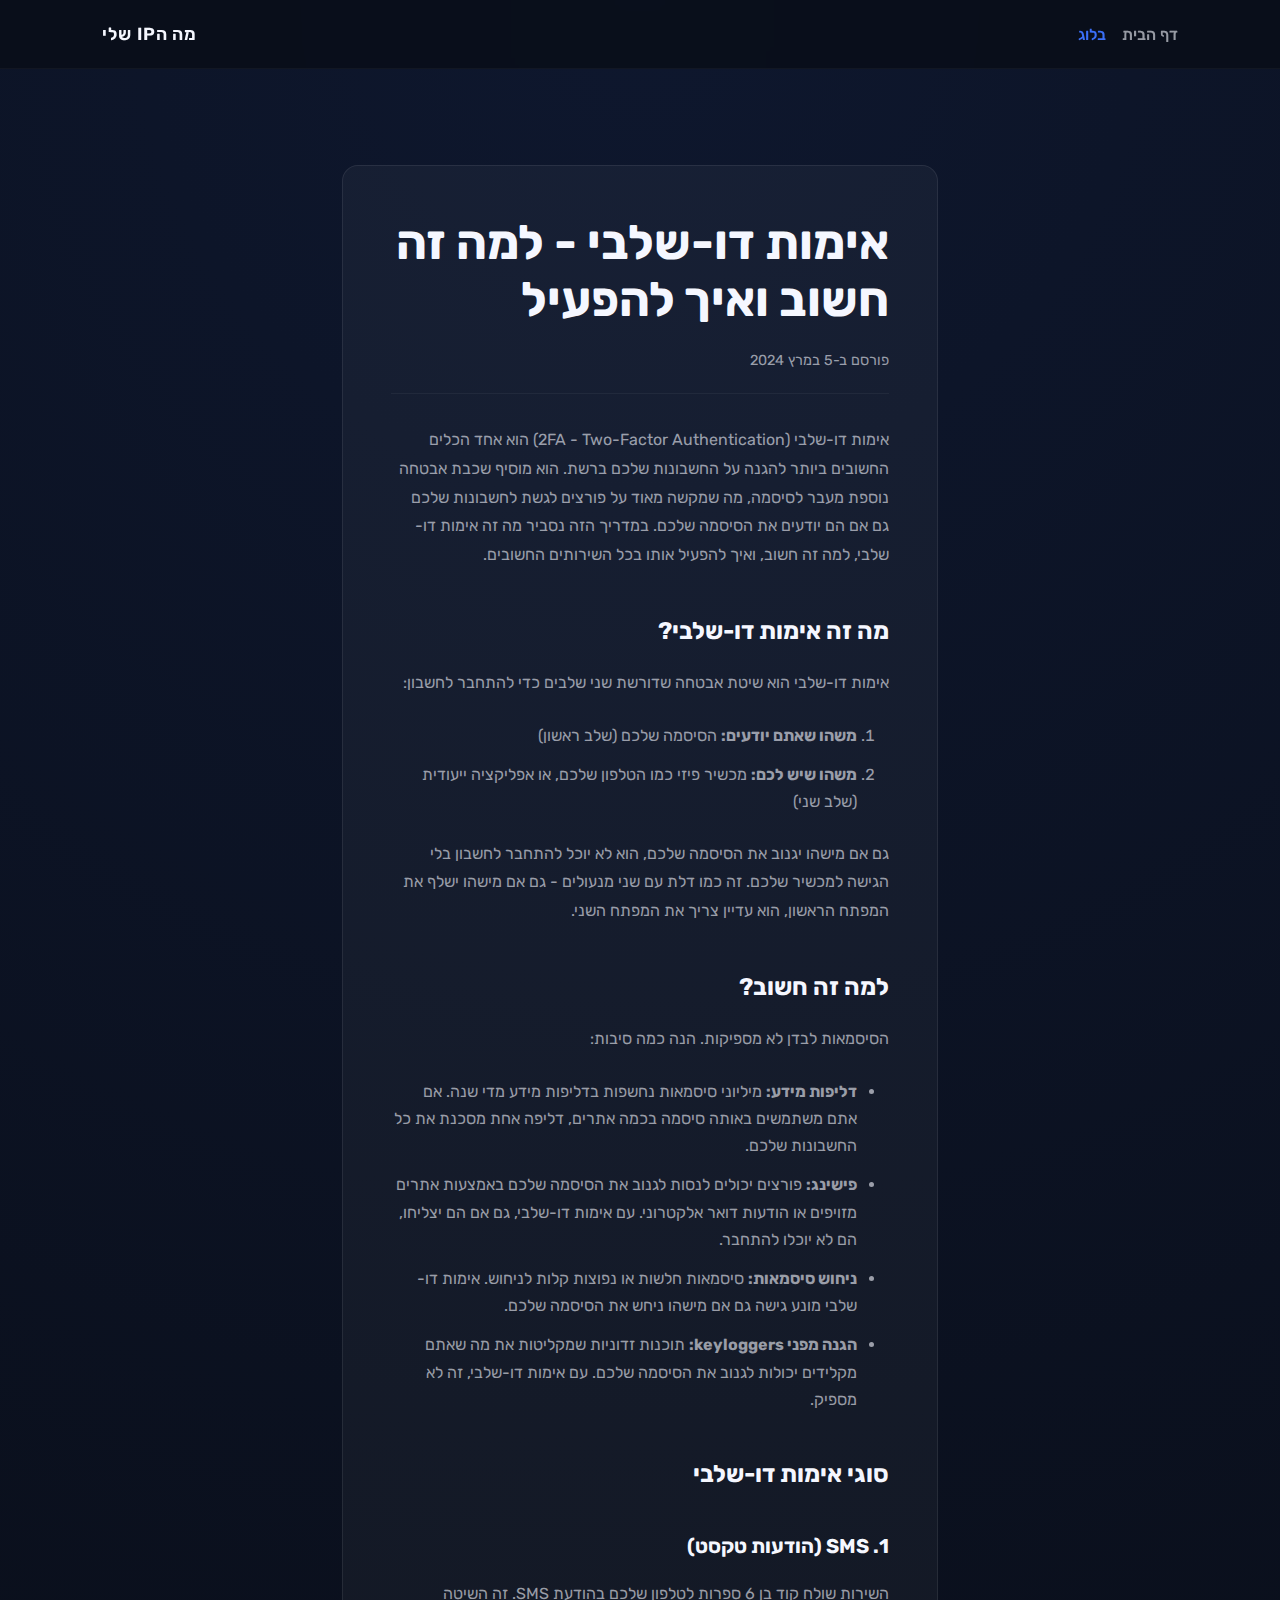
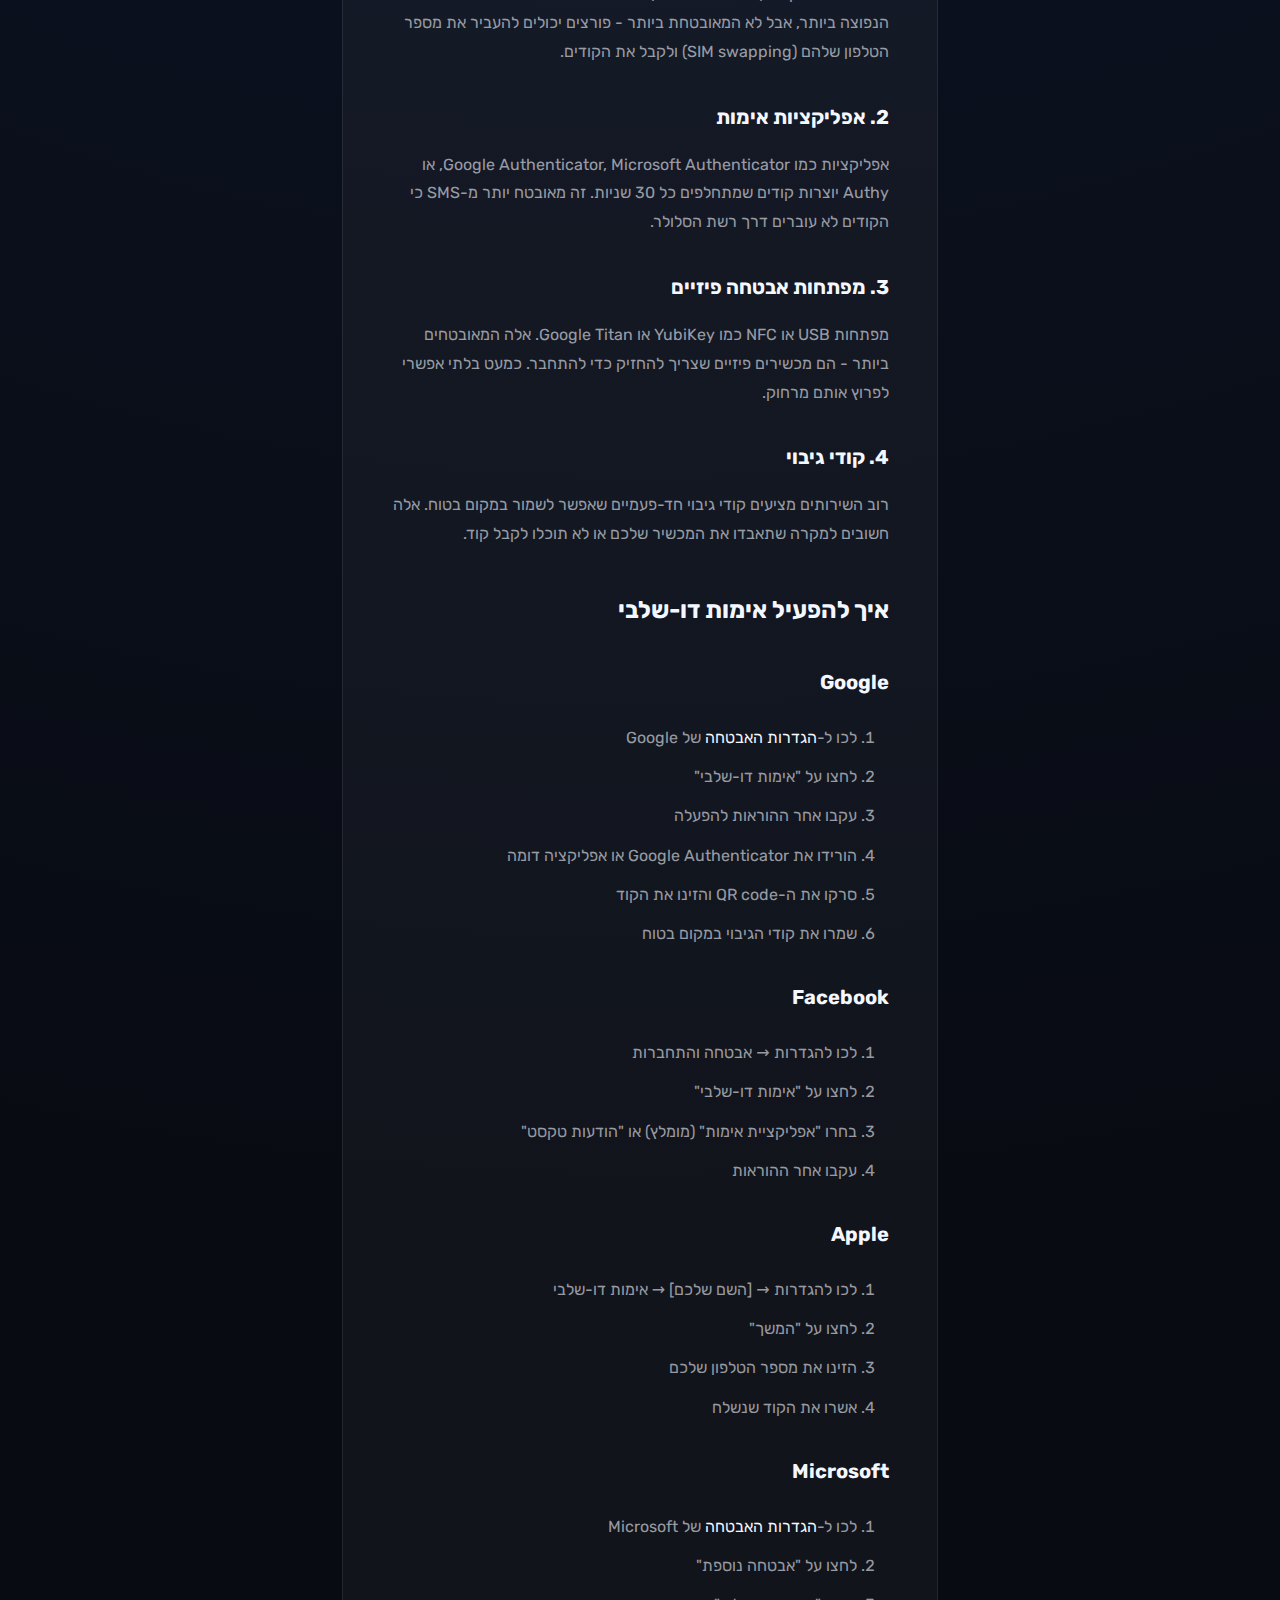
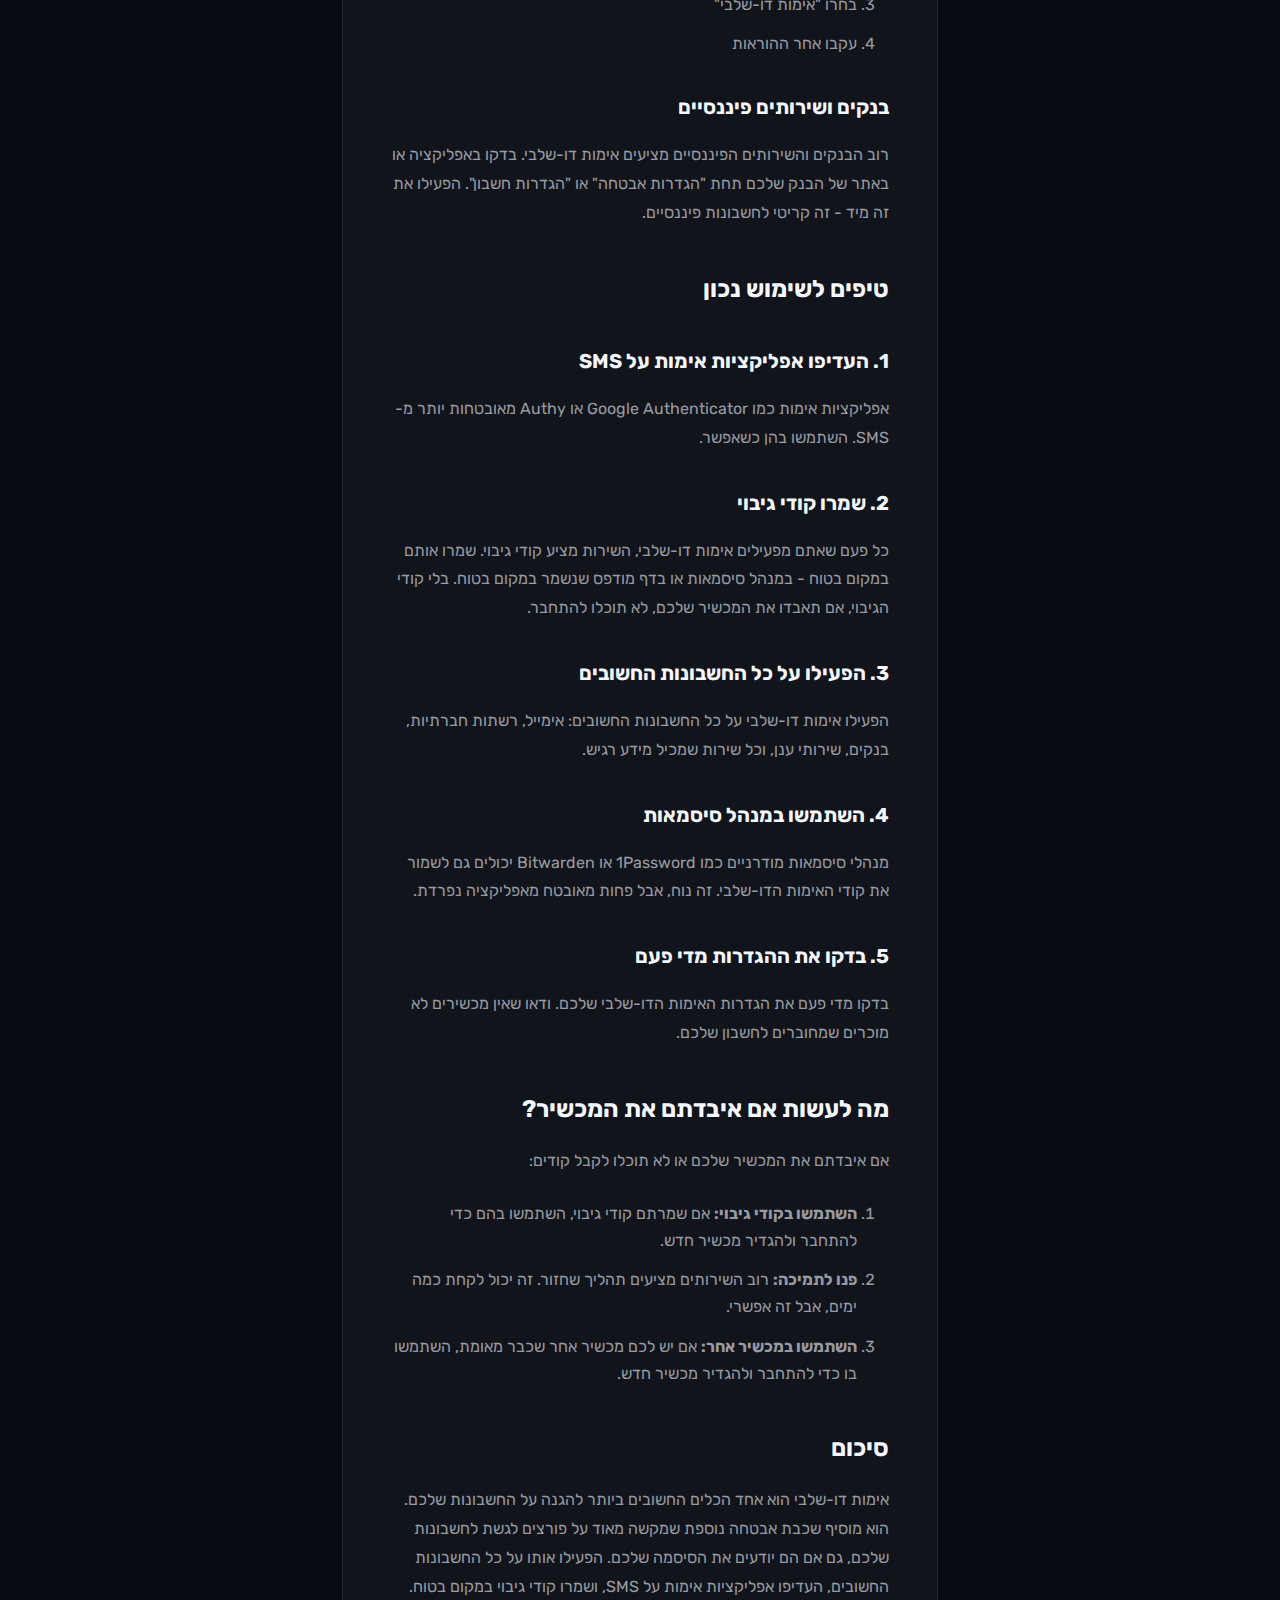
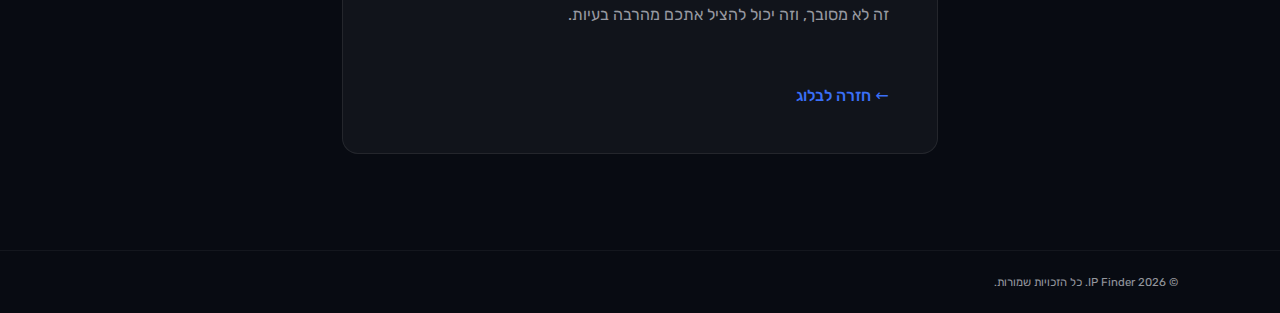
<file: blog-7.html>
<!DOCTYPE html>
<html lang="he">
  <head>
    <!-- Google tag (gtag.js) -->
    <script async src="https://www.googletagmanager.com/gtag/js?id=G-7JMH2MP13M"></script>
    <script>
      window.dataLayer = window.dataLayer || [];
      function gtag(){dataLayer.push(arguments);}
      gtag('js', new Date());
      gtag('config', 'G-7JMH2MP13M');
    </script>
    <meta charset="UTF-8" />
    <meta name="viewport" content="width=device-width, initial-scale=1.0" />
    <title>אימות דו-שלבי - למה זה חשוב ואיך להפעיל | מה הIP שלי</title>
    <meta name="description" content="אימות דו-שלבי (2FA) הוא אחד הכלים החשובים ביותר להגנה על החשבונות שלכם. למדו מה זה, למה זה חשוב, ואיך להפעיל אותו בכל השירותים החשובים." />
    <meta name="keywords" content="אימות דו-שלבי, 2FA, אבטחת מידע, הגנה על חשבונות, אבטחה דיגיטלית, אימות" />
    <link rel="canonical" href="https://yourdomain.com/blog-7.html" />
    
    <!-- Open Graph / Facebook -->
    <meta property="og:type" content="article" />
    <meta property="og:url" content="https://yourdomain.com/blog-7.html" />
    <meta property="og:title" content="אימות דו-שלבי - למה זה חשוב ואיך להפעיל" />
    <meta property="og:description" content="אימות דו-שלבי (2FA) הוא אחד הכלים החשובים ביותר להגנה על החשבונות שלכם. למדו מה זה, למה זה חשוב, ואיך להפעיל אותו בכל השירותים החשובים." />
    <meta property="og:image" content="https://yourdomain.com/og-image.jpg" />
    <meta property="article:published_time" content="2024-03-05T00:00:00+02:00" />
    
    <!-- Twitter -->
    <meta property="twitter:card" content="summary_large_image" />
    <meta property="twitter:url" content="https://yourdomain.com/blog-7.html" />
    <meta property="twitter:title" content="אימות דו-שלבי - למה זה חשוב ואיך להפעיל" />
    <meta property="twitter:description" content="אימות דו-שלבי (2FA) הוא אחד הכלים החשובים ביותר להגנה על החשבונות שלכם. למדו מה זה, למה זה חשוב, ואיך להפעיל אותו בכל השירותים החשובים." />
    <meta property="twitter:image" content="https://yourdomain.com/og-image.jpg" />
    <script async src="https://pagead2.googlesyndication.com/pagead/js/adsbygoogle.js?client=ca-pub-3962742647569998"
     crossorigin="anonymous"></script>
    <link rel="stylesheet" href="styles.css" />
    <link rel="icon" type="image/svg+xml" href="favicon.svg" />
    <link rel="preconnect" href="https://fonts.googleapis.com" />
    <link rel="preconnect" href="https://fonts.gstatic.com" crossorigin />
    <link
      href="https://fonts.googleapis.com/css2?family=Rubik:wght@300;400;500;600&display=swap"
      rel="stylesheet"
    />
    
    <script type="application/ld+json">
    {
      "@context": "https://schema.org",
      "@type": "Article",
      "headline": "אימות דו-שלבי - למה זה חשוב ואיך להפעיל",
      "description": "אימות דו-שלבי (2FA) הוא אחד הכלים החשובים ביותר להגנה על החשבונות שלכם. למדו מה זה, למה זה חשוב, ואיך להפעיל אותו בכל השירותים החשובים.",
      "image": "https://yourdomain.com/og-image.jpg",
      "author": {
        "@type": "Organization",
        "name": "מה הIP שלי"
      },
      "publisher": {
        "@type": "Organization",
        "name": "מה הIP שלי",
        "logo": {
          "@type": "ImageObject",
          "url": "https://yourdomain.com/favicon.svg"
        }
      },
      "datePublished": "2024-03-05T00:00:00+02:00",
      "dateModified": "2024-03-05T00:00:00+02:00",
      "mainEntityOfPage": {
        "@type": "WebPage",
        "@id": "https://yourdomain.com/blog-7.html"
      }
    }
    </script>
  </head>
  <body>
    <header class="site-header">
      <a class="brand" href="index.html">מה הIP שלי</a>
      <nav>
        <a href="index.html">דף הבית</a>
        <a class="active" href="blog.html">בלוג</a>
      </nav>
    </header>

    <main class="blog-post">
      <article>
        <h1>אימות דו-שלבי - למה זה חשוב ואיך להפעיל</h1>
        <div class="meta">פורסם ב-5 במרץ 2024</div>
        <div class="content">
          <p>
            אימות דו-שלבי (2FA - Two-Factor Authentication) הוא אחד הכלים החשובים ביותר
            להגנה על החשבונות שלכם ברשת. הוא מוסיף שכבת אבטחה נוספת מעבר לסיסמה, מה שמקשה
            מאוד על פורצים לגשת לחשבונות שלכם גם אם הם יודעים את הסיסמה שלכם. במדריך הזה
            נסביר מה זה אימות דו-שלבי, למה זה חשוב, ואיך להפעיל אותו בכל השירותים החשובים.
          </p>

          <h2>מה זה אימות דו-שלבי?</h2>
          <p>
            אימות דו-שלבי הוא שיטת אבטחה שדורשת שני שלבים כדי להתחבר לחשבון:
          </p>
          <ol>
            <li>
              <strong>משהו שאתם יודעים:</strong> הסיסמה שלכם (שלב ראשון)
            </li>
            <li>
              <strong>משהו שיש לכם:</strong> מכשיר פיזי כמו הטלפון שלכם, או אפליקציה
              ייעודית (שלב שני)
            </li>
          </ol>
          <p>
            גם אם מישהו יגנוב את הסיסמה שלכם, הוא לא יוכל להתחבר לחשבון בלי הגישה למכשיר
            שלכם. זה כמו דלת עם שני מנעולים - גם אם מישהו ישלף את המפתח הראשון, הוא עדיין
            צריך את המפתח השני.
          </p>

          <h2>למה זה חשוב?</h2>
          <p>
            הסיסמאות לבדן לא מספיקות. הנה כמה סיבות:
          </p>
          <ul>
            <li>
              <strong>דליפות מידע:</strong> מיליוני סיסמאות נחשפות בדליפות מידע מדי שנה. אם
              אתם משתמשים באותה סיסמה בכמה אתרים, דליפה אחת מסכנת את כל החשבונות שלכם.
            </li>
            <li>
              <strong>פישינג:</strong> פורצים יכולים לנסות לגנוב את הסיסמה שלכם באמצעות
              אתרים מזויפים או הודעות דואר אלקטרוני. עם אימות דו-שלבי, גם אם הם יצליחו,
              הם לא יוכלו להתחבר.
            </li>
            <li>
              <strong>ניחוש סיסמאות:</strong> סיסמאות חלשות או נפוצות קלות לניחוש. אימות
              דו-שלבי מונע גישה גם אם מישהו ניחש את הסיסמה שלכם.
            </li>
            <li>
              <strong>הגנה מפני keyloggers:</strong> תוכנות זדוניות שמקליטות את מה שאתם
              מקלידים יכולות לגנוב את הסיסמה שלכם. עם אימות דו-שלבי, זה לא מספיק.
            </li>
          </ul>

          <h2>סוגי אימות דו-שלבי</h2>

          <h3>1. SMS (הודעות טקסט)</h3>
          <p>
            השירות שולח קוד בן 6 ספרות לטלפון שלכם בהודעת SMS. זה השיטה הנפוצה ביותר,
            אבל לא המאובטחת ביותר - פורצים יכולים להעביר את מספר הטלפון שלהם (SIM swapping)
            ולקבל את הקודים.
          </p>

          <h3>2. אפליקציות אימות</h3>
          <p>
            אפליקציות כמו Google Authenticator, Microsoft Authenticator, או Authy יוצרות
            קודים שמתחלפים כל 30 שניות. זה מאובטח יותר מ-SMS כי הקודים לא עוברים דרך רשת
            הסלולר.
          </p>

          <h3>3. מפתחות אבטחה פיזיים</h3>
          <p>
            מפתחות USB או NFC כמו YubiKey או Google Titan. אלה המאובטחים ביותר - הם
            מכשירים פיזיים שצריך להחזיק כדי להתחבר. כמעט בלתי אפשרי לפרוץ אותם מרחוק.
          </p>

          <h3>4. קודי גיבוי</h3>
          <p>
            רוב השירותים מציעים קודי גיבוי חד-פעמיים שאפשר לשמור במקום בטוח. אלה חשובים
            למקרה שתאבדו את המכשיר שלכם או לא תוכלו לקבל קוד.
          </p>

          <h2>איך להפעיל אימות דו-שלבי</h2>

          <h3>Google</h3>
          <ol>
            <li>לכו ל-<a href="https://myaccount.google.com/security" target="_blank">הגדרות האבטחה</a> של Google</li>
            <li>לחצו על "אימות דו-שלבי"</li>
            <li>עקבו אחר ההוראות להפעלה</li>
            <li>הורידו את Google Authenticator או אפליקציה דומה</li>
            <li>סרקו את ה-QR code והזינו את הקוד</li>
            <li>שמרו את קודי הגיבוי במקום בטוח</li>
          </ol>

          <h3>Facebook</h3>
          <ol>
            <li>לכו להגדרות → אבטחה והתחברות</li>
            <li>לחצו על "אימות דו-שלבי"</li>
            <li>בחרו "אפליקציית אימות" (מומלץ) או "הודעות טקסט"</li>
            <li>עקבו אחר ההוראות</li>
          </ol>

          <h3>Apple</h3>
          <ol>
            <li>לכו להגדרות → [השם שלכם] → אימות דו-שלבי</li>
            <li>לחצו על "המשך"</li>
            <li>הזינו את מספר הטלפון שלכם</li>
            <li>אשרו את הקוד שנשלח</li>
          </ol>

          <h3>Microsoft</h3>
          <ol>
            <li>לכו ל-<a href="https://account.microsoft.com/security" target="_blank">הגדרות האבטחה</a> של Microsoft</li>
            <li>לחצו על "אבטחה נוספת"</li>
            <li>בחרו "אימות דו-שלבי"</li>
            <li>עקבו אחר ההוראות</li>
          </ol>

          <h3>בנקים ושירותים פיננסיים</h3>
          <p>
            רוב הבנקים והשירותים הפיננסיים מציעים אימות דו-שלבי. בדקו באפליקציה או באתר
            של הבנק שלכם תחת "הגדרות אבטחה" או "הגדרות חשבון". הפעילו את זה מיד - זה קריטי
            לחשבונות פיננסיים.
          </p>

          <h2>טיפים לשימוש נכון</h2>

          <h3>1. העדיפו אפליקציות אימות על SMS</h3>
          <p>
            אפליקציות אימות כמו Google Authenticator או Authy מאובטחות יותר מ-SMS. השתמשו
            בהן כשאפשר.
          </p>

          <h3>2. שמרו קודי גיבוי</h3>
          <p>
            כל פעם שאתם מפעילים אימות דו-שלבי, השירות מציע קודי גיבוי. שמרו אותם במקום
            בטוח - במנהל סיסמאות או בדף מודפס שנשמר במקום בטוח. בלי קודי הגיבוי, אם תאבדו
            את המכשיר שלכם, לא תוכלו להתחבר.
          </p>

          <h3>3. הפעילו על כל החשבונות החשובים</h3>
          <p>
            הפעילו אימות דו-שלבי על כל החשבונות החשובים: אימייל, רשתות חברתיות, בנקים,
            שירותי ענן, וכל שירות שמכיל מידע רגיש.
          </p>

          <h3>4. השתמשו במנהל סיסמאות</h3>
          <p>
            מנהלי סיסמאות מודרניים כמו 1Password או Bitwarden יכולים גם לשמור את קודי
            האימות הדו-שלבי. זה נוח, אבל פחות מאובטח מאפליקציה נפרדת.
          </p>

          <h3>5. בדקו את ההגדרות מדי פעם</h3>
          <p>
            בדקו מדי פעם את הגדרות האימות הדו-שלבי שלכם. ודאו שאין מכשירים לא מוכרים
            שמחוברים לחשבון שלכם.
          </p>

          <h2>מה לעשות אם איבדתם את המכשיר?</h2>
          <p>
            אם איבדתם את המכשיר שלכם או לא תוכלו לקבל קודים:
          </p>
          <ol>
            <li>
              <strong>השתמשו בקודי גיבוי:</strong> אם שמרתם קודי גיבוי, השתמשו בהם כדי
              להתחבר ולהגדיר מכשיר חדש.
            </li>
            <li>
              <strong>פנו לתמיכה:</strong> רוב השירותים מציעים תהליך שחזור. זה יכול לקחת
              כמה ימים, אבל זה אפשרי.
            </li>
            <li>
              <strong>השתמשו במכשיר אחר:</strong> אם יש לכם מכשיר אחר שכבר מאומת, השתמשו
              בו כדי להתחבר ולהגדיר מכשיר חדש.
            </li>
          </ol>

          <h2>סיכום</h2>
          <p>
            אימות דו-שלבי הוא אחד הכלים החשובים ביותר להגנה על החשבונות שלכם. הוא מוסיף
            שכבת אבטחה נוספת שמקשה מאוד על פורצים לגשת לחשבונות שלכם, גם אם הם יודעים את
            הסיסמה שלכם. הפעילו אותו על כל החשבונות החשובים, העדיפו אפליקציות אימות על
            SMS, ושמרו קודי גיבוי במקום בטוח. זה לא מסובך, וזה יכול להציל אתכם מהרבה
            בעיות.
          </p>
        </div>
        <a href="blog.html" class="back-link">← חזרה לבלוג</a>
      </article>
    </main>

    <footer class="site-footer">
      <small>© <span id="year"></span> IP Finder. כל הזכויות שמורות.</small>
    </footer>

    <script src="script.js" defer></script>
  </body>
</html>
</file>
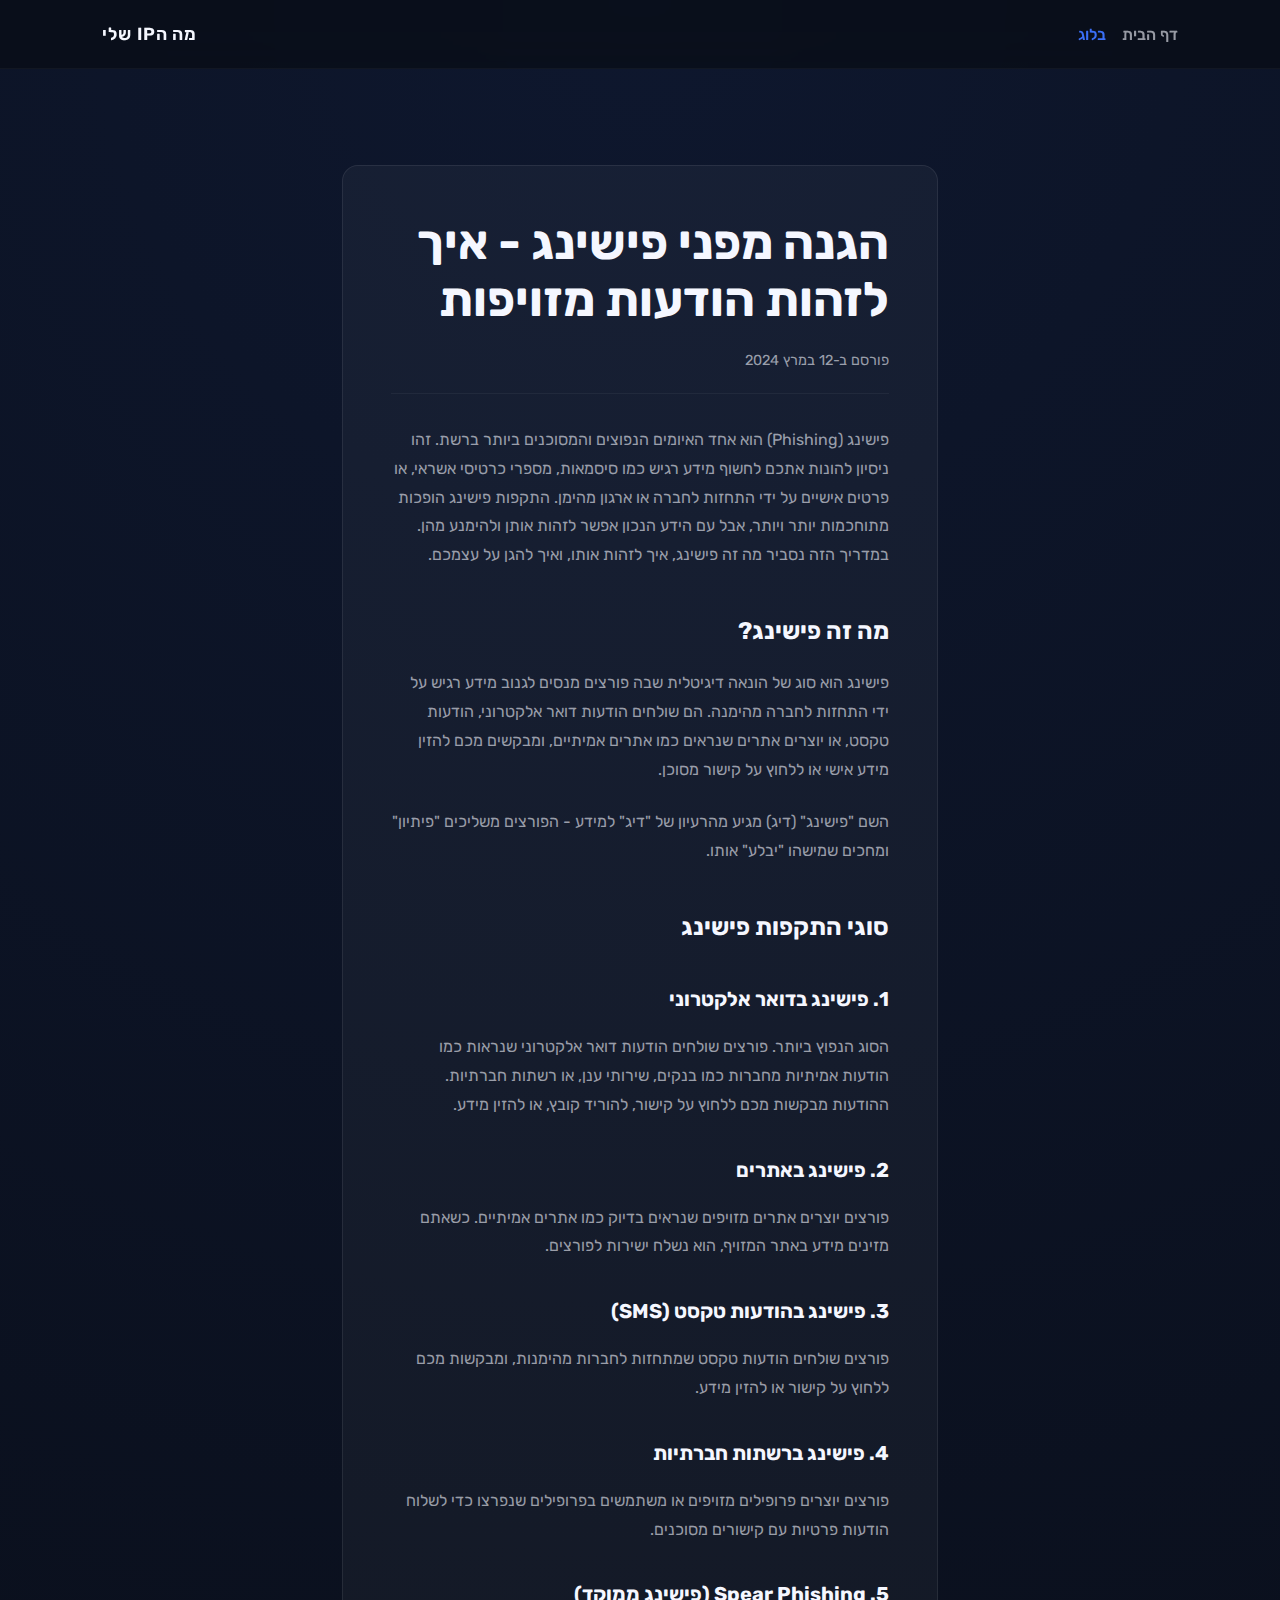
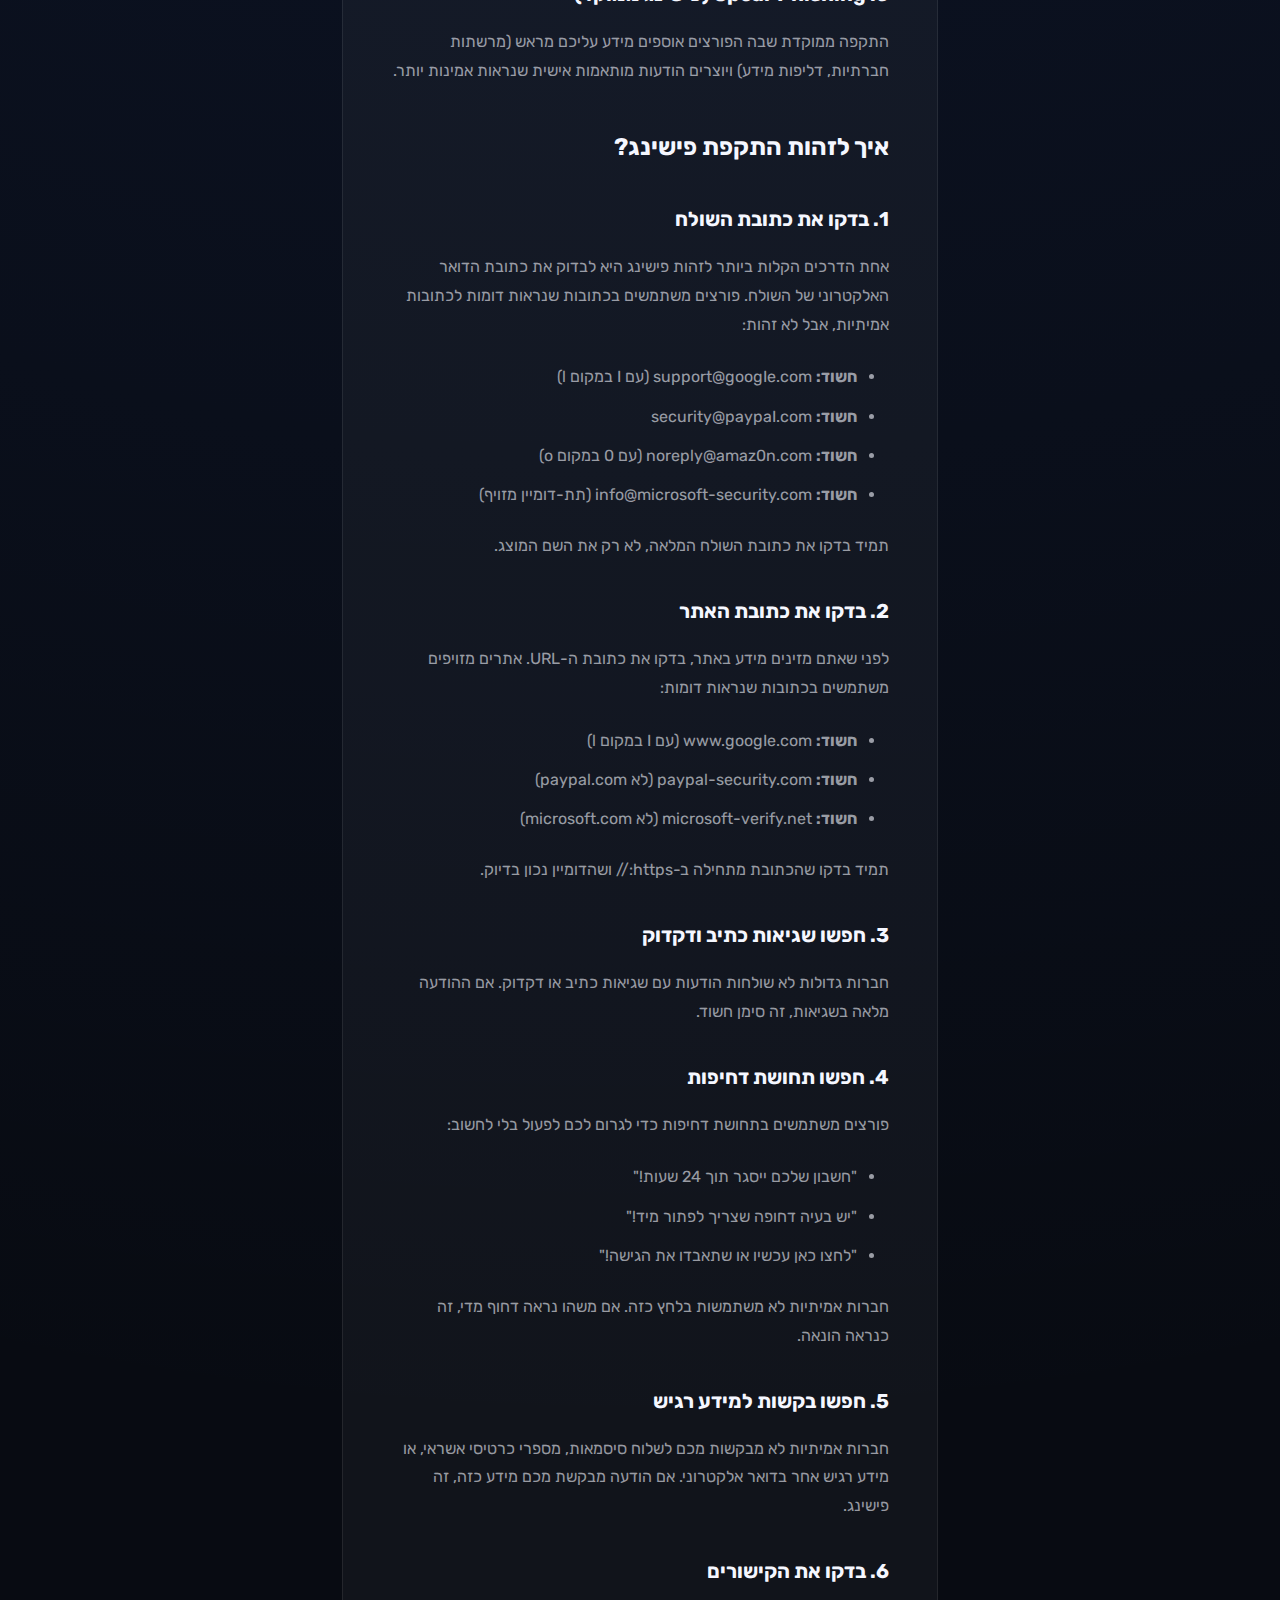
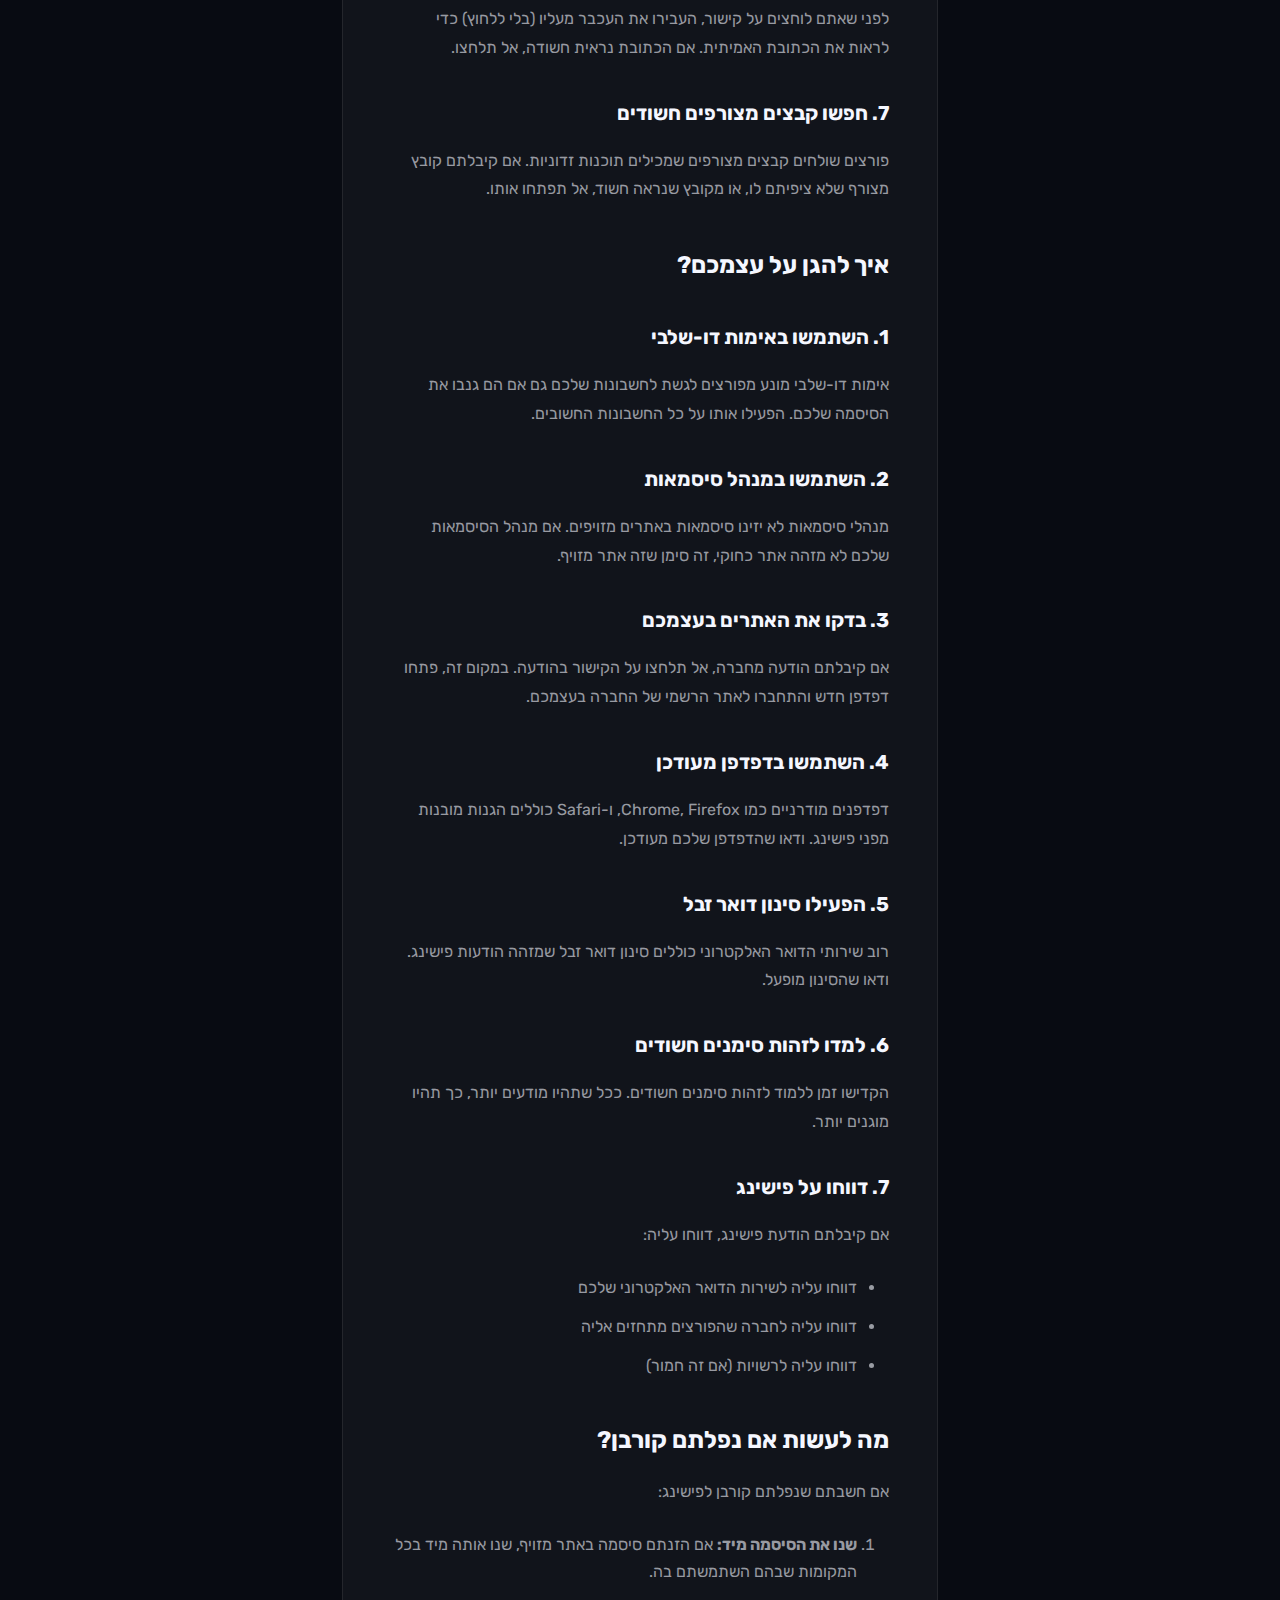
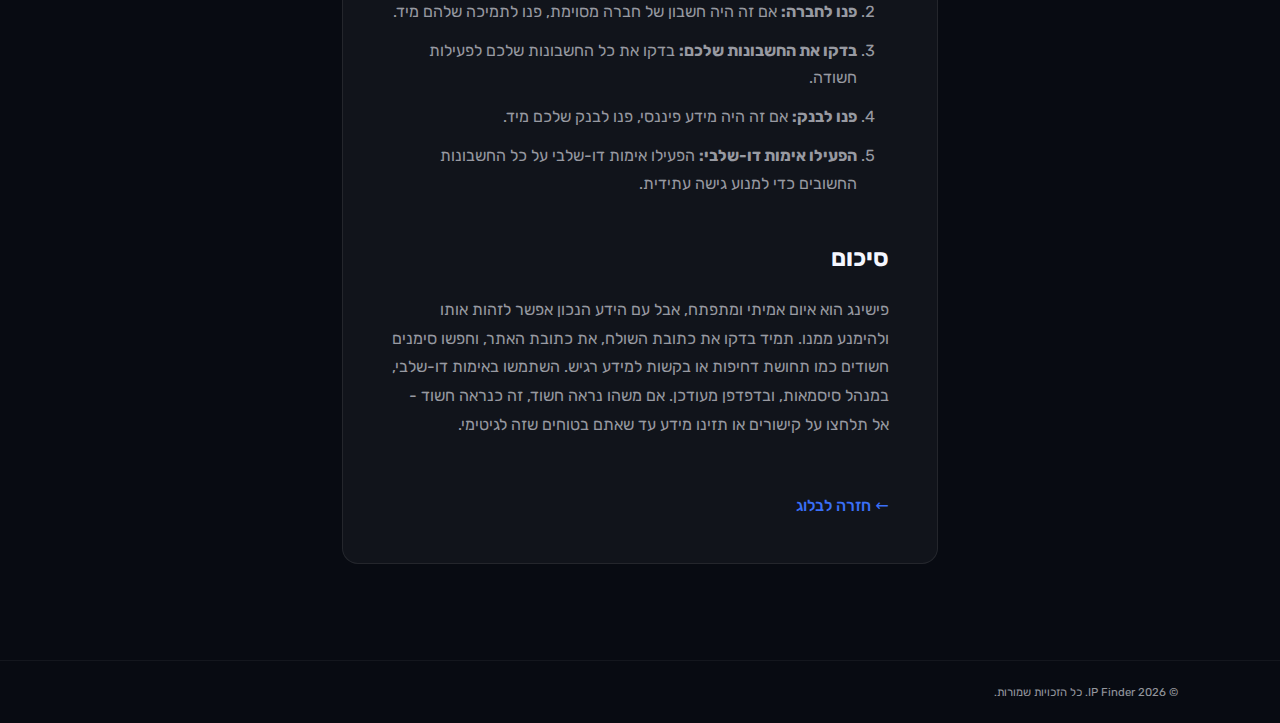
<file: blog-8.html>
<!DOCTYPE html>
<html lang="he">
  <head>
    <!-- Google tag (gtag.js) -->
    <script async src="https://www.googletagmanager.com/gtag/js?id=G-7JMH2MP13M"></script>
    <script>
      window.dataLayer = window.dataLayer || [];
      function gtag(){dataLayer.push(arguments);}
      gtag('js', new Date());
      gtag('config', 'G-7JMH2MP13M');
    </script>
    <meta charset="UTF-8" />
    <meta name="viewport" content="width=device-width, initial-scale=1.0" />
    <title>הגנה מפני פישינג - איך לזהות הודעות מזויפות | מה הIP שלי</title>
    <meta name="description" content="פישינג הוא אחד האיומים הנפוצים ביותר ברשת. למדו איך לזהות הודעות דואר אלקטרוני, אתרים וקישורים מזויפים, ואיך להגן על עצמכם מפני התקפות פישינג." />
    <meta name="keywords" content="פישינג, phishing, אבטחת מידע, הגנה מפני הונאות, זיהוי הודעות מזויפות, אבטחה דיגיטלית" />
    <link rel="canonical" href="https://yourdomain.com/blog-8.html" />
    
    <!-- Open Graph / Facebook -->
    <meta property="og:type" content="article" />
    <meta property="og:url" content="https://yourdomain.com/blog-8.html" />
    <meta property="og:title" content="הגנה מפני פישינג - איך לזהות הודעות מזויפות" />
    <meta property="og:description" content="פישינג הוא אחד האיומים הנפוצים ביותר ברשת. למדו איך לזהות הודעות דואר אלקטרוני, אתרים וקישורים מזויפים, ואיך להגן על עצמכם מפני התקפות פישינג." />
    <meta property="og:image" content="https://yourdomain.com/og-image.jpg" />
    <meta property="article:published_time" content="2024-03-12T00:00:00+02:00" />
    
    <!-- Twitter -->
    <meta property="twitter:card" content="summary_large_image" />
    <meta property="twitter:url" content="https://yourdomain.com/blog-8.html" />
    <meta property="twitter:title" content="הגנה מפני פישינג - איך לזהות הודעות מזויפות" />
    <meta property="twitter:description" content="פישינג הוא אחד האיומים הנפוצים ביותר ברשת. למדו איך לזהות הודעות דואר אלקטרוני, אתרים וקישורים מזויפים, ואיך להגן על עצמכם מפני התקפות פישינג." />
    <meta property="twitter:image" content="https://yourdomain.com/og-image.jpg" />
    <script async src="https://pagead2.googlesyndication.com/pagead/js/adsbygoogle.js?client=ca-pub-3962742647569998"
     crossorigin="anonymous"></script>
    <link rel="stylesheet" href="styles.css" />
    <link rel="icon" type="image/svg+xml" href="favicon.svg" />
    <link rel="preconnect" href="https://fonts.googleapis.com" />
    <link rel="preconnect" href="https://fonts.gstatic.com" crossorigin />
    <link
      href="https://fonts.googleapis.com/css2?family=Rubik:wght@300;400;500;600&display=swap"
      rel="stylesheet"
    />
    
    <script type="application/ld+json">
    {
      "@context": "https://schema.org",
      "@type": "Article",
      "headline": "הגנה מפני פישינג - איך לזהות הודעות מזויפות",
      "description": "פישינג הוא אחד האיומים הנפוצים ביותר ברשת. למדו איך לזהות הודעות דואר אלקטרוני, אתרים וקישורים מזויפים, ואיך להגן על עצמכם מפני התקפות פישינג.",
      "image": "https://yourdomain.com/og-image.jpg",
      "author": {
        "@type": "Organization",
        "name": "מה הIP שלי"
      },
      "publisher": {
        "@type": "Organization",
        "name": "מה הIP שלי",
        "logo": {
          "@type": "ImageObject",
          "url": "https://yourdomain.com/favicon.svg"
        }
      },
      "datePublished": "2024-03-12T00:00:00+02:00",
      "dateModified": "2024-03-12T00:00:00+02:00",
      "mainEntityOfPage": {
        "@type": "WebPage",
        "@id": "https://yourdomain.com/blog-8.html"
      }
    }
    </script>
  </head>
  <body>
    <header class="site-header">
      <a class="brand" href="index.html">מה הIP שלי</a>
      <nav>
        <a href="index.html">דף הבית</a>
        <a class="active" href="blog.html">בלוג</a>
      </nav>
    </header>

    <main class="blog-post">
      <article>
        <h1>הגנה מפני פישינג - איך לזהות הודעות מזויפות</h1>
        <div class="meta">פורסם ב-12 במרץ 2024</div>
        <div class="content">
          <p>
            פישינג (Phishing) הוא אחד האיומים הנפוצים והמסוכנים ביותר ברשת. זהו ניסיון
            להונות אתכם לחשוף מידע רגיש כמו סיסמאות, מספרי כרטיסי אשראי, או פרטים אישיים
            על ידי התחזות לחברה או ארגון מהימן. התקפות פישינג הופכות מתוחכמות יותר ויותר,
            אבל עם הידע הנכון אפשר לזהות אותן ולהימנע מהן. במדריך הזה נסביר מה זה פישינג,
            איך לזהות אותו, ואיך להגן על עצמכם.
          </p>

          <h2>מה זה פישינג?</h2>
          <p>
            פישינג הוא סוג של הונאה דיגיטלית שבה פורצים מנסים לגנוב מידע רגיש על ידי
            התחזות לחברה מהימנה. הם שולחים הודעות דואר אלקטרוני, הודעות טקסט, או יוצרים
            אתרים שנראים כמו אתרים אמיתיים, ומבקשים מכם להזין מידע אישי או ללחוץ על קישור
            מסוכן.
          </p>
          <p>
            השם "פישינג" (דיג) מגיע מהרעיון של "דיג" למידע - הפורצים משליכים "פיתיון" ומחכים
            שמישהו "יבלע" אותו.
          </p>

          <h2>סוגי התקפות פישינג</h2>

          <h3>1. פישינג בדואר אלקטרוני</h3>
          <p>
            הסוג הנפוץ ביותר. פורצים שולחים הודעות דואר אלקטרוני שנראות כמו הודעות אמיתיות
            מחברות כמו בנקים, שירותי ענן, או רשתות חברתיות. ההודעות מבקשות מכם ללחוץ על
            קישור, להוריד קובץ, או להזין מידע.
          </p>

          <h3>2. פישינג באתרים</h3>
          <p>
            פורצים יוצרים אתרים מזויפים שנראים בדיוק כמו אתרים אמיתיים. כשאתם מזינים מידע
            באתר המזויף, הוא נשלח ישירות לפורצים.
          </p>

          <h3>3. פישינג בהודעות טקסט (SMS)</h3>
          <p>
            פורצים שולחים הודעות טקסט שמתחזות לחברות מהימנות, ומבקשות מכם ללחוץ על קישור
            או להזין מידע.
          </p>

          <h3>4. פישינג ברשתות חברתיות</h3>
          <p>
            פורצים יוצרים פרופילים מזויפים או משתמשים בפרופילים שנפרצו כדי לשלוח הודעות
            פרטיות עם קישורים מסוכנים.
          </p>

          <h3>5. Spear Phishing (פישינג ממוקד)</h3>
          <p>
            התקפה ממוקדת שבה הפורצים אוספים מידע עליכם מראש (מרשתות חברתיות, דליפות מידע)
            ויוצרים הודעות מותאמות אישית שנראות אמינות יותר.
          </p>

          <h2>איך לזהות התקפת פישינג?</h2>

          <h3>1. בדקו את כתובת השולח</h3>
          <p>
            אחת הדרכים הקלות ביותר לזהות פישינג היא לבדוק את כתובת הדואר האלקטרוני של
            השולח. פורצים משתמשים בכתובות שנראות דומות לכתובות אמיתיות, אבל לא זהות:
          </p>
          <ul>
            <li><strong>חשוד:</strong> support@googIe.com (עם I במקום l)</li>
            <li><strong>חשוד:</strong> security@paypaI.com</li>
            <li><strong>חשוד:</strong> noreply@amaz0n.com (עם 0 במקום o)</li>
            <li><strong>חשוד:</strong> info@microsoft-security.com (תת-דומיין מזויף)</li>
          </ul>
          <p>
            תמיד בדקו את כתובת השולח המלאה, לא רק את השם המוצג.
          </p>

          <h3>2. בדקו את כתובת האתר</h3>
          <p>
            לפני שאתם מזינים מידע באתר, בדקו את כתובת ה-URL. אתרים מזויפים משתמשים בכתובות
            שנראות דומות:
          </p>
          <ul>
            <li><strong>חשוד:</strong> www.googIe.com (עם I במקום l)</li>
            <li><strong>חשוד:</strong> paypal-security.com (לא paypal.com)</li>
            <li><strong>חשוד:</strong> microsoft-verify.net (לא microsoft.com)</li>
          </ul>
          <p>
            תמיד בדקו שהכתובת מתחילה ב-https:// ושהדומיין נכון בדיוק.
          </p>

          <h3>3. חפשו שגיאות כתיב ודקדוק</h3>
          <p>
            חברות גדולות לא שולחות הודעות עם שגיאות כתיב או דקדוק. אם ההודעה מלאה בשגיאות,
            זה סימן חשוד.
          </p>

          <h3>4. חפשו תחושת דחיפות</h3>
          <p>
            פורצים משתמשים בתחושת דחיפות כדי לגרום לכם לפעול בלי לחשוב:
          </p>
          <ul>
            <li>"חשבון שלכם ייסגר תוך 24 שעות!"</li>
            <li>"יש בעיה דחופה שצריך לפתור מיד!"</li>
            <li>"לחצו כאן עכשיו או שתאבדו את הגישה!"</li>
          </ul>
          <p>
            חברות אמיתיות לא משתמשות בלחץ כזה. אם משהו נראה דחוף מדי, זה כנראה הונאה.
          </p>

          <h3>5. חפשו בקשות למידע רגיש</h3>
          <p>
            חברות אמיתיות לא מבקשות מכם לשלוח סיסמאות, מספרי כרטיסי אשראי, או מידע רגיש
            אחר בדואר אלקטרוני. אם הודעה מבקשת מכם מידע כזה, זה פישינג.
          </p>

          <h3>6. בדקו את הקישורים</h3>
          <p>
            לפני שאתם לוחצים על קישור, העבירו את העכבר מעליו (בלי ללחוץ) כדי לראות את
            הכתובת האמיתית. אם הכתובת נראית חשודה, אל תלחצו.
          </p>

          <h3>7. חפשו קבצים מצורפים חשודים</h3>
          <p>
            פורצים שולחים קבצים מצורפים שמכילים תוכנות זדוניות. אם קיבלתם קובץ מצורף שלא
            ציפיתם לו, או מקובץ שנראה חשוד, אל תפתחו אותו.
          </p>

          <h2>איך להגן על עצמכם?</h2>

          <h3>1. השתמשו באימות דו-שלבי</h3>
          <p>
            אימות דו-שלבי מונע מפורצים לגשת לחשבונות שלכם גם אם הם גנבו את הסיסמה שלכם.
            הפעילו אותו על כל החשבונות החשובים.
          </p>

          <h3>2. השתמשו במנהל סיסמאות</h3>
          <p>
            מנהלי סיסמאות לא יזינו סיסמאות באתרים מזויפים. אם מנהל הסיסמאות שלכם לא מזהה
            אתר כחוקי, זה סימן שזה אתר מזויף.
          </p>

          <h3>3. בדקו את האתרים בעצמכם</h3>
          <p>
            אם קיבלתם הודעה מחברה, אל תלחצו על הקישור בהודעה. במקום זה, פתחו דפדפן חדש
            והתחברו לאתר הרשמי של החברה בעצמכם.
          </p>

          <h3>4. השתמשו בדפדפן מעודכן</h3>
          <p>
            דפדפנים מודרניים כמו Chrome, Firefox, ו-Safari כוללים הגנות מובנות מפני פישינג.
            ודאו שהדפדפן שלכם מעודכן.
          </p>

          <h3>5. הפעילו סינון דואר זבל</h3>
          <p>
            רוב שירותי הדואר האלקטרוני כוללים סינון דואר זבל שמזהה הודעות פישינג. ודאו
            שהסינון מופעל.
          </p>

          <h3>6. למדו לזהות סימנים חשודים</h3>
          <p>
            הקדישו זמן ללמוד לזהות סימנים חשודים. ככל שתהיו מודעים יותר, כך תהיו מוגנים
            יותר.
          </p>

          <h3>7. דווחו על פישינג</h3>
          <p>
            אם קיבלתם הודעת פישינג, דווחו עליה:
          </p>
          <ul>
            <li>דווחו עליה לשירות הדואר האלקטרוני שלכם</li>
            <li>דווחו עליה לחברה שהפורצים מתחזים אליה</li>
            <li>דווחו עליה לרשויות (אם זה חמור)</li>
          </ul>

          <h2>מה לעשות אם נפלתם קורבן?</h2>
          <p>
            אם חשבתם שנפלתם קורבן לפישינג:
          </p>
          <ol>
            <li>
              <strong>שנו את הסיסמה מיד:</strong> אם הזנתם סיסמה באתר מזויף, שנו אותה מיד
              בכל המקומות שבהם השתמשתם בה.
            </li>
            <li>
              <strong>פנו לחברה:</strong> אם זה היה חשבון של חברה מסוימת, פנו לתמיכה שלהם
              מיד.
            </li>
            <li>
              <strong>בדקו את החשבונות שלכם:</strong> בדקו את כל החשבונות שלכם לפעילות
              חשודה.
            </li>
            <li>
              <strong>פנו לבנק:</strong> אם זה היה מידע פיננסי, פנו לבנק שלכם מיד.
            </li>
            <li>
              <strong>הפעילו אימות דו-שלבי:</strong> הפעילו אימות דו-שלבי על כל החשבונות
              החשובים כדי למנוע גישה עתידית.
            </li>
          </ol>

          <h2>סיכום</h2>
          <p>
            פישינג הוא איום אמיתי ומתפתח, אבל עם הידע הנכון אפשר לזהות אותו ולהימנע ממנו.
            תמיד בדקו את כתובת השולח, את כתובת האתר, וחפשו סימנים חשודים כמו תחושת דחיפות
            או בקשות למידע רגיש. השתמשו באימות דו-שלבי, במנהל סיסמאות, ובדפדפן מעודכן.
            אם משהו נראה חשוד, זה כנראה חשוד - אל תלחצו על קישורים או תזינו מידע עד שאתם
            בטוחים שזה לגיטימי.
          </p>
        </div>
        <a href="blog.html" class="back-link">← חזרה לבלוג</a>
      </article>
    </main>

    <footer class="site-footer">
      <small>© <span id="year"></span> IP Finder. כל הזכויות שמורות.</small>
    </footer>

    <script src="script.js" defer></script>
  </body>
</html>
</file>
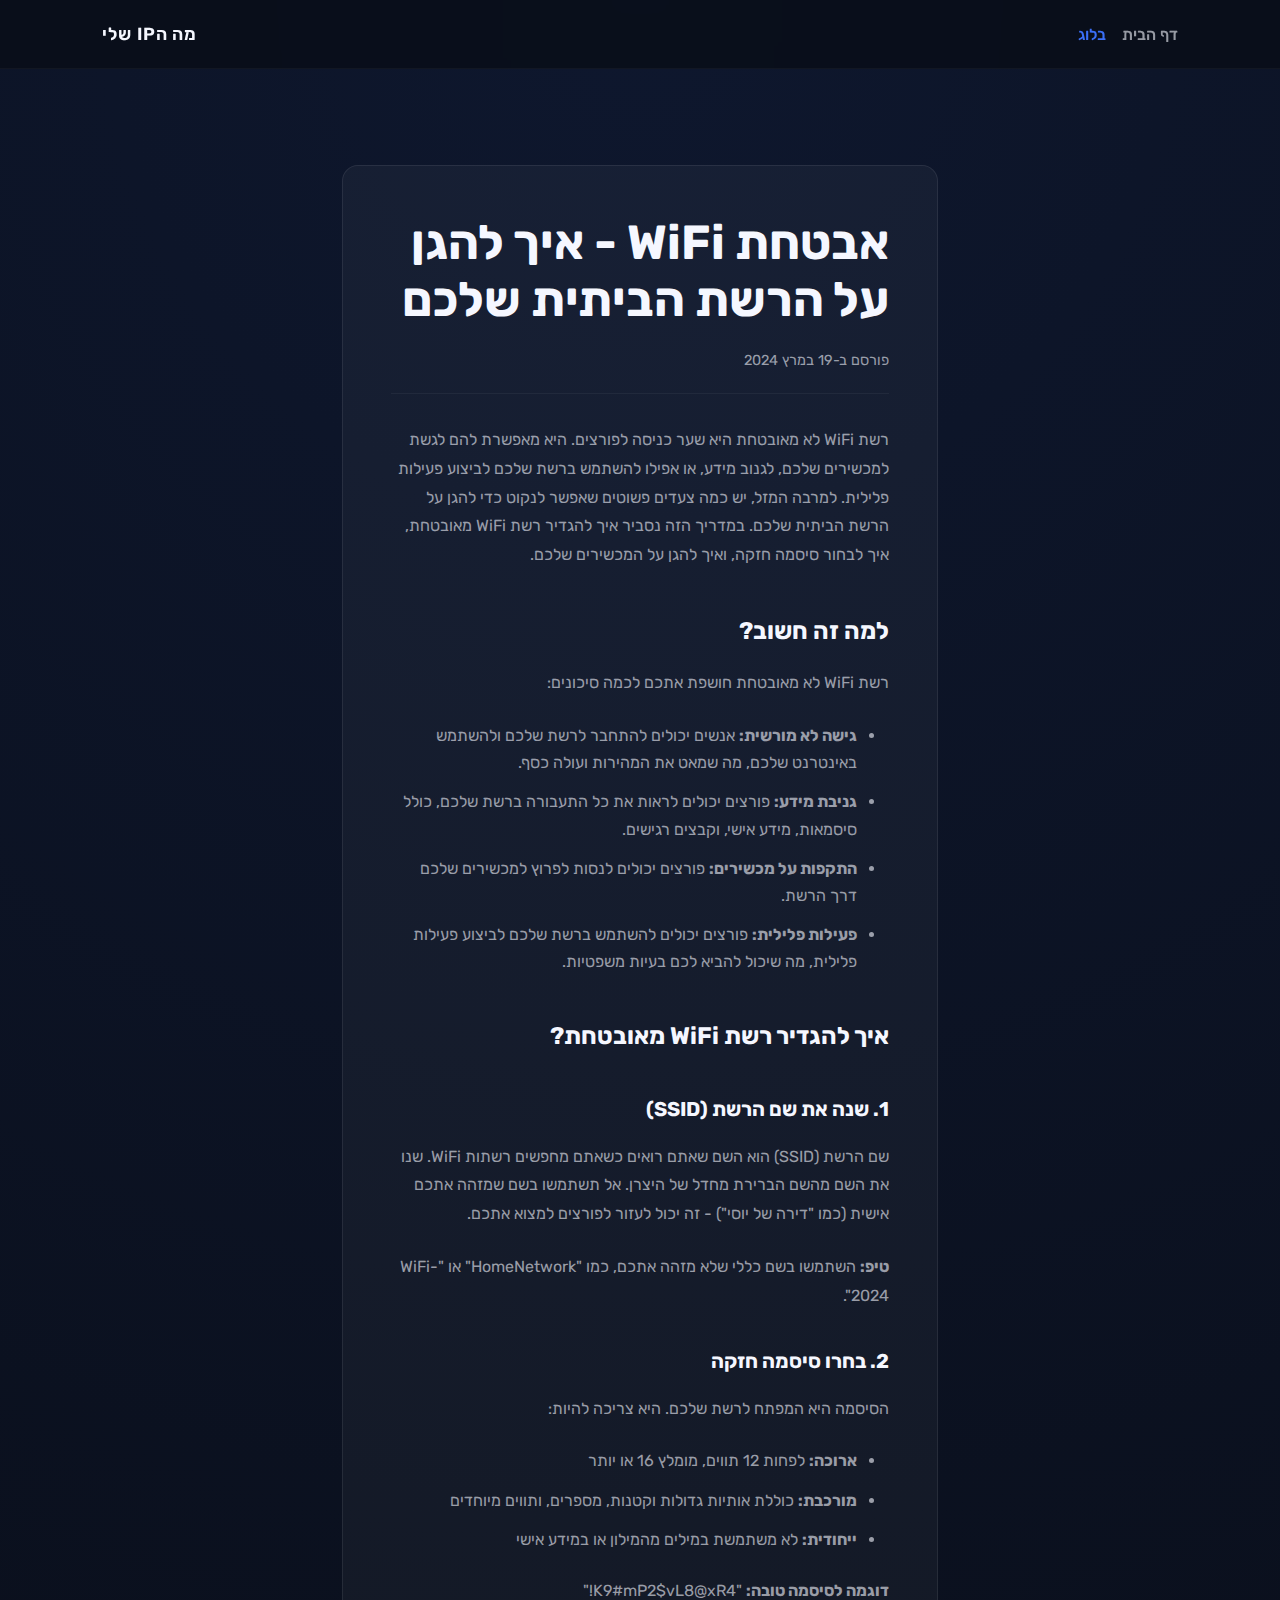
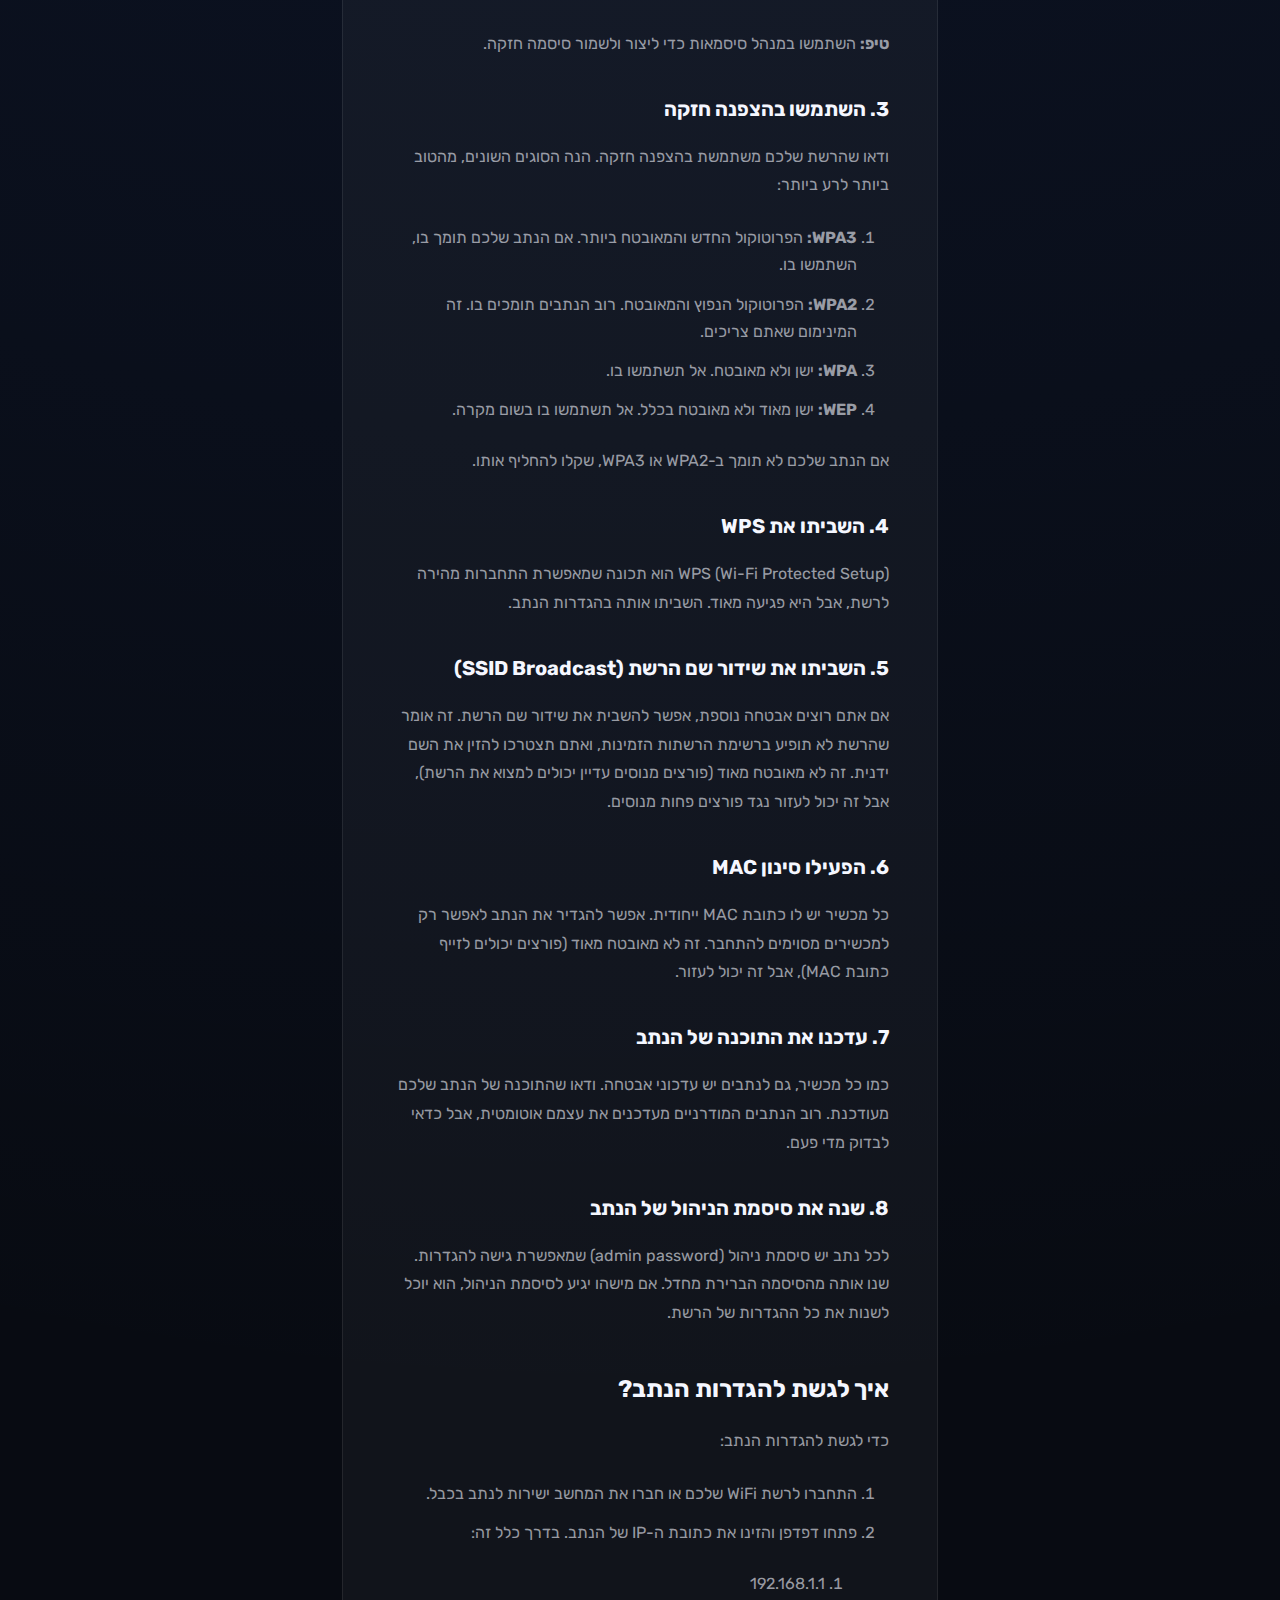
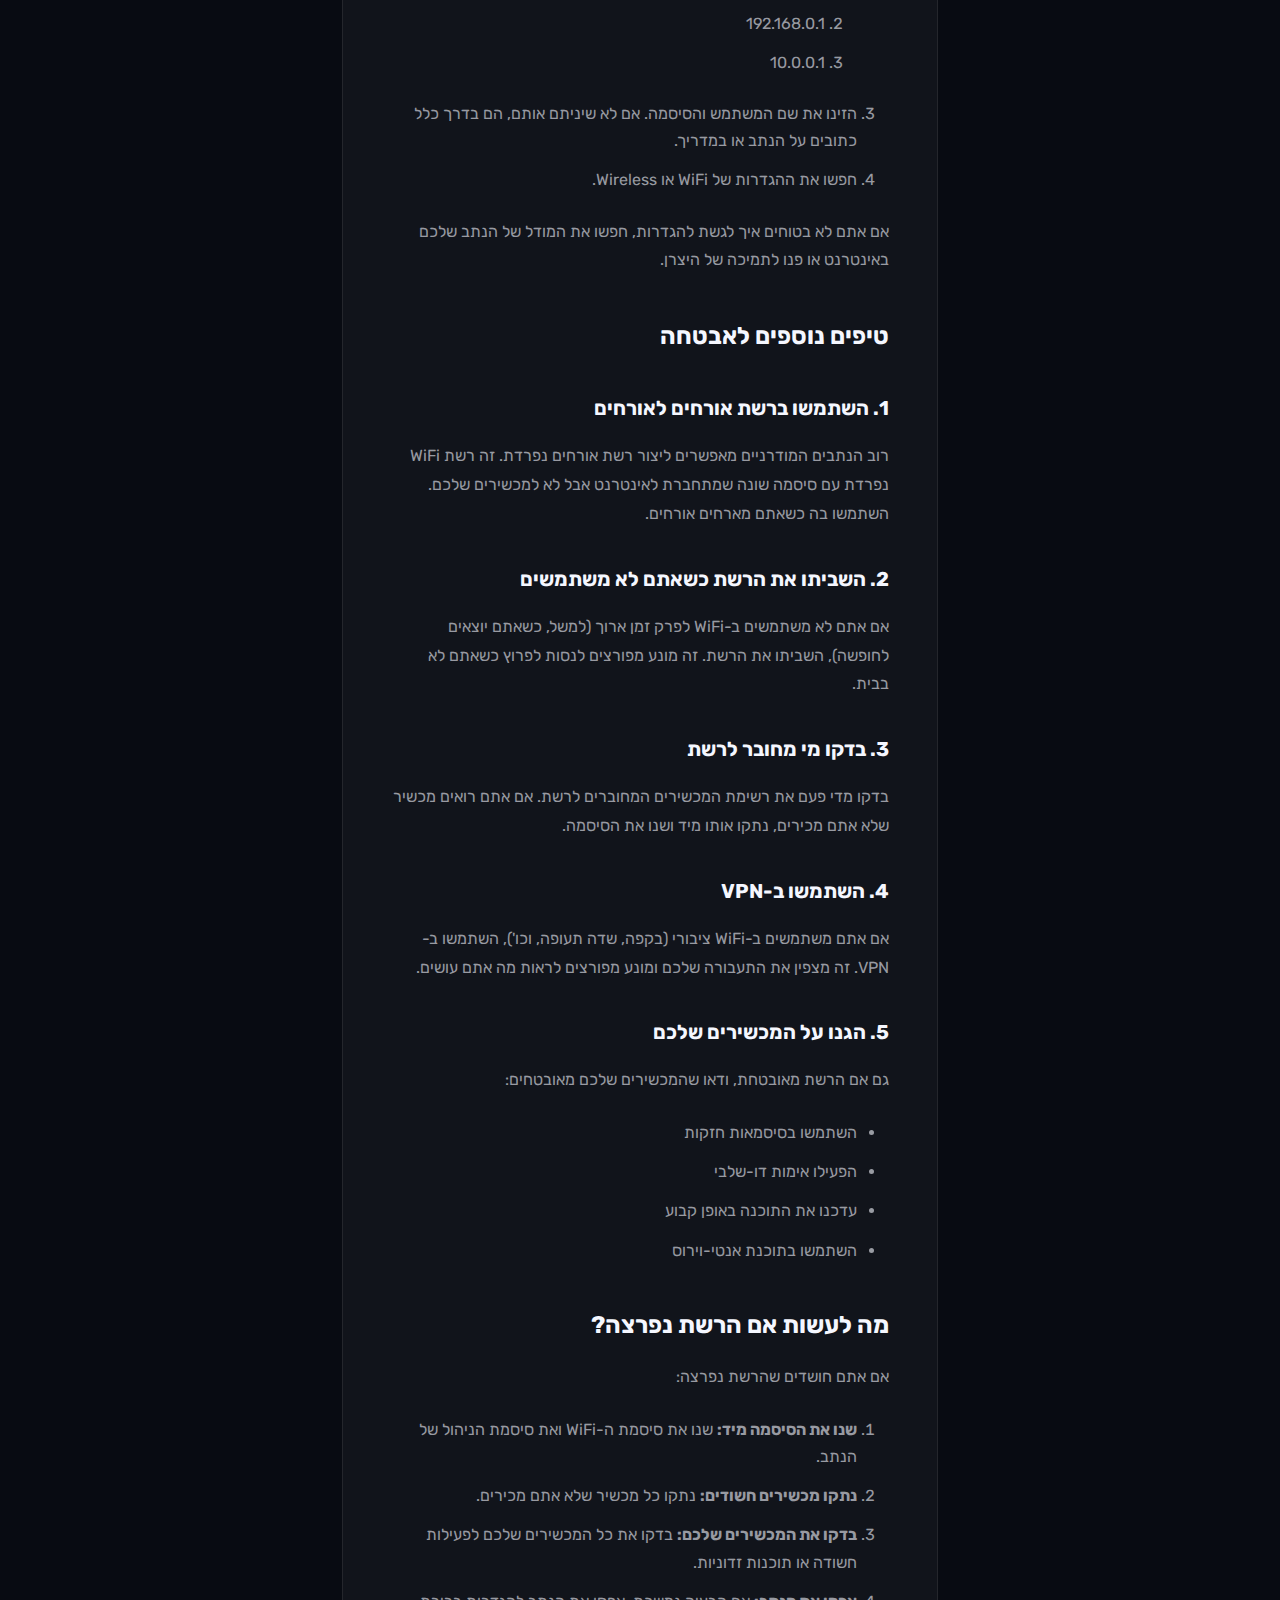
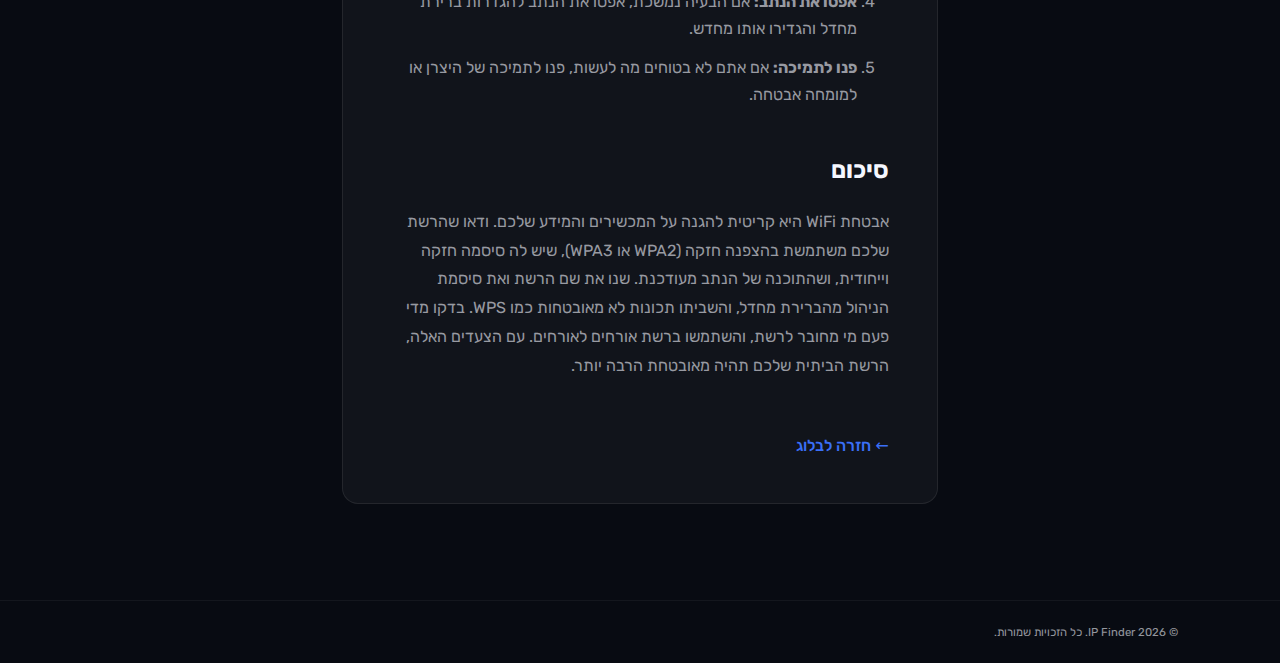
<file: blog-9.html>
<!DOCTYPE html>
<html lang="he">
  <head>
    <!-- Google tag (gtag.js) -->
    <script async src="https://www.googletagmanager.com/gtag/js?id=G-7JMH2MP13M"></script>
    <script>
      window.dataLayer = window.dataLayer || [];
      function gtag(){dataLayer.push(arguments);}
      gtag('js', new Date());
      gtag('config', 'G-7JMH2MP13M');
    </script>
    <meta charset="UTF-8" />
    <meta name="viewport" content="width=device-width, initial-scale=1.0" />
    <title>אבטחת WiFi - איך להגן על הרשת הביתית שלכם | מה הIP שלי</title>
    <meta name="description" content="רשת WiFi לא מאובטחת היא שער כניסה לפורצים. למדו איך להגדיר רשת WiFi מאובטחת, איך לבחור סיסמה חזקה, ואיך להגן על המכשירים שלכם מפני התקפות." />
    <meta name="keywords" content="אבטחת WiFi, רשת אלחוטית, אבטחת רשת, WPA3, סיסמת WiFi, הגנה על רשת ביתית" />
    <link rel="canonical" href="https://yourdomain.com/blog-9.html" />
    
    <!-- Open Graph / Facebook -->
    <meta property="og:type" content="article" />
    <meta property="og:url" content="https://yourdomain.com/blog-9.html" />
    <meta property="og:title" content="אבטחת WiFi - איך להגן על הרשת הביתית שלכם" />
    <meta property="og:description" content="רשת WiFi לא מאובטחת היא שער כניסה לפורצים. למדו איך להגדיר רשת WiFi מאובטחת, איך לבחור סיסמה חזקה, ואיך להגן על המכשירים שלכם מפני התקפות." />
    <meta property="og:image" content="https://yourdomain.com/og-image.jpg" />
    <meta property="article:published_time" content="2024-03-19T00:00:00+02:00" />
    
    <!-- Twitter -->
    <meta property="twitter:card" content="summary_large_image" />
    <meta property="twitter:url" content="https://yourdomain.com/blog-9.html" />
    <meta property="twitter:title" content="אבטחת WiFi - איך להגן על הרשת הביתית שלכם" />
    <meta property="twitter:description" content="רשת WiFi לא מאובטחת היא שער כניסה לפורצים. למדו איך להגדיר רשת WiFi מאובטחת, איך לבחור סיסמה חזקה, ואיך להגן על המכשירים שלכם מפני התקפות." />
    <meta property="twitter:image" content="https://yourdomain.com/og-image.jpg" />
    <script async src="https://pagead2.googlesyndication.com/pagead/js/adsbygoogle.js?client=ca-pub-3962742647569998"
     crossorigin="anonymous"></script>
    <link rel="stylesheet" href="styles.css" />
    <link rel="icon" type="image/svg+xml" href="favicon.svg" />
    <link rel="preconnect" href="https://fonts.googleapis.com" />
    <link rel="preconnect" href="https://fonts.gstatic.com" crossorigin />
    <link
      href="https://fonts.googleapis.com/css2?family=Rubik:wght@300;400;500;600&display=swap"
      rel="stylesheet"
    />
    
    <script type="application/ld+json">
    {
      "@context": "https://schema.org",
      "@type": "Article",
      "headline": "אבטחת WiFi - איך להגן על הרשת הביתית שלכם",
      "description": "רשת WiFi לא מאובטחת היא שער כניסה לפורצים. למדו איך להגדיר רשת WiFi מאובטחת, איך לבחור סיסמה חזקה, ואיך להגן על המכשירים שלכם מפני התקפות.",
      "image": "https://yourdomain.com/og-image.jpg",
      "author": {
        "@type": "Organization",
        "name": "מה הIP שלי"
      },
      "publisher": {
        "@type": "Organization",
        "name": "מה הIP שלי",
        "logo": {
          "@type": "ImageObject",
          "url": "https://yourdomain.com/favicon.svg"
        }
      },
      "datePublished": "2024-03-19T00:00:00+02:00",
      "dateModified": "2024-03-19T00:00:00+02:00",
      "mainEntityOfPage": {
        "@type": "WebPage",
        "@id": "https://yourdomain.com/blog-9.html"
      }
    }
    </script>
  </head>
  <body>
    <header class="site-header">
      <a class="brand" href="index.html">מה הIP שלי</a>
      <nav>
        <a href="index.html">דף הבית</a>
        <a class="active" href="blog.html">בלוג</a>
      </nav>
    </header>

    <main class="blog-post">
      <article>
        <h1>אבטחת WiFi - איך להגן על הרשת הביתית שלכם</h1>
        <div class="meta">פורסם ב-19 במרץ 2024</div>
        <div class="content">
          <p>
            רשת WiFi לא מאובטחת היא שער כניסה לפורצים. היא מאפשרת להם לגשת למכשירים שלכם,
            לגנוב מידע, או אפילו להשתמש ברשת שלכם לביצוע פעילות פלילית. למרבה המזל, יש כמה
            צעדים פשוטים שאפשר לנקוט כדי להגן על הרשת הביתית שלכם. במדריך הזה נסביר איך
            להגדיר רשת WiFi מאובטחת, איך לבחור סיסמה חזקה, ואיך להגן על המכשירים שלכם.
          </p>

          <h2>למה זה חשוב?</h2>
          <p>
            רשת WiFi לא מאובטחת חושפת אתכם לכמה סיכונים:
          </p>
          <ul>
            <li>
              <strong>גישה לא מורשית:</strong> אנשים יכולים להתחבר לרשת שלכם ולהשתמש
              באינטרנט שלכם, מה שמאט את המהירות ועולה כסף.
            </li>
            <li>
              <strong>גניבת מידע:</strong> פורצים יכולים לראות את כל התעבורה ברשת שלכם,
              כולל סיסמאות, מידע אישי, וקבצים רגישים.
            </li>
            <li>
              <strong>התקפות על מכשירים:</strong> פורצים יכולים לנסות לפרוץ למכשירים
              שלכם דרך הרשת.
            </li>
            <li>
              <strong>פעילות פלילית:</strong> פורצים יכולים להשתמש ברשת שלכם לביצוע
              פעילות פלילית, מה שיכול להביא לכם בעיות משפטיות.
            </li>
          </ul>

          <h2>איך להגדיר רשת WiFi מאובטחת?</h2>

          <h3>1. שנה את שם הרשת (SSID)</h3>
          <p>
            שם הרשת (SSID) הוא השם שאתם רואים כשאתם מחפשים רשתות WiFi. שנו את השם
            מהשם הברירת מחדל של היצרן. אל תשתמשו בשם שמזהה אתכם אישית (כמו "דירה של
            יוסי") - זה יכול לעזור לפורצים למצוא אתכם.
          </p>
          <p>
            <strong>טיפ:</strong> השתמשו בשם כללי שלא מזהה אתכם, כמו "HomeNetwork" או
            "WiFi-2024".
          </p>

          <h3>2. בחרו סיסמה חזקה</h3>
          <p>
            הסיסמה היא המפתח לרשת שלכם. היא צריכה להיות:
          </p>
          <ul>
            <li><strong>ארוכה:</strong> לפחות 12 תווים, מומלץ 16 או יותר</li>
            <li><strong>מורכבת:</strong> כוללת אותיות גדולות וקטנות, מספרים, ותווים מיוחדים</li>
            <li><strong>ייחודית:</strong> לא משתמשת במילים מהמילון או במידע אישי</li>
          </ul>
          <p>
            <strong>דוגמה לסיסמה טובה:</strong> "K9#mP2$vL8@xR4!"
          </p>
          <p>
            <strong>טיפ:</strong> השתמשו במנהל סיסמאות כדי ליצור ולשמור סיסמה חזקה.
          </p>

          <h3>3. השתמשו בהצפנה חזקה</h3>
          <p>
            ודאו שהרשת שלכם משתמשת בהצפנה חזקה. הנה הסוגים השונים, מהטוב ביותר לרע ביותר:
          </p>
          <ol>
            <li>
              <strong>WPA3:</strong> הפרוטוקול החדש והמאובטח ביותר. אם הנתב שלכם תומך
              בו, השתמשו בו.
            </li>
            <li>
              <strong>WPA2:</strong> הפרוטוקול הנפוץ והמאובטח. רוב הנתבים תומכים בו.
              זה המינימום שאתם צריכים.
            </li>
            <li>
              <strong>WPA:</strong> ישן ולא מאובטח. אל תשתמשו בו.
            </li>
            <li>
              <strong>WEP:</strong> ישן מאוד ולא מאובטח בכלל. אל תשתמשו בו בשום מקרה.
            </li>
          </ol>
          <p>
            אם הנתב שלכם לא תומך ב-WPA2 או WPA3, שקלו להחליף אותו.
          </p>

          <h3>4. השביתו את WPS</h3>
          <p>
            WPS (Wi-Fi Protected Setup) הוא תכונה שמאפשרת התחברות מהירה לרשת, אבל היא
            פגיעה מאוד. השביתו אותה בהגדרות הנתב.
          </p>

          <h3>5. השביתו את שידור שם הרשת (SSID Broadcast)</h3>
          <p>
            אם אתם רוצים אבטחה נוספת, אפשר להשבית את שידור שם הרשת. זה אומר שהרשת לא
            תופיע ברשימת הרשתות הזמינות, ואתם תצטרכו להזין את השם ידנית. זה לא מאובטח
            מאוד (פורצים מנוסים עדיין יכולים למצוא את הרשת), אבל זה יכול לעזור נגד
            פורצים פחות מנוסים.
          </p>

          <h3>6. הפעילו סינון MAC</h3>
          <p>
            כל מכשיר יש לו כתובת MAC ייחודית. אפשר להגדיר את הנתב לאפשר רק למכשירים
            מסוימים להתחבר. זה לא מאובטח מאוד (פורצים יכולים לזייף כתובת MAC), אבל זה
            יכול לעזור.
          </p>

          <h3>7. עדכנו את התוכנה של הנתב</h3>
          <p>
            כמו כל מכשיר, גם לנתבים יש עדכוני אבטחה. ודאו שהתוכנה של הנתב שלכם מעודכנת.
            רוב הנתבים המודרניים מעדכנים את עצמם אוטומטית, אבל כדאי לבדוק מדי פעם.
          </p>

          <h3>8. שנה את סיסמת הניהול של הנתב</h3>
          <p>
            לכל נתב יש סיסמת ניהול (admin password) שמאפשרת גישה להגדרות. שנו אותה
            מהסיסמה הברירת מחדל. אם מישהו יגיע לסיסמת הניהול, הוא יוכל לשנות את כל
            ההגדרות של הרשת.
          </p>

          <h2>איך לגשת להגדרות הנתב?</h2>
          <p>
            כדי לגשת להגדרות הנתב:
          </p>
          <ol>
            <li>
              התחברו לרשת WiFi שלכם או חברו את המחשב ישירות לנתב בכבל.
            </li>
            <li>
              פתחו דפדפן והזינו את כתובת ה-IP של הנתב. בדרך כלל זה:
              <ul>
                <li>192.168.1.1</li>
                <li>192.168.0.1</li>
                <li>10.0.0.1</li>
              </ul>
            </li>
            <li>
              הזינו את שם המשתמש והסיסמה. אם לא שיניתם אותם, הם בדרך כלל כתובים על
              הנתב או במדריך.
            </li>
            <li>
              חפשו את ההגדרות של WiFi או Wireless.
            </li>
          </ol>
          <p>
            אם אתם לא בטוחים איך לגשת להגדרות, חפשו את המודל של הנתב שלכם באינטרנט או
            פנו לתמיכה של היצרן.
          </p>

          <h2>טיפים נוספים לאבטחה</h2>

          <h3>1. השתמשו ברשת אורחים לאורחים</h3>
          <p>
            רוב הנתבים המודרניים מאפשרים ליצור רשת אורחים נפרדת. זה רשת WiFi נפרדת עם
            סיסמה שונה שמתחברת לאינטרנט אבל לא למכשירים שלכם. השתמשו בה כשאתם מארחים
            אורחים.
          </p>

          <h3>2. השביתו את הרשת כשאתם לא משתמשים</h3>
          <p>
            אם אתם לא משתמשים ב-WiFi לפרק זמן ארוך (למשל, כשאתם יוצאים לחופשה), השביתו
            את הרשת. זה מונע מפורצים לנסות לפרוץ כשאתם לא בבית.
          </p>

          <h3>3. בדקו מי מחובר לרשת</h3>
          <p>
            בדקו מדי פעם את רשימת המכשירים המחוברים לרשת. אם אתם רואים מכשיר שלא אתם
            מכירים, נתקו אותו מיד ושנו את הסיסמה.
          </p>

          <h3>4. השתמשו ב-VPN</h3>
          <p>
            אם אתם משתמשים ב-WiFi ציבורי (בקפה, שדה תעופה, וכו'), השתמשו ב-VPN. זה
            מצפין את התעבורה שלכם ומונע מפורצים לראות מה אתם עושים.
          </p>

          <h3>5. הגנו על המכשירים שלכם</h3>
          <p>
            גם אם הרשת מאובטחת, ודאו שהמכשירים שלכם מאובטחים:
          </p>
          <ul>
            <li>השתמשו בסיסמאות חזקות</li>
            <li>הפעילו אימות דו-שלבי</li>
            <li>עדכנו את התוכנה באופן קבוע</li>
            <li>השתמשו בתוכנת אנטי-וירוס</li>
          </ul>

          <h2>מה לעשות אם הרשת נפרצה?</h2>
          <p>
            אם אתם חושדים שהרשת נפרצה:
          </p>
          <ol>
            <li>
              <strong>שנו את הסיסמה מיד:</strong> שנו את סיסמת ה-WiFi ואת סיסמת הניהול
              של הנתב.
            </li>
            <li>
              <strong>נתקו מכשירים חשודים:</strong> נתקו כל מכשיר שלא אתם מכירים.
            </li>
            <li>
              <strong>בדקו את המכשירים שלכם:</strong> בדקו את כל המכשירים שלכם לפעילות
              חשודה או תוכנות זדוניות.
            </li>
            <li>
              <strong>אפסו את הנתב:</strong> אם הבעיה נמשכת, אפסו את הנתב להגדרות
              ברירת מחדל והגדירו אותו מחדש.
            </li>
            <li>
              <strong>פנו לתמיכה:</strong> אם אתם לא בטוחים מה לעשות, פנו לתמיכה של
              היצרן או למומחה אבטחה.
            </li>
          </ol>

          <h2>סיכום</h2>
          <p>
            אבטחת WiFi היא קריטית להגנה על המכשירים והמידע שלכם. ודאו שהרשת שלכם משתמשת
            בהצפנה חזקה (WPA2 או WPA3), שיש לה סיסמה חזקה וייחודית, ושהתוכנה של הנתב
            מעודכנת. שנו את שם הרשת ואת סיסמת הניהול מהברירת מחדל, והשביתו תכונות לא
            מאובטחות כמו WPS. בדקו מדי פעם מי מחובר לרשת, והשתמשו ברשת אורחים לאורחים.
            עם הצעדים האלה, הרשת הביתית שלכם תהיה מאובטחת הרבה יותר.
          </p>
        </div>
        <a href="blog.html" class="back-link">← חזרה לבלוג</a>
      </article>
    </main>

    <footer class="site-footer">
      <small>© <span id="year"></span> IP Finder. כל הזכויות שמורות.</small>
    </footer>

    <script src="script.js" defer></script>
  </body>
</html>
</file>
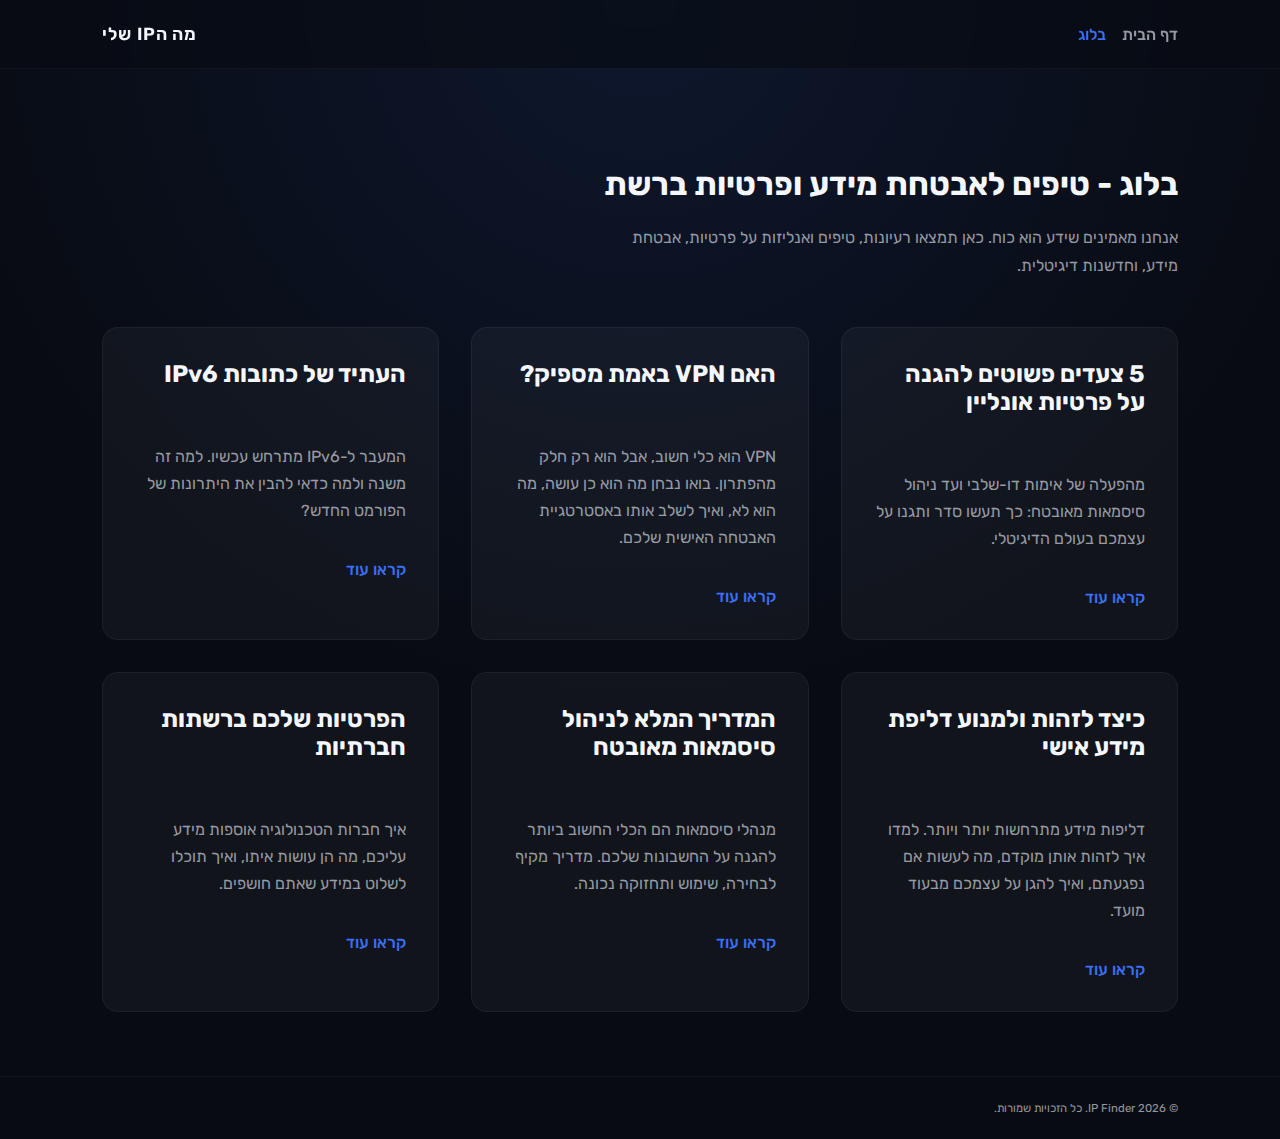
<file: blog.html>
<!DOCTYPE html>
<html lang="he">
  <head>
    <meta charset="UTF-8" />
    <meta name="viewport" content="width=device-width, initial-scale=1.0" />
    <title>בלוג - טיפים לאבטחת מידע ופרטיות ברשת | מה הIP שלי</title>
    <meta name="description" content="קראו מאמרים מקצועיים על אבטחת מידע, פרטיות ברשת, VPN, כתובות IP, וטיפים להגנה על המידע האישי שלכם." />
    <meta name="keywords" content="אבטחת מידע, פרטיות ברשת, VPN, IP, סיסמאות, הגנה דיגיטלית, אבטחת סייבר" />
    <link rel="canonical" href="https://yourdomain.com/blog.html" />
    
    <!-- Open Graph / Facebook -->
    <meta property="og:type" content="website" />
    <meta property="og:url" content="https://yourdomain.com/blog.html" />
    <meta property="og:title" content="בלוג - טיפים לאבטחת מידע ופרטיות ברשת" />
    <meta property="og:description" content="קראו מאמרים מקצועיים על אבטחת מידע, פרטיות ברשת, VPN, כתובות IP, וטיפים להגנה על המידע האישי שלכם." />
    <meta property="og:image" content="https://yourdomain.com/og-image.jpg" />
    
    <!-- Twitter -->
    <meta property="twitter:card" content="summary_large_image" />
    <meta property="twitter:url" content="https://yourdomain.com/blog.html" />
    <meta property="twitter:title" content="בלוג - טיפים לאבטחת מידע ופרטיות ברשת" />
    <meta property="twitter:description" content="קראו מאמרים מקצועיים על אבטחת מידע, פרטיות ברשת, VPN, כתובות IP, וטיפים להגנה על המידע האישי שלכם." />
    <meta property="twitter:image" content="https://yourdomain.com/og-image.jpg" />
    <link rel="stylesheet" href="styles.css" />
    <link rel="icon" type="image/svg+xml" href="favicon.svg" />
    <link rel="preconnect" href="https://fonts.googleapis.com" />
    <link rel="preconnect" href="https://fonts.gstatic.com" crossorigin />
    <link
      href="https://fonts.googleapis.com/css2?family=Rubik:wght@300;400;500;600&display=swap"
      rel="stylesheet"
    />
    
    <script type="application/ld+json">
    {
      "@context": "https://schema.org",
      "@type": "CollectionPage",
      "name": "בלוג - טיפים לאבטחת מידע ופרטיות ברשת",
      "description": "קראו מאמרים מקצועיים על אבטחת מידע, פרטיות ברשת, VPN, כתובות IP, וטיפים להגנה על המידע האישי שלכם.",
      "url": "https://yourdomain.com/blog.html",
      "mainEntity": {
        "@type": "ItemList",
        "itemListElement": [
          {
            "@type": "ListItem",
            "position": 1,
            "name": "5 צעדים פשוטים להגנה על פרטיות אונליין",
            "url": "https://yourdomain.com/blog-1.html"
          },
          {
            "@type": "ListItem",
            "position": 2,
            "name": "האם VPN באמת מספיק?",
            "url": "https://yourdomain.com/blog-2.html"
          },
          {
            "@type": "ListItem",
            "position": 3,
            "name": "העתיד של כתובות IPv6",
            "url": "https://yourdomain.com/blog-3.html"
          },
          {
            "@type": "ListItem",
            "position": 4,
            "name": "כיצד לזהות ולמנוע דליפת מידע אישי",
            "url": "https://yourdomain.com/blog-4.html"
          },
          {
            "@type": "ListItem",
            "position": 5,
            "name": "המדריך המלא לניהול סיסמאות מאובטח",
            "url": "https://yourdomain.com/blog-5.html"
          },
          {
            "@type": "ListItem",
            "position": 6,
            "name": "הפרטיות שלכם ברשתות חברתיות",
            "url": "https://yourdomain.com/blog-6.html"
          }
        ]
      }
    }
    </script>
  </head>
  <body>
    <header class="site-header">
      <a class="brand" href="index.html">מה הIP שלי</a>
      <nav>
        <a href="index.html">דף הבית</a>
        <a class="active" href="blog.html">בלוג</a>
      </nav>
    </header>

    <main class="blog">
      <h1>בלוג - טיפים לאבטחת מידע ופרטיות ברשת</h1>
      <p class="intro">
        אנחנו מאמינים שידע הוא כוח. כאן תמצאו רעיונות, טיפים ואנליזות על פרטיות, אבטחת מידע,
        וחדשנות דיגיטלית.
      </p>

      <section class="blog-grid">
        <article>
          <h2>5 צעדים פשוטים להגנה על פרטיות אונליין</h2>
          <p>
            מהפעלה של אימות דו-שלבי ועד ניהול סיסמאות מאובטח: כך תעשו סדר ותגנו על עצמכם בעולם
            הדיגיטלי.
          </p>
          <a href="blog-1.html">קראו עוד</a>
        </article>

        <article>
          <h2>האם VPN באמת מספיק?</h2>
          <p>
            VPN הוא כלי חשוב, אבל הוא רק חלק מהפתרון. בואו נבחן מה הוא כן עושה, מה הוא לא, ואיך
            לשלב אותו באסטרטגיית האבטחה האישית שלכם.
          </p>
          <a href="blog-2.html">קראו עוד</a>
        </article>

        <article>
          <h2>העתיד של כתובות IPv6</h2>
          <p>
            המעבר ל-IPv6 מתרחש עכשיו. למה זה משנה ולמה כדאי להבין את היתרונות של הפורמט החדש?
          </p>
          <a href="blog-3.html">קראו עוד</a>
        </article>

        <article>
          <h2>כיצד לזהות ולמנוע דליפת מידע אישי</h2>
          <p>
            דליפות מידע מתרחשות יותר ויותר. למדו איך לזהות אותן מוקדם, מה לעשות אם נפגעתם, ואיך
            להגן על עצמכם מבעוד מועד.
          </p>
          <a href="blog-4.html">קראו עוד</a>
        </article>

        <article>
          <h2>המדריך המלא לניהול סיסמאות מאובטח</h2>
          <p>
            מנהלי סיסמאות הם הכלי החשוב ביותר להגנה על החשבונות שלכם. מדריך מקיף לבחירה, שימוש
            ותחזוקה נכונה.
          </p>
          <a href="blog-5.html">קראו עוד</a>
        </article>

        <article>
          <h2>הפרטיות שלכם ברשתות חברתיות</h2>
          <p>
            איך חברות הטכנולוגיה אוספות מידע עליכם, מה הן עושות איתו, ואיך תוכלו לשלוט במידע
            שאתם חושפים.
          </p>
          <a href="blog-6.html">קראו עוד</a>
        </article>
      </section>
    </main>

    <footer class="site-footer">
      <small>© <span id="year"></span> IP Finder. כל הזכויות שמורות.</small>
    </footer>

    <script src="script.js" defer></script>
  </body>
</html>
</file>
<file: styles.css>
:root{color-scheme:dark light;--bg:#080b12;--bg-soft:rgba(255,255,255,0.04);--text:#f5f7ff;--text-muted:rgba(245,247,255,0.6);--accent:#3a6ff7;--accent-soft:rgba(58,111,247,0.2);--shadow:0 25px 60px -25px rgba(0,0,0,0.65);font-family:'Rubik',system-ui,-apple-system,BlinkMacSystemFont,'Segoe UI',sans-serif;}*{box-sizing:border-box;}body{margin:0;background:radial-gradient(circle at top,rgba(58,111,247,0.12),transparent 55%),var(--bg);color:var(--text);min-height:100vh;display:flex;flex-direction:column;}a{color:var(--text);text-decoration:none;transition:color 0.2s ease;}a:hover,a:focus{color:var(--accent);}.site-header,.site-footer{display:flex;align-items:center;justify-content:space-between;padding:1.5rem 8vw;direction:rtl;}.site-header{flex-direction:row-reverse;backdrop-filter:blur(16px);background:rgba(8,11,18,0.65);position:sticky;top:0;z-index:100;border-bottom:1px solid rgba(255,255,255,0.04);}.site-footer{border-top:1px solid rgba(255,255,255,0.05);margin-top:auto;font-size:0.85rem;color:var(--text-muted);}.brand{font-weight:600;letter-spacing:0.05em;font-size:1.1rem;}nav{display:flex;gap:1rem;}nav a{opacity:0.6;font-weight:500;}nav a.active,nav a:hover{opacity:1;color:var(--accent);}.hero{display:grid;grid-template-columns:repeat(auto-fit,minmax(280px,1fr));gap:2.5rem;padding:6rem 8vw 4rem;max-width:1400px;margin:0 auto;width:100%;}.ip-card{background:var(--bg-soft);border:1px solid rgba(255,255,255,0.08);border-radius:16px;padding:2.5rem;box-shadow:var(--shadow);display:flex;flex-direction:column;gap:1rem;min-height:280px;}.hero,.info,.ads{direction:rtl;text-align:right;}.ip-row{display:flex;align-items:center;gap:0.75rem;flex-wrap:wrap;min-height:100px;}.ip-card h1{min-height:100px;margin:0;display:flex;align-items:center;flex-wrap:wrap;}.copy-domain{background:rgba(255,255,255,0.08);border:1px solid rgba(255,255,255,0.12);border-radius:999px;width:44px;height:44px;display:inline-flex;align-items:center;justify-content:center;cursor:pointer;color:var(--text);transition:background 0.2s ease,border-color 0.2s ease;}.copy-domain:hover,.copy-domain:focus{background:rgba(255,255,255,0.16);border-color:rgba(255,255,255,0.3);}.copy-domain svg{width:18px;height:18px;fill:currentColor;}.copy-domain.success{background:var(--accent);border-color:var(--accent);}.copy-domain.success svg{transform:scale(1.1);}.sr-only{position:absolute;width:1px;height:1px;padding:0;margin:-1px;overflow:hidden;clip:rect(0,0,0,0);white-space:nowrap;border:0;}.blog,.blog-post{direction:rtl;text-align:right;}.eyebrow{font-size:0.85rem;text-transform:uppercase;letter-spacing:0.18em;color:var(--text-muted);}#ip-address{font-size:clamp(2.5rem,5vw,4rem);font-weight:500;letter-spacing:0.05em;margin:0;min-height:80px;display:inline-block;}.subtext{color:var(--text-muted);margin:0;}.info-cards{display:grid;grid-template-columns:repeat(auto-fit,minmax(140px,1fr));gap:0.75rem;margin-top:1.5rem;min-height:120px;}.info-card{background:rgba(255,255,255,0.03);border:1px solid rgba(255,255,255,0.06);border-radius:12px;padding:1rem;display:flex;flex-direction:column;gap:0.5rem;transition:background 0.2s ease,border-color 0.2s ease;min-height:80px;}.info-card:hover{background:rgba(255,255,255,0.05);border-color:rgba(255,255,255,0.1);}.info-label{font-size:0.75rem;text-transform:uppercase;letter-spacing:0.1em;color:var(--text-muted);font-weight:500;}.info-value{font-size:0.95rem;color:var(--text);font-weight:500;}.info{display:grid;gap:2rem;align-content:start;}.info article{background:rgba(255,255,255,0.02);border:1px solid rgba(255,255,255,0.05);border-radius:16px;padding:2rem;backdrop-filter:blur(10px);}.ads{grid-column:1 / -1;display:grid;grid-template-columns:repeat(auto-fit,minmax(240px,1fr));gap:1.5rem;}.ad-slot{border:1px dashed rgba(245,247,255,0.25);border-radius:16px;padding:2.5rem;display:flex;flex-direction:column;align-items:center;justify-content:center;gap:0.75rem;color:var(--text-muted);background:rgba(255,255,255,0.02);}.ad-slot span{font-weight:500;letter-spacing:0.08em;text-transform:uppercase;color:var(--text);}.ad-slot small{font-size:0.8rem;opacity:0.7;}.info h2,.blog h1,.blog h2{margin-top:0;}.info p,.blog p{line-height:1.7;color:var(--text-muted);}.blog{padding:6rem 8vw 4rem;}.blog .intro{max-width:580px;margin-bottom:3rem;}.blog-grid{display:grid;grid-template-columns:repeat(auto-fit,minmax(260px,1fr));gap:2rem;}.blog-grid article{padding:2rem;background:var(--bg-soft);border:1px solid rgba(255,255,255,0.05);border-radius:16px;display:flex;flex-direction:column;gap:1.2rem;}.blog-grid a{font-weight:500;color:var(--accent);}.blog-post{max-width:800px;margin:0 auto;padding:6rem 8vw 4rem;}.blog-post article{background:var(--bg-soft);border:1px solid rgba(255,255,255,0.08);border-radius:16px;padding:3rem;margin-bottom:2rem;}.blog-post h1{font-size:clamp(2rem,4vw,3rem);margin-top:0;margin-bottom:1.5rem;}.blog-post .meta{color:var(--text-muted);font-size:0.9rem;margin-bottom:2rem;padding-bottom:1.5rem;border-bottom:1px solid rgba(255,255,255,0.05);}.blog-post .content{line-height:1.8;color:var(--text-muted);}.blog-post .content p{margin-bottom:1.5rem;}.blog-post .content h2{color:var(--text);margin-top:2.5rem;margin-bottom:1rem;font-size:1.5rem;}.blog-post .content h3{color:var(--text);margin-top:2rem;margin-bottom:1rem;font-size:1.25rem;}.blog-post .content ul,.blog-post .content ol{margin:1.5rem 0;padding-right:2rem;color:var(--text-muted);}.blog-post .content li{margin-bottom:0.75rem;line-height:1.7;}.blog-post .content ul li{list-style-type:disc;}.blog-post .content ol li{list-style-type:decimal;}.blog-post .back-link{display:inline-block;margin-top:2rem;color:var(--accent);font-weight:500;}@media (min-width:1200px){.hero{grid-template-columns:1fr 1fr;}.ip-card{grid-row:1 / 3;}}@media (max-width:600px){.site-header,.site-footer{padding:1.25rem 6vw;}.hero,.blog{padding:5rem 6vw 3rem;}.ip-row{flex-direction:column;align-items:flex-start;}.info-cards{grid-template-columns:1fr;gap:0.5rem;}.info-card{padding:0.875rem;}}
</file>
